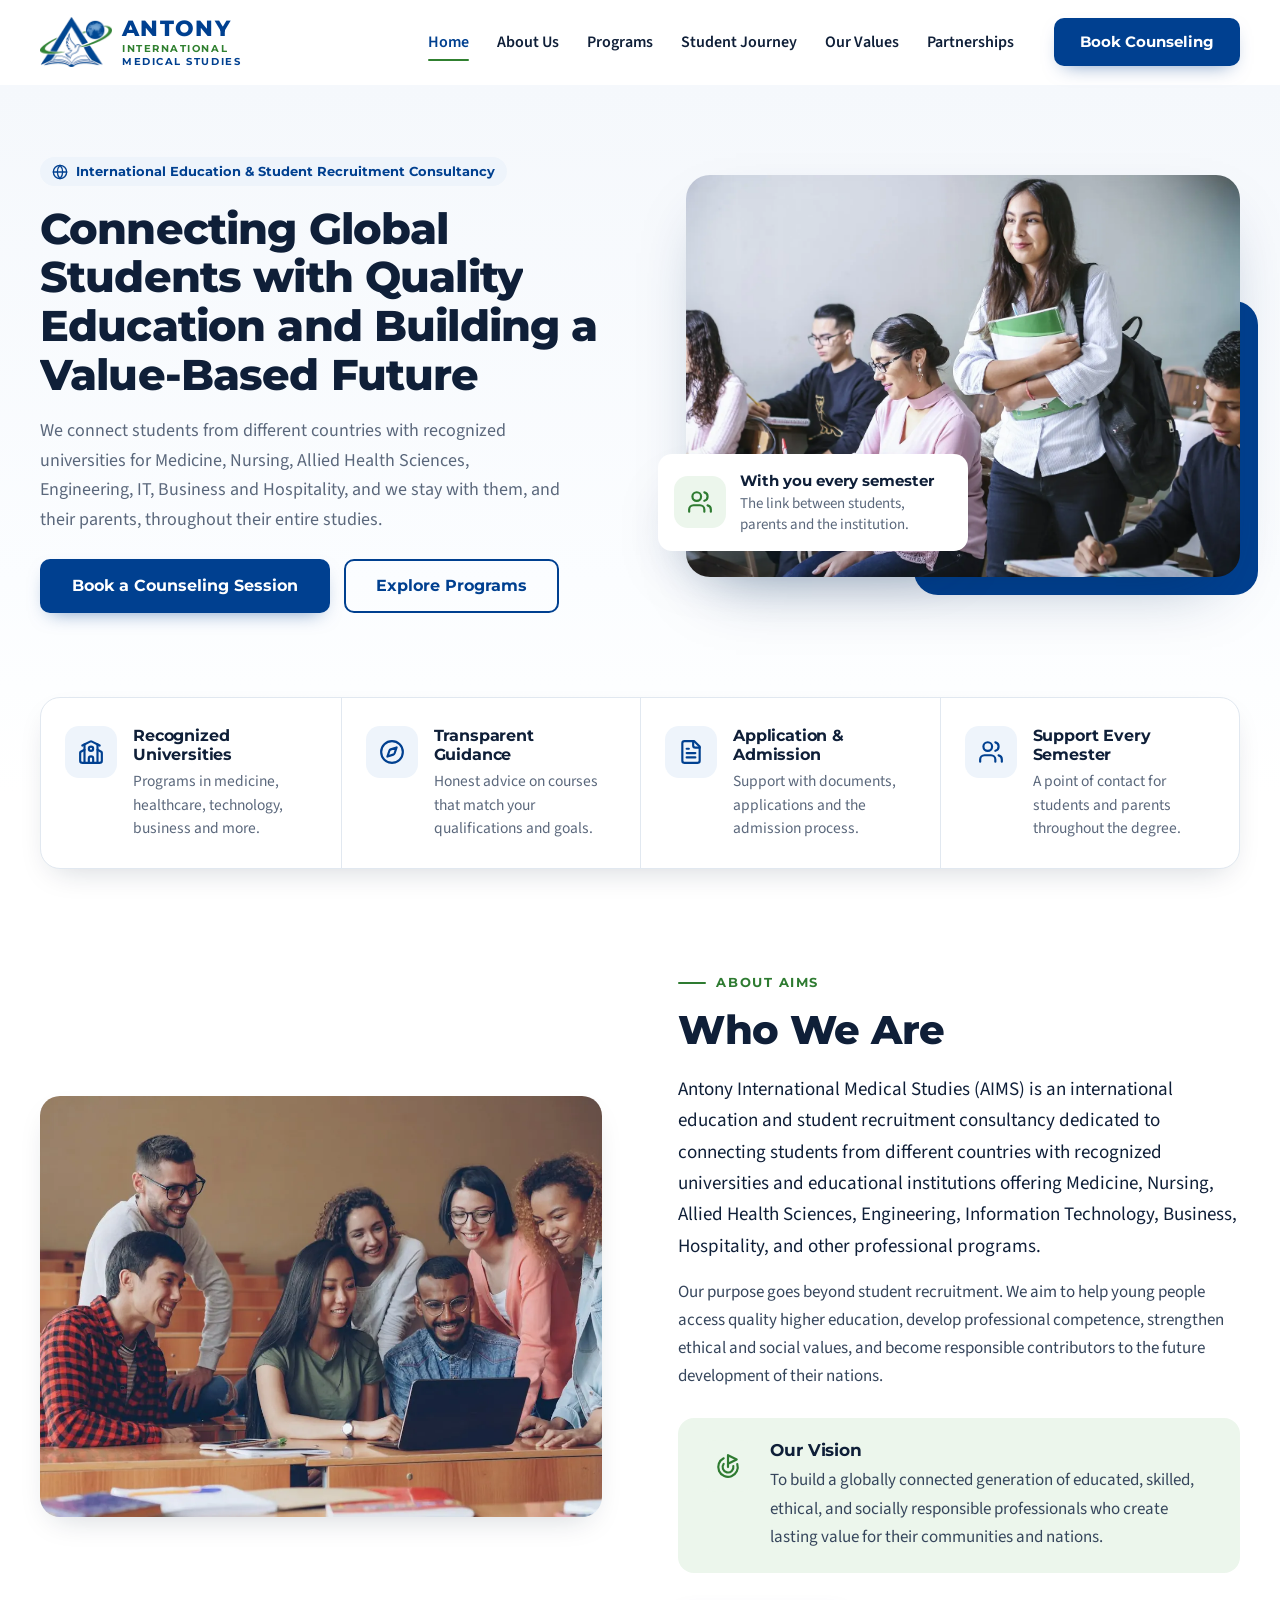
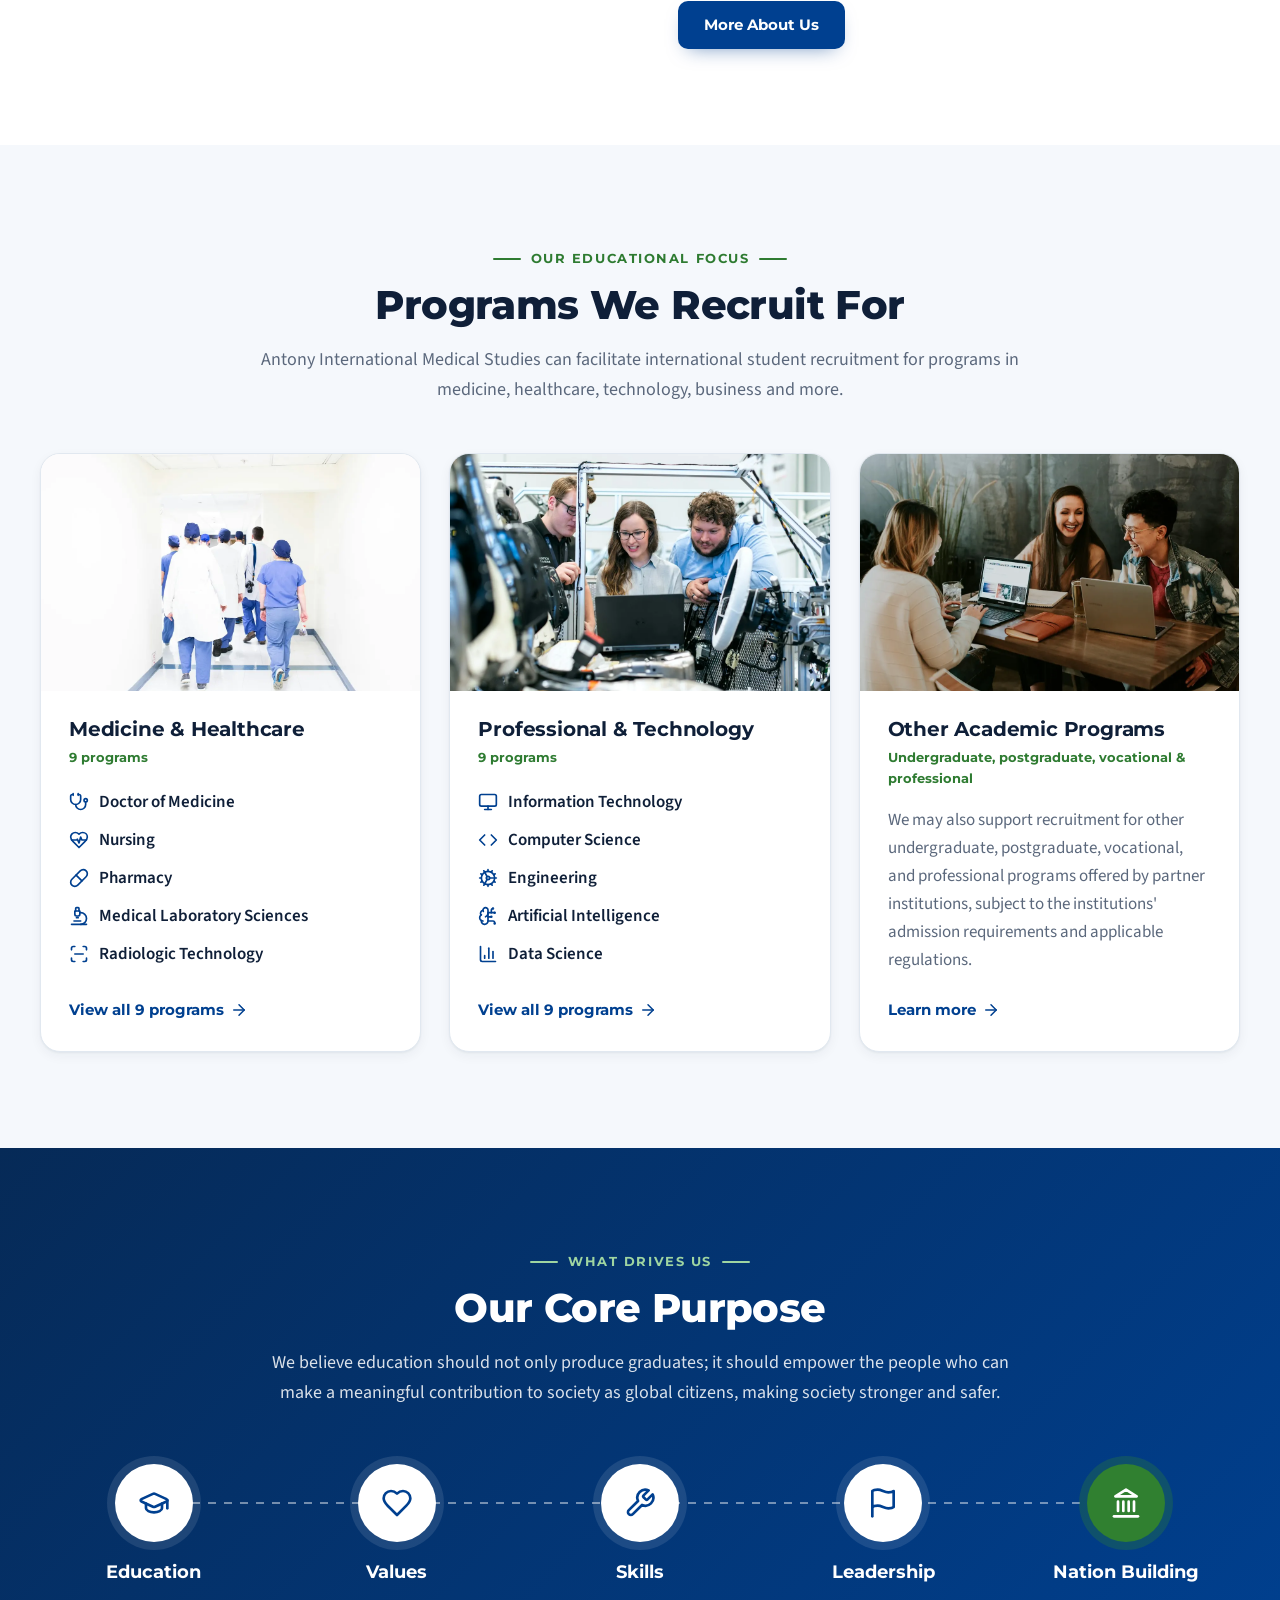
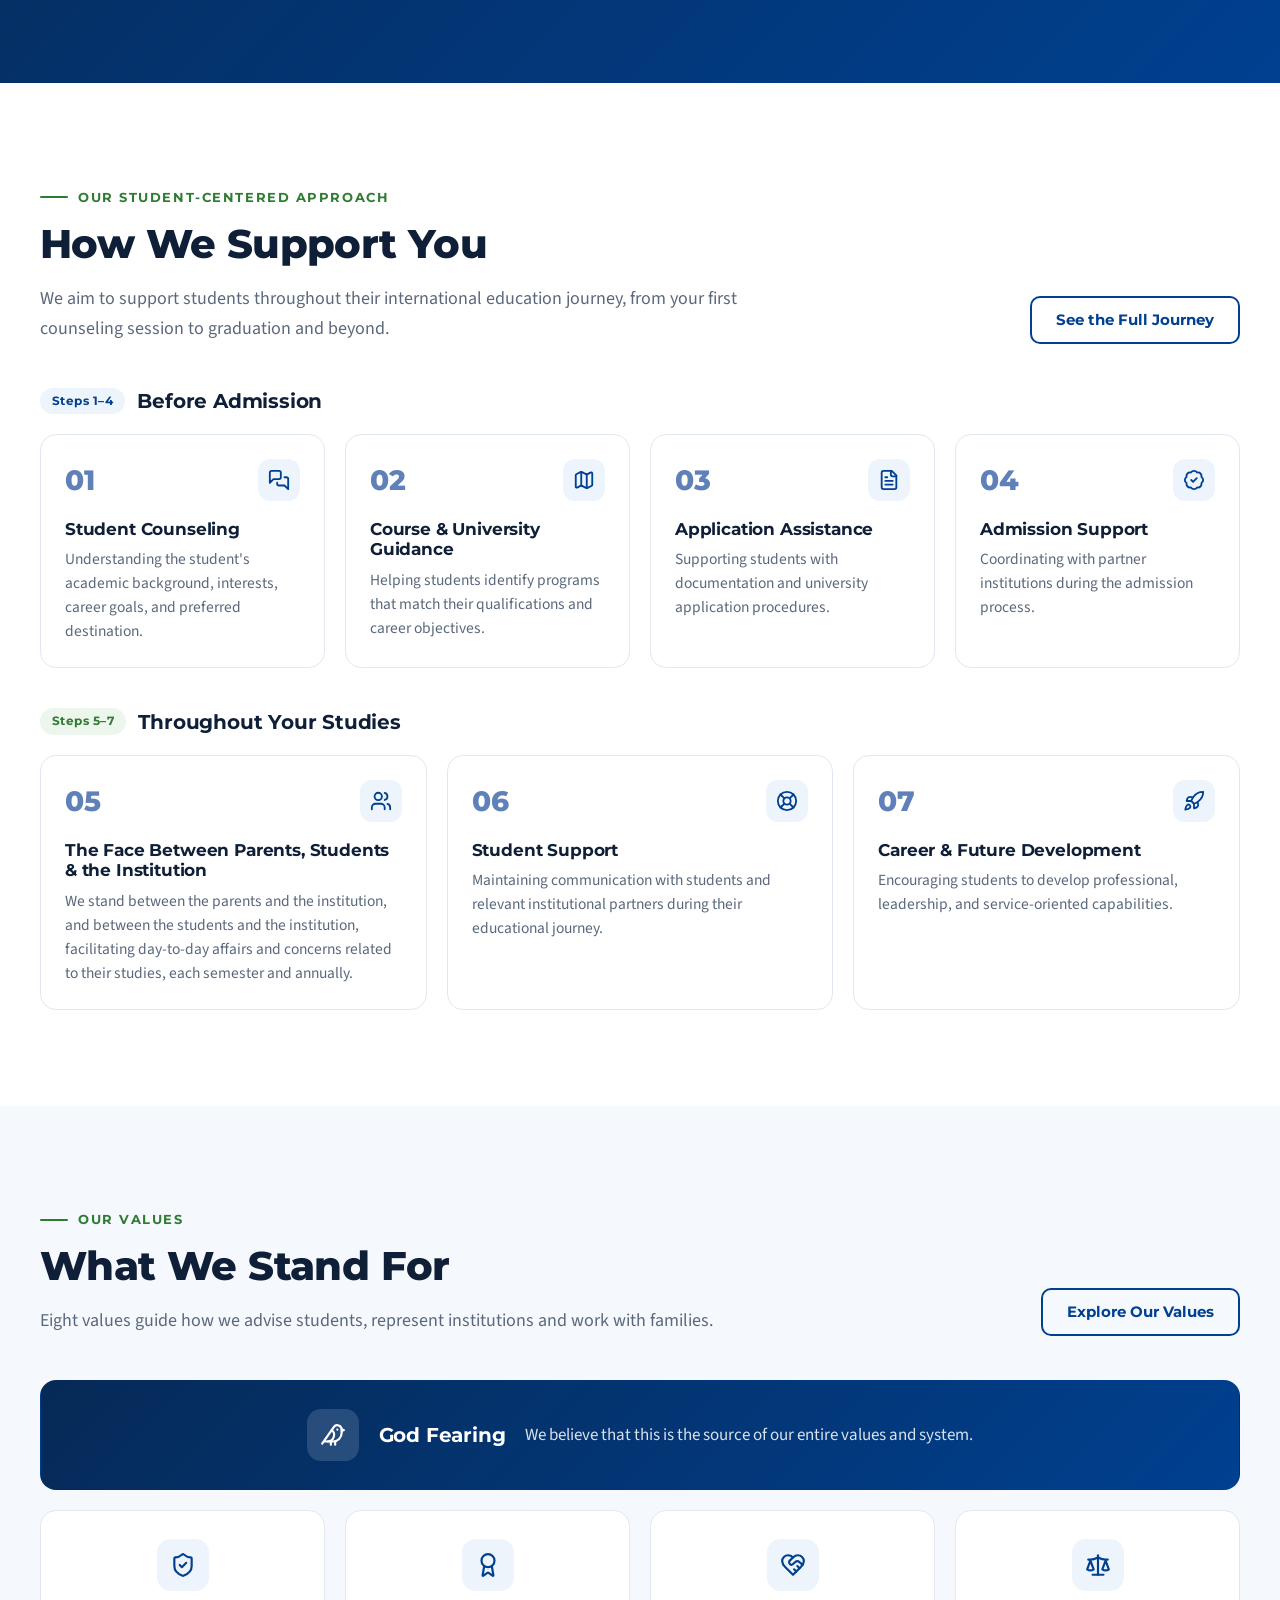
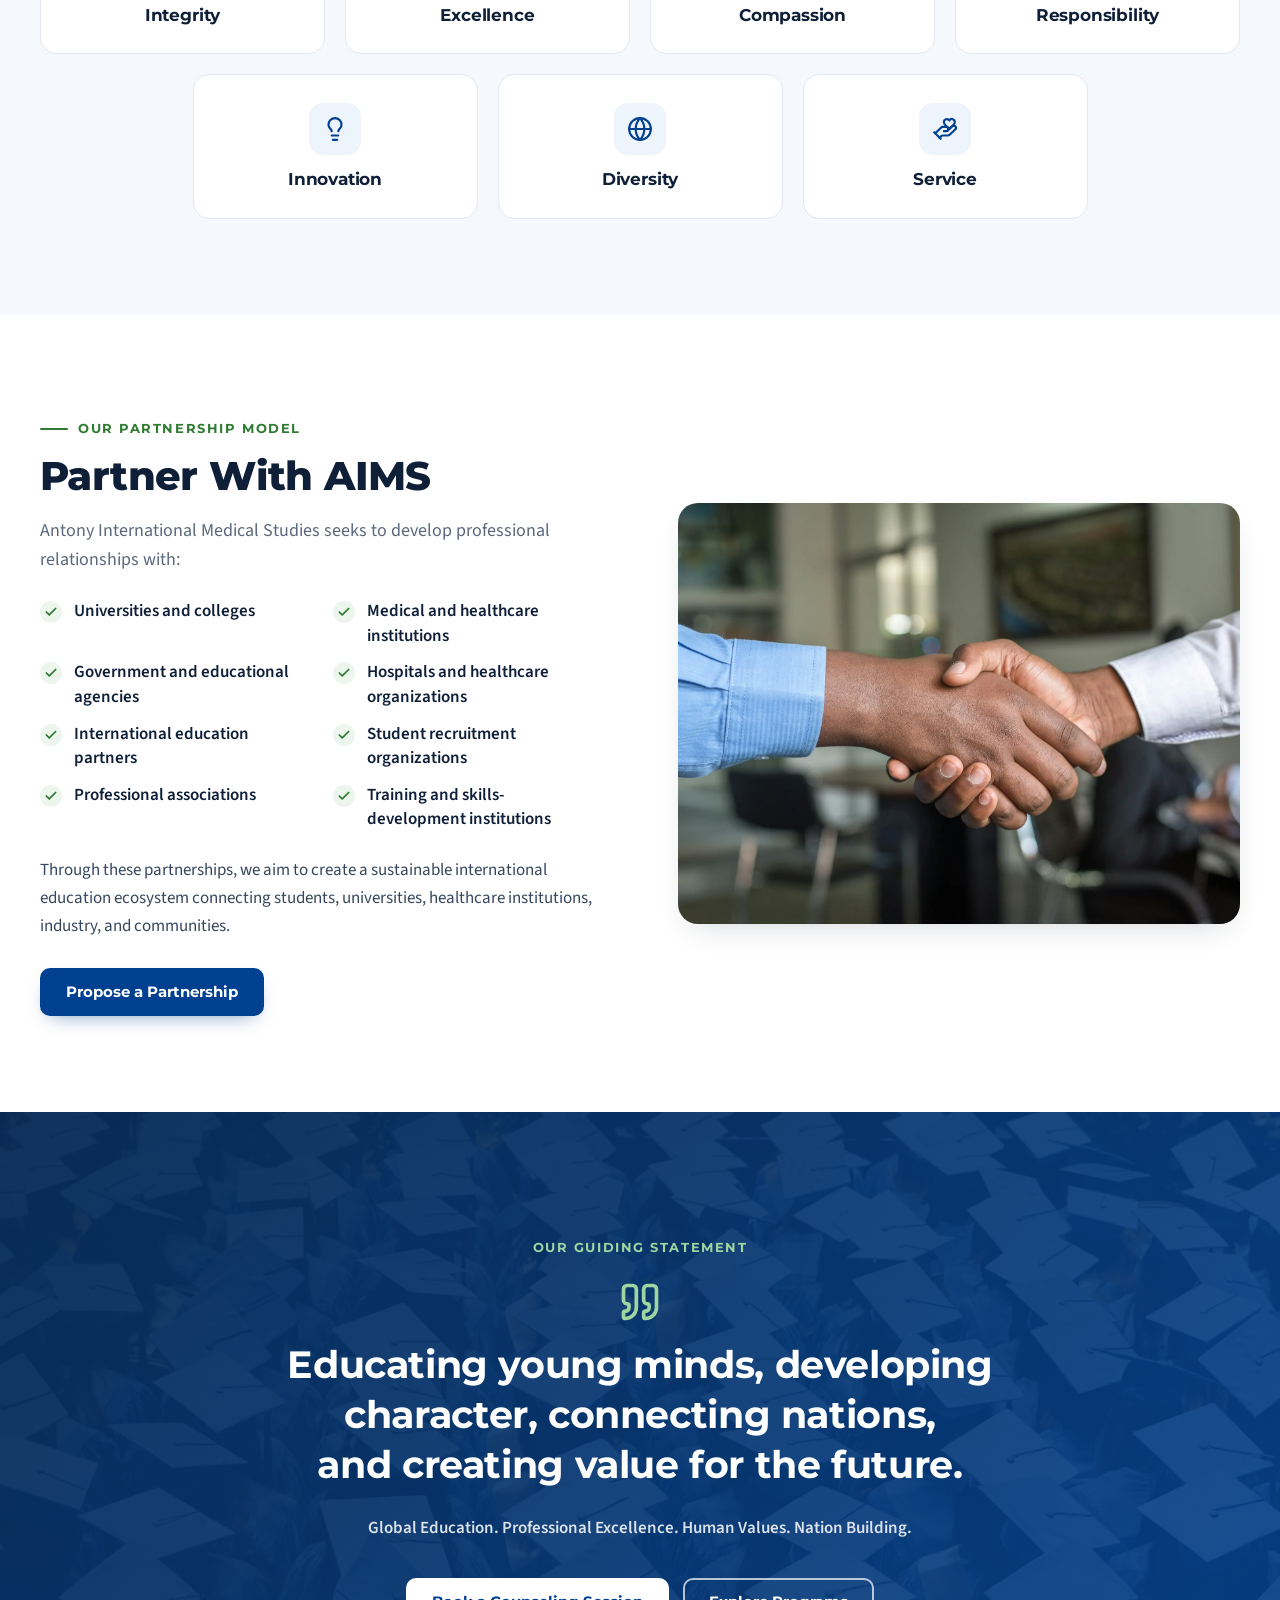
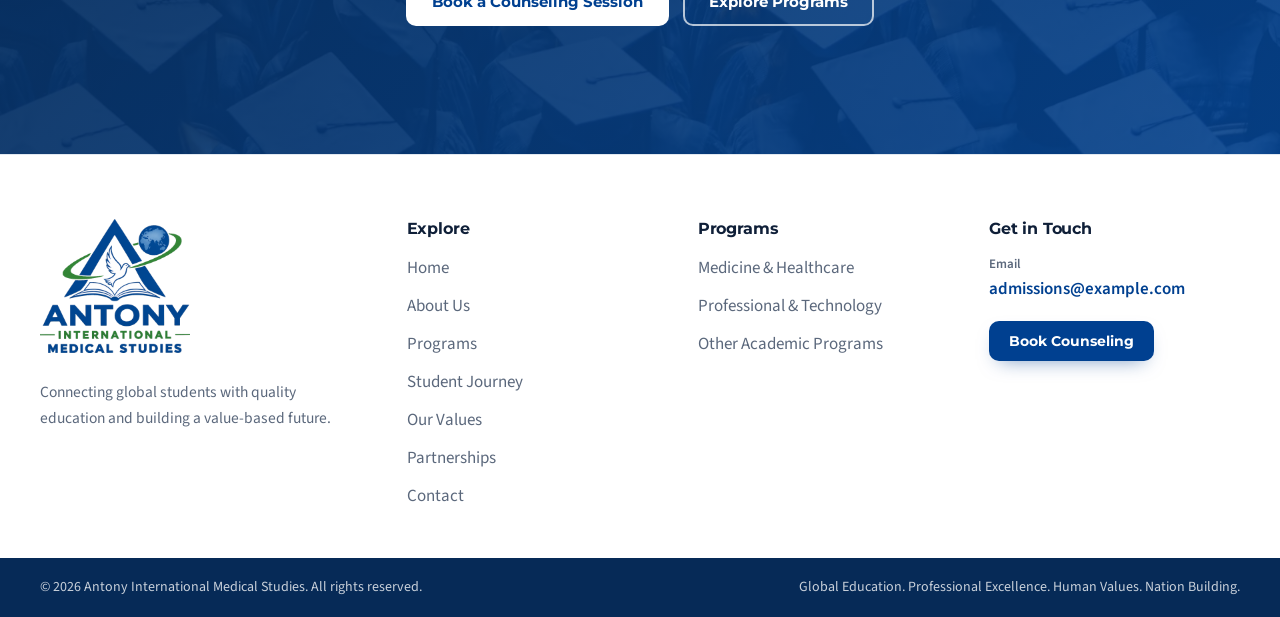
<file: index.html>
<!DOCTYPE html>
<html lang="en">
<head>
  <meta charset="utf-8">
  <meta name="viewport" content="width=device-width, initial-scale=1">
  <title>Antony International Medical Studies (AIMS) | Global Education, Professional Excellence</title>
  <meta name="description" content="Antony International Medical Studies (AIMS) connects students from different countries with recognized universities for Medicine, Nursing, Allied Health Sciences, Engineering, IT, Business and Hospitality.">
  <meta name="theme-color" content="#004090">
  <meta property="og:type" content="website">
  <meta property="og:site_name" content="Antony International Medical Studies">
  <meta property="og:title" content="Antony International Medical Studies (AIMS) | Global Education, Professional Excellence">
  <meta property="og:description" content="Antony International Medical Studies (AIMS) connects students from different countries with recognized universities for Medicine, Nursing, Allied Health Sciences, Engineering, IT, Business and Hospitality.">
  <meta property="og:image" content="assets/img/og-image.jpg">
  <meta name="twitter:card" content="summary_large_image">
  <link rel="icon" href="favicon.ico" sizes="48x48">
  <link rel="icon" href="assets/img/favicon-32.png" type="image/png" sizes="32x32">
  <link rel="apple-touch-icon" href="assets/img/apple-touch-icon.png">
  <link rel="manifest" href="site.webmanifest">
  <link rel="preconnect" href="https://fonts.googleapis.com">
  <link rel="preconnect" href="https://fonts.gstatic.com" crossorigin>
  <link href="https://fonts.googleapis.com/css2?family=Montserrat:wght@600;700;800&family=Source+Sans+3:wght@400;600;700&display=swap" rel="stylesheet">
  <link rel="stylesheet" href="assets/css/styles.css">
  <script>
    (function () {
      var d = document.documentElement;
      if (window.matchMedia && window.matchMedia("(prefers-reduced-motion: reduce)").matches) return;
      if (!("IntersectionObserver" in window)) return;
      d.classList.add("js-motion");
      setTimeout(function () { if (!window.AIMS_MOTION_READY) d.classList.remove("js-motion"); }, 3000);
    })();
  </script>
  <script type="application/ld+json">
  {
    "@context": "https://schema.org",
    "@type": "EducationalOrganization",
    "name": "Antony International Medical Studies",
    "alternateName": "AIMS",
    "slogan": "Educating young minds, developing character, connecting nations, and creating value for the future.",
    "description": "International education and student recruitment consultancy connecting students from different countries with recognized universities and educational institutions."
  }
  </script>
</head>
<body>
  <a class="skip-link" href="#main">Skip to main content</a>

  <header class="site-header" data-header>
    <div class="container header-inner">
      <a class="brand" href="index.html" aria-label="Antony International Medical Studies, home">
        <img class="brand-emblem" src="assets/img/logo-emblem.png" alt="" width="300" height="208">
        <span class="brand-text" aria-hidden="true">
          <span class="brand-name">ANTONY</span>
          <span class="brand-line brand-line-green">INTERNATIONAL</span>
          <span class="brand-line">MEDICAL STUDIES</span>
        </span>
      </a>

      <nav class="main-nav" id="main-nav" aria-label="Main" data-nav>
        <ul class="nav-list">
          <li><a href="index.html" aria-current="page">Home</a></li>
          <li><a href="about.html">About Us</a></li>
          <li><a href="programs.html">Programs</a></li>
          <li><a href="student-journey.html">Student Journey</a></li>
          <li><a href="values.html">Our Values</a></li>
          <li><a href="partners.html">Partnerships</a></li>
        </ul>
        <a class="btn btn-primary nav-cta" href="contact.html">Book Counseling</a>
      </nav>

      <button class="nav-toggle" type="button" aria-expanded="false" aria-controls="main-nav" data-nav-toggle>
        <span class="visually-hidden" data-nav-label>Open menu</span>
        <svg class="icon icon-open" xmlns="http://www.w3.org/2000/svg" viewBox="0 0 24 24" fill="none" stroke="currentColor" stroke-width="2" stroke-linecap="round" stroke-linejoin="round" aria-hidden="true" focusable="false"><line x1="4" x2="20" y1="12" y2="12" /> <line x1="4" x2="20" y1="6" y2="6" /> <line x1="4" x2="20" y1="18" y2="18" /></svg>
        <svg class="icon icon-close" xmlns="http://www.w3.org/2000/svg" viewBox="0 0 24 24" fill="none" stroke="currentColor" stroke-width="2" stroke-linecap="round" stroke-linejoin="round" aria-hidden="true" focusable="false"><path d="M18 6 6 18" /> <path d="m6 6 12 12" /></svg>
      </button>
    </div>
  </header>

  <main id="main">

    <section class="hero">
      <div class="container hero-grid">
        <div class="hero-content">
          <p class="hero-badge"><svg class="icon" xmlns="http://www.w3.org/2000/svg" viewBox="0 0 24 24" fill="none" stroke="currentColor" stroke-width="2" stroke-linecap="round" stroke-linejoin="round" aria-hidden="true" focusable="false"><circle cx="12" cy="12" r="10" /> <path d="M12 2a14.5 14.5 0 0 0 0 20 14.5 14.5 0 0 0 0-20" /> <path d="M2 12h20" /></svg> International Education &amp; Student Recruitment Consultancy</p>
          <h1 data-split>Connecting Global Students with Quality Education and Building a Value-Based Future</h1>
          <p class="hero-lede">We connect students from different countries with recognized universities for Medicine, Nursing,
            Allied Health Sciences, Engineering, IT, Business and Hospitality, and we stay with them, and their parents,
            throughout their entire studies.</p>
          <div class="hero-actions">
            <a class="btn btn-primary btn-lg" href="contact.html">Book a Counseling Session</a>
            <a class="btn btn-outline btn-lg" href="programs.html">Explore Programs</a>
          </div>
        </div>
        <div class="hero-media">
          <div class="hero-photo"><img src="assets/img/photos/hero-students.webp" alt="University students in a classroom, one standing with her books and backpack" width="1600" height="1067" fetchpriority="high" decoding="async"></div>
          <div class="hero-float">
            <span class="icon-badge icon-badge-green"><svg class="icon" xmlns="http://www.w3.org/2000/svg" viewBox="0 0 24 24" fill="none" stroke="currentColor" stroke-width="2" stroke-linecap="round" stroke-linejoin="round" aria-hidden="true" focusable="false"><path d="M16 21v-2a4 4 0 0 0-4-4H6a4 4 0 0 0-4 4v2" /> <circle cx="9" cy="7" r="4" /> <path d="M22 21v-2a4 4 0 0 0-3-3.87" /> <path d="M16 3.13a4 4 0 0 1 0 7.75" /></svg></span>
            <div>
              <p class="hero-float-title">With you every semester</p>
              <p>The link between students, parents and the institution.</p>
            </div>
          </div>
        </div>
      </div>
    </section>

    <section class="highlights-wrap" aria-label="How AIMS helps">
      <div class="container">
        <div class="highlights">
          <div class="highlight">
            <span class="icon-badge"><svg class="icon" xmlns="http://www.w3.org/2000/svg" viewBox="0 0 24 24" fill="none" stroke="currentColor" stroke-width="2" stroke-linecap="round" stroke-linejoin="round" aria-hidden="true" focusable="false"><path d="M14 22v-4a2 2 0 1 0-4 0v4" /> <path d="m18 10 3.447 1.724a1 1 0 0 1 .553.894V20a2 2 0 0 1-2 2H4a2 2 0 0 1-2-2v-7.382a1 1 0 0 1 .553-.894L6 10" /> <path d="M18 5v17" /> <path d="m4 6 7.106-3.553a2 2 0 0 1 1.788 0L20 6" /> <path d="M6 5v17" /> <circle cx="12" cy="9" r="2" /></svg></span>
            <div>
              <h3>Recognized Universities</h3>
              <p>Programs in medicine, healthcare, technology, business and more.</p>
            </div>
          </div>
          <div class="highlight">
            <span class="icon-badge"><svg class="icon" xmlns="http://www.w3.org/2000/svg" viewBox="0 0 24 24" fill="none" stroke="currentColor" stroke-width="2" stroke-linecap="round" stroke-linejoin="round" aria-hidden="true" focusable="false"><path d="m16.24 7.76-1.804 5.411a2 2 0 0 1-1.265 1.265L7.76 16.24l1.804-5.411a2 2 0 0 1 1.265-1.265z" /> <circle cx="12" cy="12" r="10" /></svg></span>
            <div>
              <h3>Transparent Guidance</h3>
              <p>Honest advice on courses that match your qualifications and goals.</p>
            </div>
          </div>
          <div class="highlight">
            <span class="icon-badge"><svg class="icon" xmlns="http://www.w3.org/2000/svg" viewBox="0 0 24 24" fill="none" stroke="currentColor" stroke-width="2" stroke-linecap="round" stroke-linejoin="round" aria-hidden="true" focusable="false"><path d="M15 2H6a2 2 0 0 0-2 2v16a2 2 0 0 0 2 2h12a2 2 0 0 0 2-2V7Z" /> <path d="M14 2v4a2 2 0 0 0 2 2h4" /> <path d="M10 9H8" /> <path d="M16 13H8" /> <path d="M16 17H8" /></svg></span>
            <div>
              <h3>Application &amp; Admission</h3>
              <p>Support with documents, applications and the admission process.</p>
            </div>
          </div>
          <div class="highlight">
            <span class="icon-badge"><svg class="icon" xmlns="http://www.w3.org/2000/svg" viewBox="0 0 24 24" fill="none" stroke="currentColor" stroke-width="2" stroke-linecap="round" stroke-linejoin="round" aria-hidden="true" focusable="false"><path d="M16 21v-2a4 4 0 0 0-4-4H6a4 4 0 0 0-4 4v2" /> <circle cx="9" cy="7" r="4" /> <path d="M22 21v-2a4 4 0 0 0-3-3.87" /> <path d="M16 3.13a4 4 0 0 1 0 7.75" /></svg></span>
            <div>
              <h3>Support Every Semester</h3>
              <p>A point of contact for students and parents throughout the degree.</p>
            </div>
          </div>
        </div>
      </div>
    </section>

    <section class="section" aria-labelledby="who-title">
      <div class="container split">
        <div class="split-media">
          <div class="photo-frame"><img src="assets/img/photos/students-collaborating.webp" alt="A diverse group of students working together around a laptop in a lecture hall" width="1400" height="788" loading="lazy" decoding="async"></div>
        </div>
        <div class="split-content">
          <div class="section-head">
          <p class="section-label">About AIMS</p>
          <h2 class="section-title" id="who-title">Who We Are</h2>
        </div>
          <p class="lead">Antony International Medical Studies (AIMS) is an international education and student recruitment consultancy dedicated to connecting students from different countries with recognized universities and educational institutions offering Medicine, Nursing, Allied Health Sciences, Engineering, Information Technology, Business, Hospitality, and other professional programs.</p>
          <p>Our purpose goes beyond student recruitment. We aim to help young people access quality higher education, develop professional competence, strengthen ethical and social values, and become responsible contributors to the future development of their nations.</p>
          <div class="vision-callout">
            <span class="icon-badge icon-badge-green"><svg class="icon" xmlns="http://www.w3.org/2000/svg" viewBox="0 0 24 24" fill="none" stroke="currentColor" stroke-width="2" stroke-linecap="round" stroke-linejoin="round" aria-hidden="true" focusable="false"><path d="M12 13V2l8 4-8 4" /> <path d="M20.561 10.222a9 9 0 1 1-12.55-5.29" /> <path d="M8.002 9.997a5 5 0 1 0 8.9 2.02" /></svg></span>
            <div>
              <h3>Our Vision</h3>
              <p>To build a globally connected generation of educated, skilled, ethical, and socially responsible professionals who create lasting value for their communities and nations.</p>
            </div>
          </div>
          <a class="btn btn-primary" href="about.html">More About Us</a>
        </div>
      </div>
    </section>

    <section class="section section-soft" aria-labelledby="programs-title">
      <div class="container">
        <div class="section-head section-head-center">
          <p class="section-label">Our Educational Focus</p>
          <h2 class="section-title" id="programs-title">Programs We Recruit For</h2>
          <p class="section-intro">Antony International Medical Studies can facilitate international student recruitment for programs in medicine, healthcare, technology, business and more.</p>
        </div>
        <div class="program-cards">
          <article class="program-card">
            <div class="program-card-media"><img src="assets/img/photos/medicine-healthcare.webp" alt="Healthcare professionals in scrubs walking along a hospital corridor" width="1200" height="800" loading="lazy" decoding="async"></div>
            <div class="program-card-body">
              <h3>Medicine &amp; Healthcare</h3>
              <p class="program-card-count">9 programs</p>
              <ul class="program-card-list">
                <li><svg class="icon" xmlns="http://www.w3.org/2000/svg" viewBox="0 0 24 24" fill="none" stroke="currentColor" stroke-width="2" stroke-linecap="round" stroke-linejoin="round" aria-hidden="true" focusable="false"><path d="M11 2v2" /> <path d="M5 2v2" /> <path d="M5 3H4a2 2 0 0 0-2 2v4a6 6 0 0 0 12 0V5a2 2 0 0 0-2-2h-1" /> <path d="M8 15a6 6 0 0 0 12 0v-3" /> <circle cx="20" cy="10" r="2" /></svg><span>Doctor of Medicine</span></li>
                <li><svg class="icon" xmlns="http://www.w3.org/2000/svg" viewBox="0 0 24 24" fill="none" stroke="currentColor" stroke-width="2" stroke-linecap="round" stroke-linejoin="round" aria-hidden="true" focusable="false"><path d="M19 14c1.49-1.46 3-3.21 3-5.5A5.5 5.5 0 0 0 16.5 3c-1.76 0-3 .5-4.5 2-1.5-1.5-2.74-2-4.5-2A5.5 5.5 0 0 0 2 8.5c0 2.3 1.5 4.05 3 5.5l7 7Z" /> <path d="M3.22 12H9.5l.5-1 2 4.5 2-7 1.5 3.5h5.27" /></svg><span>Nursing</span></li>
                <li><svg class="icon" xmlns="http://www.w3.org/2000/svg" viewBox="0 0 24 24" fill="none" stroke="currentColor" stroke-width="2" stroke-linecap="round" stroke-linejoin="round" aria-hidden="true" focusable="false"><path d="m10.5 20.5 10-10a4.95 4.95 0 1 0-7-7l-10 10a4.95 4.95 0 1 0 7 7Z" /> <path d="m8.5 8.5 7 7" /></svg><span>Pharmacy</span></li>
                <li><svg class="icon" xmlns="http://www.w3.org/2000/svg" viewBox="0 0 24 24" fill="none" stroke="currentColor" stroke-width="2" stroke-linecap="round" stroke-linejoin="round" aria-hidden="true" focusable="false"><path d="M6 18h8" /> <path d="M3 22h18" /> <path d="M14 22a7 7 0 1 0 0-14h-1" /> <path d="M9 14h2" /> <path d="M9 12a2 2 0 0 1-2-2V6h6v4a2 2 0 0 1-2 2Z" /> <path d="M12 6V3a1 1 0 0 0-1-1H9a1 1 0 0 0-1 1v3" /></svg><span>Medical Laboratory Sciences</span></li>
                <li><svg class="icon" xmlns="http://www.w3.org/2000/svg" viewBox="0 0 24 24" fill="none" stroke="currentColor" stroke-width="2" stroke-linecap="round" stroke-linejoin="round" aria-hidden="true" focusable="false"><path d="M3 7V5a2 2 0 0 1 2-2h2" /> <path d="M17 3h2a2 2 0 0 1 2 2v2" /> <path d="M21 17v2a2 2 0 0 1-2 2h-2" /> <path d="M7 21H5a2 2 0 0 1-2-2v-2" /> <path d="M7 12h10" /></svg><span>Radiologic Technology</span></li>
              </ul>
              <a class="link-arrow" href="programs.html#medicine">View all 9 programs <svg class="icon" xmlns="http://www.w3.org/2000/svg" viewBox="0 0 24 24" fill="none" stroke="currentColor" stroke-width="2" stroke-linecap="round" stroke-linejoin="round" aria-hidden="true" focusable="false"><path d="M5 12h14" /> <path d="m12 5 7 7-7 7" /></svg></a>
            </div>
          </article>
          <article class="program-card">
            <div class="program-card-media"><img src="assets/img/photos/technology-engineering.webp" alt="Engineers working together on a laptop in a technology lab" width="1200" height="800" loading="lazy" decoding="async"></div>
            <div class="program-card-body">
              <h3>Professional &amp; Technology</h3>
              <p class="program-card-count">9 programs</p>
              <ul class="program-card-list">
                <li><svg class="icon" xmlns="http://www.w3.org/2000/svg" viewBox="0 0 24 24" fill="none" stroke="currentColor" stroke-width="2" stroke-linecap="round" stroke-linejoin="round" aria-hidden="true" focusable="false"><rect width="20" height="14" x="2" y="3" rx="2" /> <line x1="8" x2="16" y1="21" y2="21" /> <line x1="12" x2="12" y1="17" y2="21" /></svg><span>Information Technology</span></li>
                <li><svg class="icon" xmlns="http://www.w3.org/2000/svg" viewBox="0 0 24 24" fill="none" stroke="currentColor" stroke-width="2" stroke-linecap="round" stroke-linejoin="round" aria-hidden="true" focusable="false"><polyline points="16 18 22 12 16 6" /> <polyline points="8 6 2 12 8 18" /></svg><span>Computer Science</span></li>
                <li><svg class="icon" xmlns="http://www.w3.org/2000/svg" viewBox="0 0 24 24" fill="none" stroke="currentColor" stroke-width="2" stroke-linecap="round" stroke-linejoin="round" aria-hidden="true" focusable="false"><path d="M12 20a8 8 0 1 0 0-16 8 8 0 0 0 0 16Z" /> <path d="M12 14a2 2 0 1 0 0-4 2 2 0 0 0 0 4Z" /> <path d="M12 2v2" /> <path d="M12 22v-2" /> <path d="m17 20.66-1-1.73" /> <path d="M11 10.27 7 3.34" /> <path d="m20.66 17-1.73-1" /> <path d="m3.34 7 1.73 1" /> <path d="M14 12h8" /> <path d="M2 12h2" /> <path d="m20.66 7-1.73 1" /> <path d="m3.34 17 1.73-1" /> <path d="m17 3.34-1 1.73" /> <path d="m11 13.73-4 6.93" /></svg><span>Engineering</span></li>
                <li><svg class="icon" xmlns="http://www.w3.org/2000/svg" viewBox="0 0 24 24" fill="none" stroke="currentColor" stroke-width="2" stroke-linecap="round" stroke-linejoin="round" aria-hidden="true" focusable="false"><path d="M12 5a3 3 0 1 0-5.997.125 4 4 0 0 0-2.526 5.77 4 4 0 0 0 .556 6.588A4 4 0 1 0 12 18Z" /> <path d="M9 13a4.5 4.5 0 0 0 3-4" /> <path d="M6.003 5.125A3 3 0 0 0 6.401 6.5" /> <path d="M3.477 10.896a4 4 0 0 1 .585-.396" /> <path d="M6 18a4 4 0 0 1-1.967-.516" /> <path d="M12 13h4" /> <path d="M12 18h6a2 2 0 0 1 2 2v1" /> <path d="M12 8h8" /> <path d="M16 8V5a2 2 0 0 1 2-2" /> <circle cx="16" cy="13" r=".5" /> <circle cx="18" cy="3" r=".5" /> <circle cx="20" cy="21" r=".5" /> <circle cx="20" cy="8" r=".5" /></svg><span>Artificial Intelligence</span></li>
                <li><svg class="icon" xmlns="http://www.w3.org/2000/svg" viewBox="0 0 24 24" fill="none" stroke="currentColor" stroke-width="2" stroke-linecap="round" stroke-linejoin="round" aria-hidden="true" focusable="false"><path d="M3 3v16a2 2 0 0 0 2 2h16" /> <path d="M18 17V9" /> <path d="M13 17V5" /> <path d="M8 17v-3" /></svg><span>Data Science</span></li>
              </ul>
              <a class="link-arrow" href="programs.html#professional">View all 9 programs <svg class="icon" xmlns="http://www.w3.org/2000/svg" viewBox="0 0 24 24" fill="none" stroke="currentColor" stroke-width="2" stroke-linecap="round" stroke-linejoin="round" aria-hidden="true" focusable="false"><path d="M5 12h14" /> <path d="m12 5 7 7-7 7" /></svg></a>
            </div>
          </article>
          <article class="program-card">
            <div class="program-card-media"><img src="assets/img/photos/students-studying.webp" alt="Three students studying together with laptops at a table" width="1200" height="800" loading="lazy" decoding="async"></div>
            <div class="program-card-body">
              <h3>Other Academic Programs</h3>
              <p class="program-card-count">Undergraduate, postgraduate, vocational &amp; professional</p>
              <p class="program-card-text">We may also support recruitment for other undergraduate, postgraduate, vocational, and professional programs offered by partner institutions, subject to the institutions' admission requirements and applicable regulations.</p>
              <a class="link-arrow" href="programs.html#other">Learn more <svg class="icon" xmlns="http://www.w3.org/2000/svg" viewBox="0 0 24 24" fill="none" stroke="currentColor" stroke-width="2" stroke-linecap="round" stroke-linejoin="round" aria-hidden="true" focusable="false"><path d="M5 12h14" /> <path d="m12 5 7 7-7 7" /></svg></a>
            </div>
          </article>
        </div>
      </div>
    </section>

    <section class="section section-navy purpose" aria-labelledby="purpose-title">
      <div class="container">
        <div class="section-head section-head-center">
          <p class="section-label">What Drives Us</p>
          <h2 class="section-title" id="purpose-title">Our Core Purpose</h2>
          <p class="section-intro">We believe education should not only produce graduates; it should empower the people who can make a meaningful contribution to society as global citizens, making society stronger and safer.</p>
        </div>
        <ol class="track">
            <li class="track-step">
              <span class="track-icon"><svg class="icon" xmlns="http://www.w3.org/2000/svg" viewBox="0 0 24 24" fill="none" stroke="currentColor" stroke-width="2" stroke-linecap="round" stroke-linejoin="round" aria-hidden="true" focusable="false"><path d="M21.42 10.922a1 1 0 0 0-.019-1.838L12.83 5.18a2 2 0 0 0-1.66 0L2.6 9.08a1 1 0 0 0 0 1.832l8.57 3.908a2 2 0 0 0 1.66 0z" /> <path d="M22 10v6" /> <path d="M6 12.5V16a6 3 0 0 0 12 0v-3.5" /></svg></span>
              <span class="track-label">Education</span>
            </li>
            <li class="track-step">
              <span class="track-icon"><svg class="icon" xmlns="http://www.w3.org/2000/svg" viewBox="0 0 24 24" fill="none" stroke="currentColor" stroke-width="2" stroke-linecap="round" stroke-linejoin="round" aria-hidden="true" focusable="false"><path d="M19 14c1.49-1.46 3-3.21 3-5.5A5.5 5.5 0 0 0 16.5 3c-1.76 0-3 .5-4.5 2-1.5-1.5-2.74-2-4.5-2A5.5 5.5 0 0 0 2 8.5c0 2.3 1.5 4.05 3 5.5l7 7Z" /></svg></span>
              <span class="track-label">Values</span>
            </li>
            <li class="track-step">
              <span class="track-icon"><svg class="icon" xmlns="http://www.w3.org/2000/svg" viewBox="0 0 24 24" fill="none" stroke="currentColor" stroke-width="2" stroke-linecap="round" stroke-linejoin="round" aria-hidden="true" focusable="false"><path d="M14.7 6.3a1 1 0 0 0 0 1.4l1.6 1.6a1 1 0 0 0 1.4 0l3.77-3.77a6 6 0 0 1-7.94 7.94l-6.91 6.91a2.12 2.12 0 0 1-3-3l6.91-6.91a6 6 0 0 1 7.94-7.94l-3.76 3.76z" /></svg></span>
              <span class="track-label">Skills</span>
            </li>
            <li class="track-step">
              <span class="track-icon"><svg class="icon" xmlns="http://www.w3.org/2000/svg" viewBox="0 0 24 24" fill="none" stroke="currentColor" stroke-width="2" stroke-linecap="round" stroke-linejoin="round" aria-hidden="true" focusable="false"><path d="M4 15s1-1 4-1 5 2 8 2 4-1 4-1V3s-1 1-4 1-5-2-8-2-4 1-4 1z" /> <line x1="4" x2="4" y1="22" y2="15" /></svg></span>
              <span class="track-label">Leadership</span>
            </li>
            <li class="track-step track-step-final">
              <span class="track-icon"><svg class="icon" xmlns="http://www.w3.org/2000/svg" viewBox="0 0 24 24" fill="none" stroke="currentColor" stroke-width="2" stroke-linecap="round" stroke-linejoin="round" aria-hidden="true" focusable="false"><line x1="3" x2="21" y1="22" y2="22" /> <line x1="6" x2="6" y1="18" y2="11" /> <line x1="10" x2="10" y1="18" y2="11" /> <line x1="14" x2="14" y1="18" y2="11" /> <line x1="18" x2="18" y1="18" y2="11" /> <polygon points="12 2 20 7 4 7" /></svg></span>
              <span class="track-label">Nation Building</span>
            </li>
          </ol>
      </div>
    </section>

    <section class="section" aria-labelledby="journey-title">
      <div class="container">
        <div class="section-head-row">
          <div class="section-head">
          <p class="section-label">Our Student-Centered Approach</p>
          <h2 class="section-title" id="journey-title">How We Support You</h2>
          <p class="section-intro">We aim to support students throughout their international education journey, from your first counseling session to graduation and beyond.</p>
        </div>
          <a class="btn btn-outline" href="student-journey.html">See the Full Journey</a>
        </div>
        <h3 class="phase"><span class="phase-pill">Steps 1&ndash;4</span> Before Admission</h3>
        <ol class="step-cards">
            <li class="step-card">
              <div class="step-card-top">
                <span class="step-num">01</span>
                <span class="icon-badge icon-badge-sm"><svg class="icon" xmlns="http://www.w3.org/2000/svg" viewBox="0 0 24 24" fill="none" stroke="currentColor" stroke-width="2" stroke-linecap="round" stroke-linejoin="round" aria-hidden="true" focusable="false"><path d="M14 9a2 2 0 0 1-2 2H6l-4 4V4a2 2 0 0 1 2-2h8a2 2 0 0 1 2 2z" /> <path d="M18 9h2a2 2 0 0 1 2 2v11l-4-4h-6a2 2 0 0 1-2-2v-1" /></svg></span>
              </div>
              <h3>Student Counseling</h3>
              <p>Understanding the student's academic background, interests, career goals, and preferred destination.</p>
            </li>
            <li class="step-card">
              <div class="step-card-top">
                <span class="step-num">02</span>
                <span class="icon-badge icon-badge-sm"><svg class="icon" xmlns="http://www.w3.org/2000/svg" viewBox="0 0 24 24" fill="none" stroke="currentColor" stroke-width="2" stroke-linecap="round" stroke-linejoin="round" aria-hidden="true" focusable="false"><path d="M14.106 5.553a2 2 0 0 0 1.788 0l3.659-1.83A1 1 0 0 1 21 4.619v12.764a1 1 0 0 1-.553.894l-4.553 2.277a2 2 0 0 1-1.788 0l-4.212-2.106a2 2 0 0 0-1.788 0l-3.659 1.83A1 1 0 0 1 3 19.381V6.618a1 1 0 0 1 .553-.894l4.553-2.277a2 2 0 0 1 1.788 0z" /> <path d="M15 5.764v15" /> <path d="M9 3.236v15" /></svg></span>
              </div>
              <h3>Course &amp; University Guidance</h3>
              <p>Helping students identify programs that match their qualifications and career objectives.</p>
            </li>
            <li class="step-card">
              <div class="step-card-top">
                <span class="step-num">03</span>
                <span class="icon-badge icon-badge-sm"><svg class="icon" xmlns="http://www.w3.org/2000/svg" viewBox="0 0 24 24" fill="none" stroke="currentColor" stroke-width="2" stroke-linecap="round" stroke-linejoin="round" aria-hidden="true" focusable="false"><path d="M15 2H6a2 2 0 0 0-2 2v16a2 2 0 0 0 2 2h12a2 2 0 0 0 2-2V7Z" /> <path d="M14 2v4a2 2 0 0 0 2 2h4" /> <path d="M10 9H8" /> <path d="M16 13H8" /> <path d="M16 17H8" /></svg></span>
              </div>
              <h3>Application Assistance</h3>
              <p>Supporting students with documentation and university application procedures.</p>
            </li>
            <li class="step-card">
              <div class="step-card-top">
                <span class="step-num">04</span>
                <span class="icon-badge icon-badge-sm"><svg class="icon" xmlns="http://www.w3.org/2000/svg" viewBox="0 0 24 24" fill="none" stroke="currentColor" stroke-width="2" stroke-linecap="round" stroke-linejoin="round" aria-hidden="true" focusable="false"><path d="M3.85 8.62a4 4 0 0 1 4.78-4.77 4 4 0 0 1 6.74 0 4 4 0 0 1 4.78 4.78 4 4 0 0 1 0 6.74 4 4 0 0 1-4.77 4.78 4 4 0 0 1-6.75 0 4 4 0 0 1-4.78-4.77 4 4 0 0 1 0-6.76Z" /> <path d="m9 12 2 2 4-4" /></svg></span>
              </div>
              <h3>Admission Support</h3>
              <p>Coordinating with partner institutions during the admission process.</p>
            </li>
        </ol>
        <h3 class="phase phase-gap"><span class="phase-pill phase-pill-green">Steps 5&ndash;7</span> Throughout Your Studies</h3>
        <ol class="step-cards step-cards-3" start="5">
            <li class="step-card">
              <div class="step-card-top">
                <span class="step-num">05</span>
                <span class="icon-badge icon-badge-sm"><svg class="icon" xmlns="http://www.w3.org/2000/svg" viewBox="0 0 24 24" fill="none" stroke="currentColor" stroke-width="2" stroke-linecap="round" stroke-linejoin="round" aria-hidden="true" focusable="false"><path d="M16 21v-2a4 4 0 0 0-4-4H6a4 4 0 0 0-4 4v2" /> <circle cx="9" cy="7" r="4" /> <path d="M22 21v-2a4 4 0 0 0-3-3.87" /> <path d="M16 3.13a4 4 0 0 1 0 7.75" /></svg></span>
              </div>
              <h3>The Face Between Parents, Students &amp; the Institution</h3>
              <p>We stand between the parents and the institution, and between the students and the institution, facilitating day-to-day affairs and concerns related to their studies, each semester and annually.</p>
            </li>
            <li class="step-card">
              <div class="step-card-top">
                <span class="step-num">06</span>
                <span class="icon-badge icon-badge-sm"><svg class="icon" xmlns="http://www.w3.org/2000/svg" viewBox="0 0 24 24" fill="none" stroke="currentColor" stroke-width="2" stroke-linecap="round" stroke-linejoin="round" aria-hidden="true" focusable="false"><circle cx="12" cy="12" r="10" /> <path d="m4.93 4.93 4.24 4.24" /> <path d="m14.83 9.17 4.24-4.24" /> <path d="m14.83 14.83 4.24 4.24" /> <path d="m9.17 14.83-4.24 4.24" /> <circle cx="12" cy="12" r="4" /></svg></span>
              </div>
              <h3>Student Support</h3>
              <p>Maintaining communication with students and relevant institutional partners during their educational journey.</p>
            </li>
            <li class="step-card">
              <div class="step-card-top">
                <span class="step-num">07</span>
                <span class="icon-badge icon-badge-sm"><svg class="icon" xmlns="http://www.w3.org/2000/svg" viewBox="0 0 24 24" fill="none" stroke="currentColor" stroke-width="2" stroke-linecap="round" stroke-linejoin="round" aria-hidden="true" focusable="false"><path d="M4.5 16.5c-1.5 1.26-2 5-2 5s3.74-.5 5-2c.71-.84.7-2.13-.09-2.91a2.18 2.18 0 0 0-2.91-.09z" /> <path d="m12 15-3-3a22 22 0 0 1 2-3.95A12.88 12.88 0 0 1 22 2c0 2.72-.78 7.5-6 11a22.35 22.35 0 0 1-4 2z" /> <path d="M9 12H4s.55-3.03 2-4c1.62-1.08 5 0 5 0" /> <path d="M12 15v5s3.03-.55 4-2c1.08-1.62 0-5 0-5" /></svg></span>
              </div>
              <h3>Career &amp; Future Development</h3>
              <p>Encouraging students to develop professional, leadership, and service-oriented capabilities.</p>
            </li>
        </ol>
      </div>
    </section>

    <section class="section section-soft" aria-labelledby="values-title">
      <div class="container">
        <div class="section-head-row">
          <div class="section-head">
          <p class="section-label">Our Values</p>
          <h2 class="section-title" id="values-title">What We Stand For</h2>
          <p class="section-intro">Eight values guide how we advise students, represent institutions and work with families.</p>
        </div>
          <a class="btn btn-outline" href="values.html">Explore Our Values</a>
        </div>
        <ul class="value-tiles">
          <li class="value-tile value-tile-feature">
            <span class="icon-badge"><svg class="icon" xmlns="http://www.w3.org/2000/svg" viewBox="0 0 24 24" fill="none" stroke="currentColor" stroke-width="2" stroke-linecap="round" stroke-linejoin="round" aria-hidden="true" focusable="false"><path d="M16 7h.01" /> <path d="M3.4 18H12a8 8 0 0 0 8-8V7a4 4 0 0 0-7.28-2.3L2 20" /> <path d="m20 7 2 .5-2 .5" /> <path d="M10 18v3" /> <path d="M14 17.75V21" /> <path d="M7 18a6 6 0 0 0 3.84-10.61" /></svg></span>
            <h3>God Fearing</h3>
            <p>We believe that this is the source of our entire values and system.</p>
          </li>
          <li class="value-tile">
            <span class="icon-badge"><svg class="icon" xmlns="http://www.w3.org/2000/svg" viewBox="0 0 24 24" fill="none" stroke="currentColor" stroke-width="2" stroke-linecap="round" stroke-linejoin="round" aria-hidden="true" focusable="false"><path d="M20 13c0 5-3.5 7.5-7.66 8.95a1 1 0 0 1-.67-.01C7.5 20.5 4 18 4 13V6a1 1 0 0 1 1-1c2 0 4.5-1.2 6.24-2.72a1.17 1.17 0 0 1 1.52 0C14.51 3.81 17 5 19 5a1 1 0 0 1 1 1z" /> <path d="m9 12 2 2 4-4" /></svg></span>
            <h3>Integrity</h3>
          </li>
          <li class="value-tile">
            <span class="icon-badge"><svg class="icon" xmlns="http://www.w3.org/2000/svg" viewBox="0 0 24 24" fill="none" stroke="currentColor" stroke-width="2" stroke-linecap="round" stroke-linejoin="round" aria-hidden="true" focusable="false"><path d="m15.477 12.89 1.515 8.526a.5.5 0 0 1-.81.47l-3.58-2.687a1 1 0 0 0-1.197 0l-3.586 2.686a.5.5 0 0 1-.81-.469l1.514-8.526" /> <circle cx="12" cy="8" r="6" /></svg></span>
            <h3>Excellence</h3>
          </li>
          <li class="value-tile">
            <span class="icon-badge"><svg class="icon" xmlns="http://www.w3.org/2000/svg" viewBox="0 0 24 24" fill="none" stroke="currentColor" stroke-width="2" stroke-linecap="round" stroke-linejoin="round" aria-hidden="true" focusable="false"><path d="M19 14c1.49-1.46 3-3.21 3-5.5A5.5 5.5 0 0 0 16.5 3c-1.76 0-3 .5-4.5 2-1.5-1.5-2.74-2-4.5-2A5.5 5.5 0 0 0 2 8.5c0 2.3 1.5 4.05 3 5.5l7 7Z" /> <path d="M12 5 9.04 7.96a2.17 2.17 0 0 0 0 3.08c.82.82 2.13.85 3 .07l2.07-1.9a2.82 2.82 0 0 1 3.79 0l2.96 2.66" /> <path d="m18 15-2-2" /> <path d="m15 18-2-2" /></svg></span>
            <h3>Compassion</h3>
          </li>
          <li class="value-tile">
            <span class="icon-badge"><svg class="icon" xmlns="http://www.w3.org/2000/svg" viewBox="0 0 24 24" fill="none" stroke="currentColor" stroke-width="2" stroke-linecap="round" stroke-linejoin="round" aria-hidden="true" focusable="false"><path d="m16 16 3-8 3 8c-.87.65-1.92 1-3 1s-2.13-.35-3-1Z" /> <path d="m2 16 3-8 3 8c-.87.65-1.92 1-3 1s-2.13-.35-3-1Z" /> <path d="M7 21h10" /> <path d="M12 3v18" /> <path d="M3 7h2c2 0 5-1 7-2 2 1 5 2 7 2h2" /></svg></span>
            <h3>Responsibility</h3>
          </li>
          <li class="value-tile">
            <span class="icon-badge"><svg class="icon" xmlns="http://www.w3.org/2000/svg" viewBox="0 0 24 24" fill="none" stroke="currentColor" stroke-width="2" stroke-linecap="round" stroke-linejoin="round" aria-hidden="true" focusable="false"><path d="M15 14c.2-1 .7-1.7 1.5-2.5 1-.9 1.5-2.2 1.5-3.5A6 6 0 0 0 6 8c0 1 .2 2.2 1.5 3.5.7.7 1.3 1.5 1.5 2.5" /> <path d="M9 18h6" /> <path d="M10 22h4" /></svg></span>
            <h3>Innovation</h3>
          </li>
          <li class="value-tile">
            <span class="icon-badge"><svg class="icon" xmlns="http://www.w3.org/2000/svg" viewBox="0 0 24 24" fill="none" stroke="currentColor" stroke-width="2" stroke-linecap="round" stroke-linejoin="round" aria-hidden="true" focusable="false"><circle cx="12" cy="12" r="10" /> <path d="M12 2a14.5 14.5 0 0 0 0 20 14.5 14.5 0 0 0 0-20" /> <path d="M2 12h20" /></svg></span>
            <h3>Diversity</h3>
          </li>
          <li class="value-tile">
            <span class="icon-badge"><svg class="icon" xmlns="http://www.w3.org/2000/svg" viewBox="0 0 24 24" fill="none" stroke="currentColor" stroke-width="2" stroke-linecap="round" stroke-linejoin="round" aria-hidden="true" focusable="false"><path d="M11 14h2a2 2 0 1 0 0-4h-3c-.6 0-1.1.2-1.4.6L3 16" /> <path d="m7 20 1.6-1.4c.3-.4.8-.6 1.4-.6h4c1.1 0 2.1-.4 2.8-1.2l4.6-4.4a2 2 0 0 0-2.75-2.91l-4.2 3.9" /> <path d="m2 15 6 6" /> <path d="M19.5 8.5c.7-.7 1.5-1.6 1.5-2.7A2.73 2.73 0 0 0 16 4a2.78 2.78 0 0 0-5 1.8c0 1.2.8 2 1.5 2.8L16 12Z" /></svg></span>
            <h3>Service</h3>
          </li>
        </ul>
      </div>
    </section>

    <section class="section" aria-labelledby="partner-title">
      <div class="container split split-reverse">
        <div class="split-media">
          <div class="photo-frame"><img src="assets/img/photos/partnership-handshake.webp" alt="Two professionals shaking hands across a table" width="1920" height="1282" loading="lazy" decoding="async"></div>
        </div>
        <div class="split-content">
          <div class="section-head">
          <p class="section-label">Our Partnership Model</p>
          <h2 class="section-title" id="partner-title">Partner With AIMS</h2>
          <p class="section-intro">Antony International Medical Studies seeks to develop professional relationships with:</p>
        </div>
          <ul class="check-list check-list-2">
            <li><svg class="icon check-icon" xmlns="http://www.w3.org/2000/svg" viewBox="0 0 24 24" fill="none" stroke="currentColor" stroke-width="2" stroke-linecap="round" stroke-linejoin="round" aria-hidden="true" focusable="false"><path d="M20 6 9 17l-5-5" /></svg><span>Universities and colleges</span></li>
            <li><svg class="icon check-icon" xmlns="http://www.w3.org/2000/svg" viewBox="0 0 24 24" fill="none" stroke="currentColor" stroke-width="2" stroke-linecap="round" stroke-linejoin="round" aria-hidden="true" focusable="false"><path d="M20 6 9 17l-5-5" /></svg><span>Medical and healthcare institutions</span></li>
            <li><svg class="icon check-icon" xmlns="http://www.w3.org/2000/svg" viewBox="0 0 24 24" fill="none" stroke="currentColor" stroke-width="2" stroke-linecap="round" stroke-linejoin="round" aria-hidden="true" focusable="false"><path d="M20 6 9 17l-5-5" /></svg><span>Government and educational agencies</span></li>
            <li><svg class="icon check-icon" xmlns="http://www.w3.org/2000/svg" viewBox="0 0 24 24" fill="none" stroke="currentColor" stroke-width="2" stroke-linecap="round" stroke-linejoin="round" aria-hidden="true" focusable="false"><path d="M20 6 9 17l-5-5" /></svg><span>Hospitals and healthcare organizations</span></li>
            <li><svg class="icon check-icon" xmlns="http://www.w3.org/2000/svg" viewBox="0 0 24 24" fill="none" stroke="currentColor" stroke-width="2" stroke-linecap="round" stroke-linejoin="round" aria-hidden="true" focusable="false"><path d="M20 6 9 17l-5-5" /></svg><span>International education partners</span></li>
            <li><svg class="icon check-icon" xmlns="http://www.w3.org/2000/svg" viewBox="0 0 24 24" fill="none" stroke="currentColor" stroke-width="2" stroke-linecap="round" stroke-linejoin="round" aria-hidden="true" focusable="false"><path d="M20 6 9 17l-5-5" /></svg><span>Student recruitment organizations</span></li>
            <li><svg class="icon check-icon" xmlns="http://www.w3.org/2000/svg" viewBox="0 0 24 24" fill="none" stroke="currentColor" stroke-width="2" stroke-linecap="round" stroke-linejoin="round" aria-hidden="true" focusable="false"><path d="M20 6 9 17l-5-5" /></svg><span>Professional associations</span></li>
            <li><svg class="icon check-icon" xmlns="http://www.w3.org/2000/svg" viewBox="0 0 24 24" fill="none" stroke="currentColor" stroke-width="2" stroke-linecap="round" stroke-linejoin="round" aria-hidden="true" focusable="false"><path d="M20 6 9 17l-5-5" /></svg><span>Training and skills-development institutions</span></li>
          </ul>
          <p>Through these partnerships, we aim to create a sustainable international education ecosystem connecting students, universities, healthcare institutions, industry, and communities.</p>
          <a class="btn btn-primary" href="partners.html#partner-form">Propose a Partnership</a>
        </div>
      </div>
    </section>

    <section class="statement" aria-labelledby="statement-title">
      <img src="assets/img/photos/graduation-caps.webp" alt="" width="1920" height="1280" loading="lazy" decoding="async" class="statement-img">
      <div class="container statement-inner">
        <h2 class="statement-label" id="statement-title">Our Guiding Statement</h2>
        <svg class="icon statement-quote-icon" xmlns="http://www.w3.org/2000/svg" viewBox="0 0 24 24" fill="none" stroke="currentColor" stroke-width="2" stroke-linecap="round" stroke-linejoin="round" aria-hidden="true" focusable="false"><path d="M16 3a2 2 0 0 0-2 2v6a2 2 0 0 0 2 2 1 1 0 0 1 1 1v1a2 2 0 0 1-2 2 1 1 0 0 0-1 1v2a1 1 0 0 0 1 1 6 6 0 0 0 6-6V5a2 2 0 0 0-2-2z" /> <path d="M5 3a2 2 0 0 0-2 2v6a2 2 0 0 0 2 2 1 1 0 0 1 1 1v1a2 2 0 0 1-2 2 1 1 0 0 0-1 1v2a1 1 0 0 0 1 1 6 6 0 0 0 6-6V5a2 2 0 0 0-2-2z" /></svg>
        <blockquote class="statement-quote"><p data-split>Educating young minds, developing character, connecting nations, and creating value for the future.</p></blockquote>
        <p class="statement-signoff">Global Education. Professional Excellence. Human Values. Nation Building.</p>
        <div class="statement-actions">
          <a class="btn btn-white" href="contact.html">Book a Counseling Session</a>
          <a class="btn btn-outline-light" href="programs.html">Explore Programs</a>
        </div>
      </div>
    </section>
  </main>

  <footer class="site-footer">
    <div class="container footer-grid">
      <div class="footer-brand">
        <a href="index.html" class="footer-logo" aria-label="Antony International Medical Studies, home">
          <img src="assets/img/logo-full.png" alt="Antony International Medical Studies logo" width="450" height="404" loading="lazy">
        </a>
        <p>Connecting global students with quality education and building a value-based future.</p>
      </div>
      <nav class="footer-col" aria-label="Footer">
        <h2 class="footer-title">Explore</h2>
        <ul>
            <li><a href="index.html">Home</a></li>
            <li><a href="about.html">About Us</a></li>
            <li><a href="programs.html">Programs</a></li>
            <li><a href="student-journey.html">Student Journey</a></li>
            <li><a href="values.html">Our Values</a></li>
            <li><a href="partners.html">Partnerships</a></li>
            <li><a href="contact.html">Contact</a></li>
        </ul>
      </nav>
      <div class="footer-col">
        <h2 class="footer-title">Programs</h2>
        <ul>
            <li><a href="programs.html#medicine">Medicine &amp; Healthcare</a></li>
            <li><a href="programs.html#professional">Professional &amp; Technology</a></li>
            <li><a href="programs.html#other">Other Academic Programs</a></li>
        </ul>
      </div>
      <div class="footer-col">
        <h2 class="footer-title">Get in Touch</h2>
        <ul class="footer-contact" data-contact-list></ul>
        <a class="btn btn-primary btn-sm" href="contact.html">Book Counseling</a>
      </div>
    </div>
    <div class="footer-bar">
      <div class="container footer-bar-inner">
        <p>&copy; <span data-year>2026</span> Antony International Medical Studies. All rights reserved.</p>
        <p>Global Education. Professional Excellence. Human Values. Nation Building.</p>
      </div>
    </div>
  </footer>

  <script src="assets/js/main.js" defer></script>
</body>
</html>
</file>
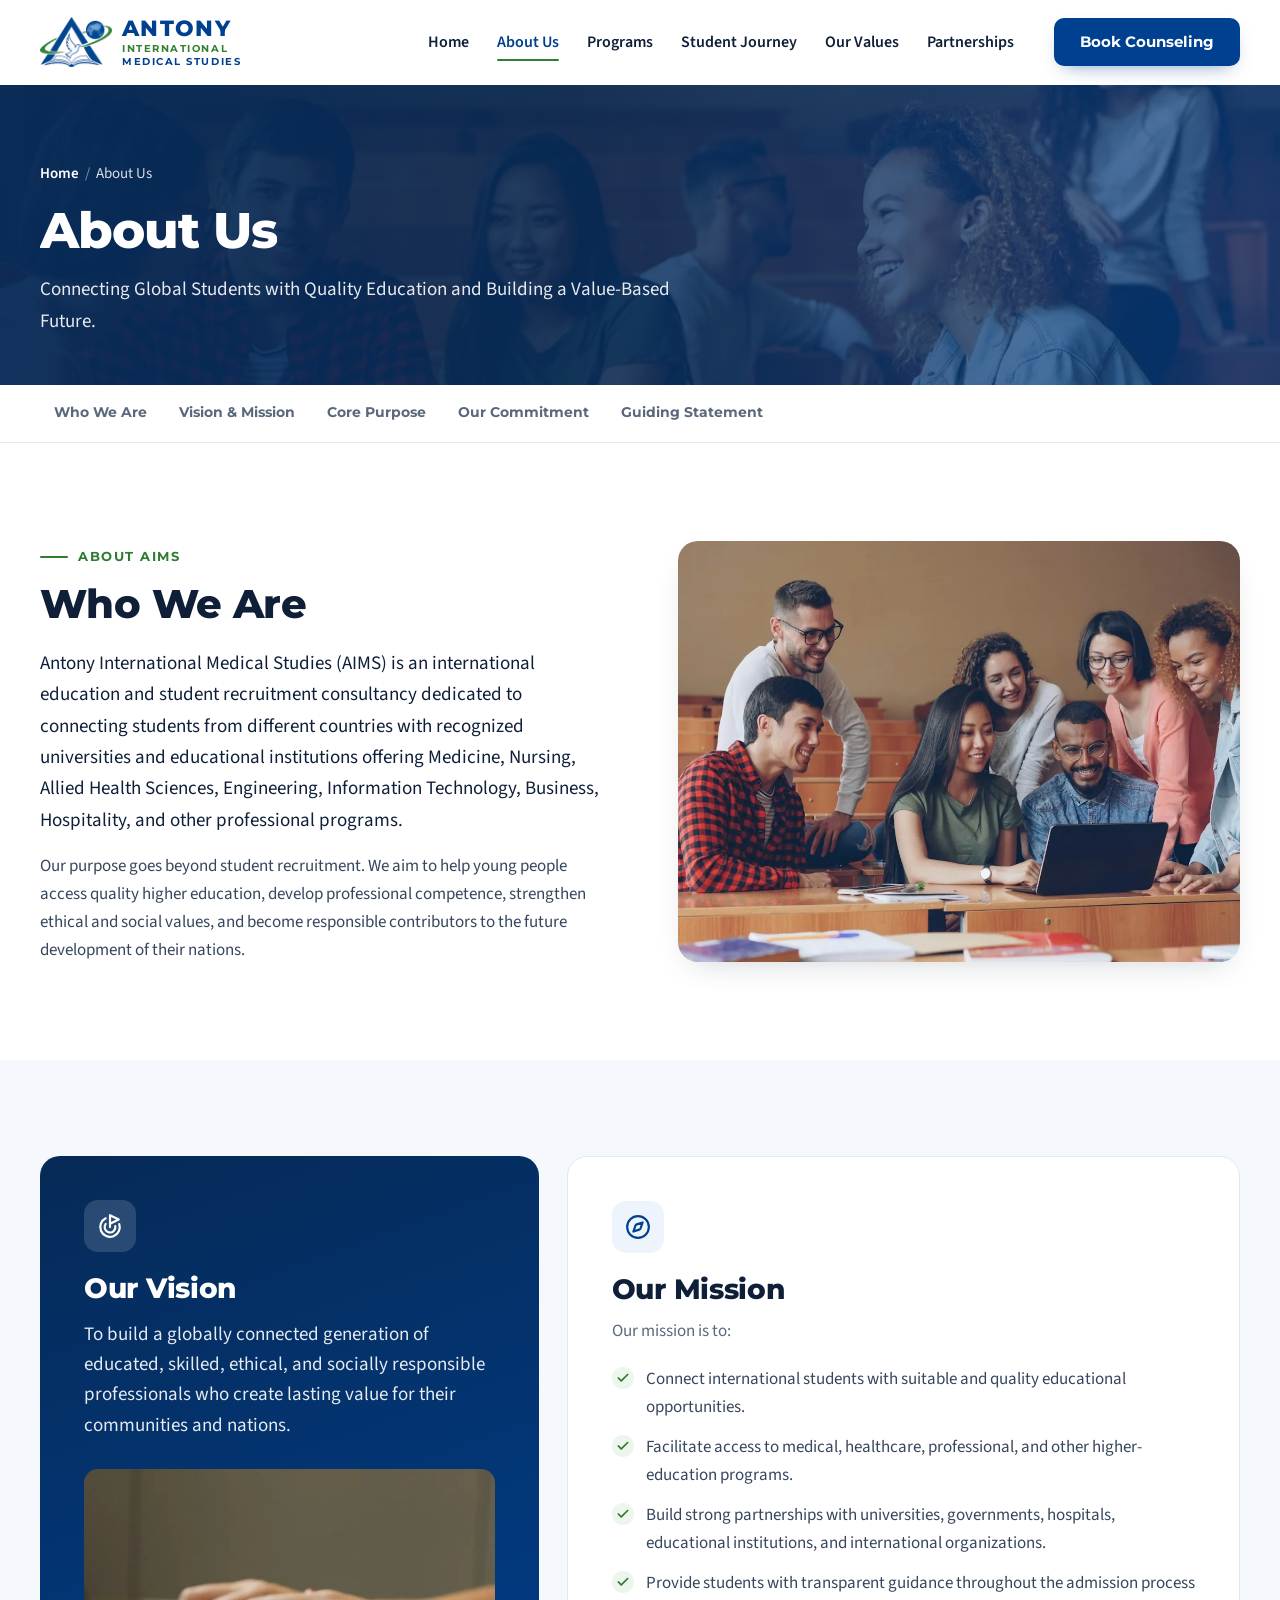
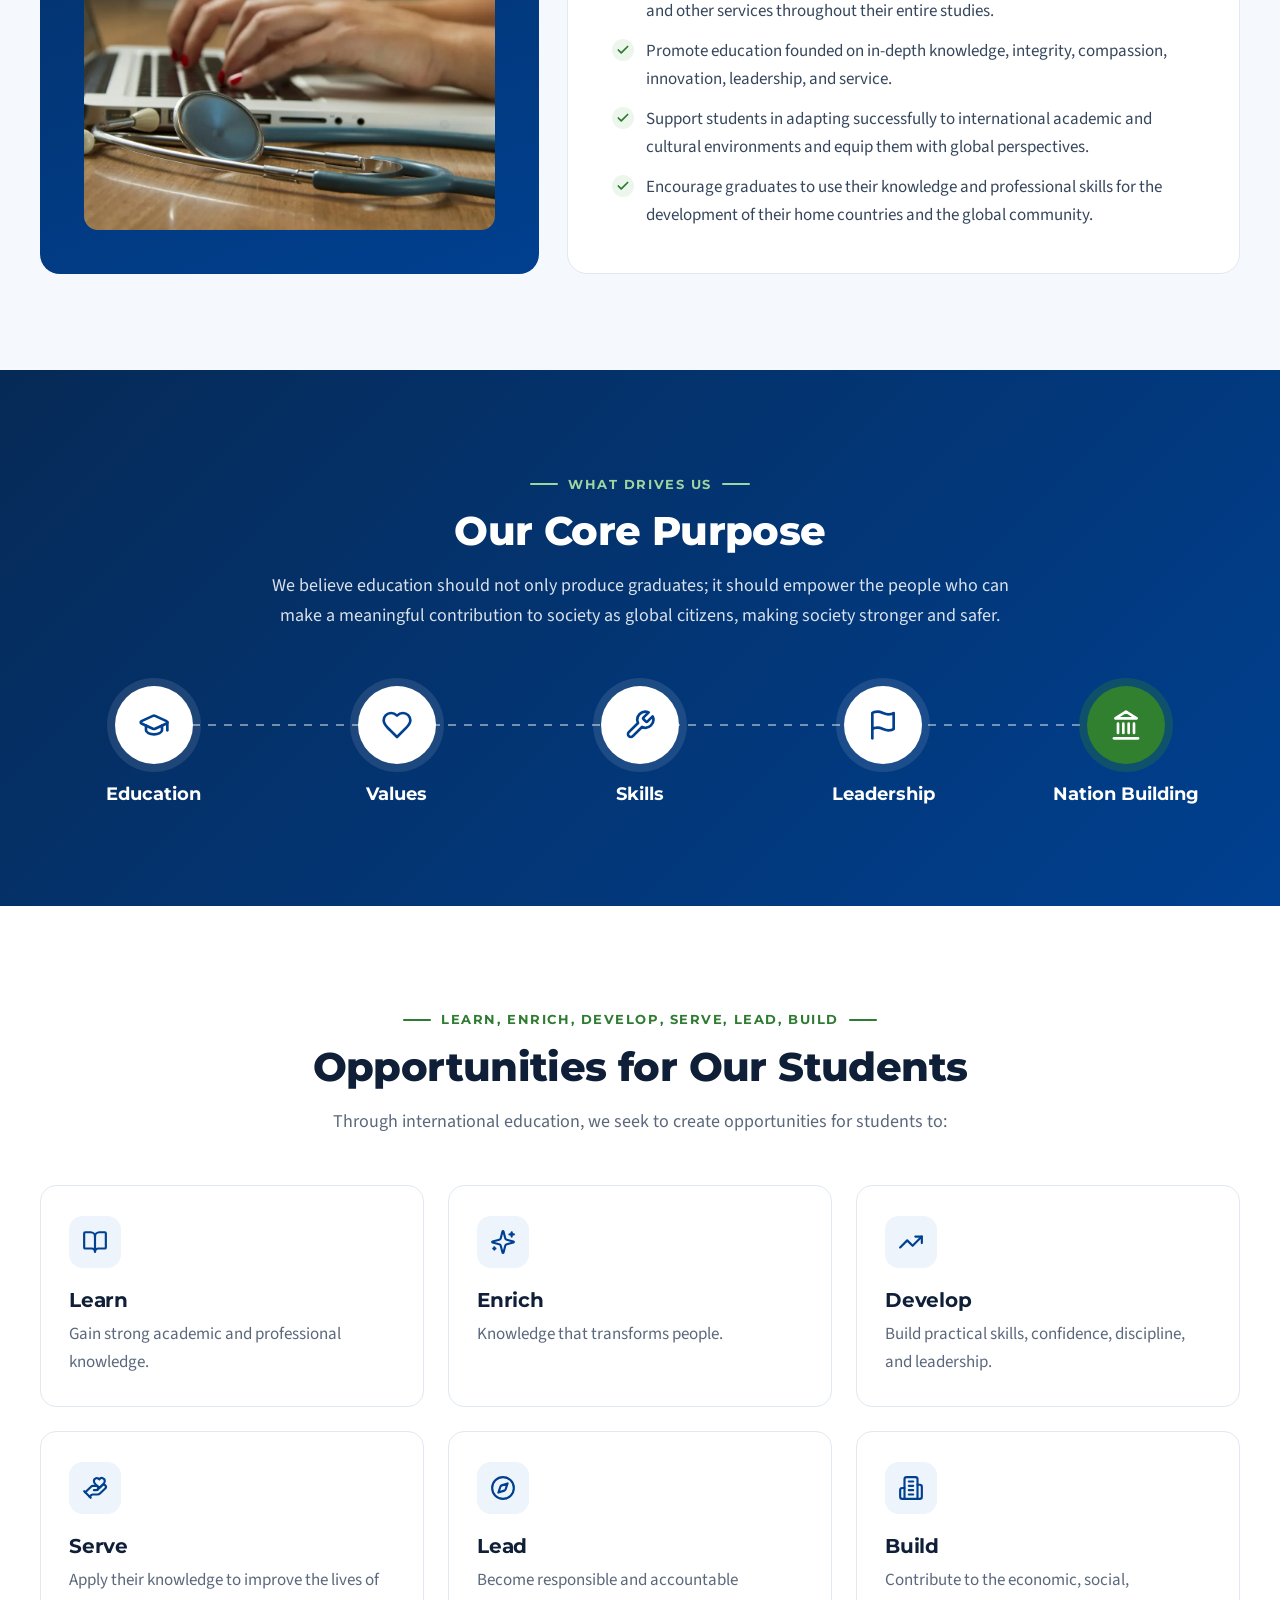
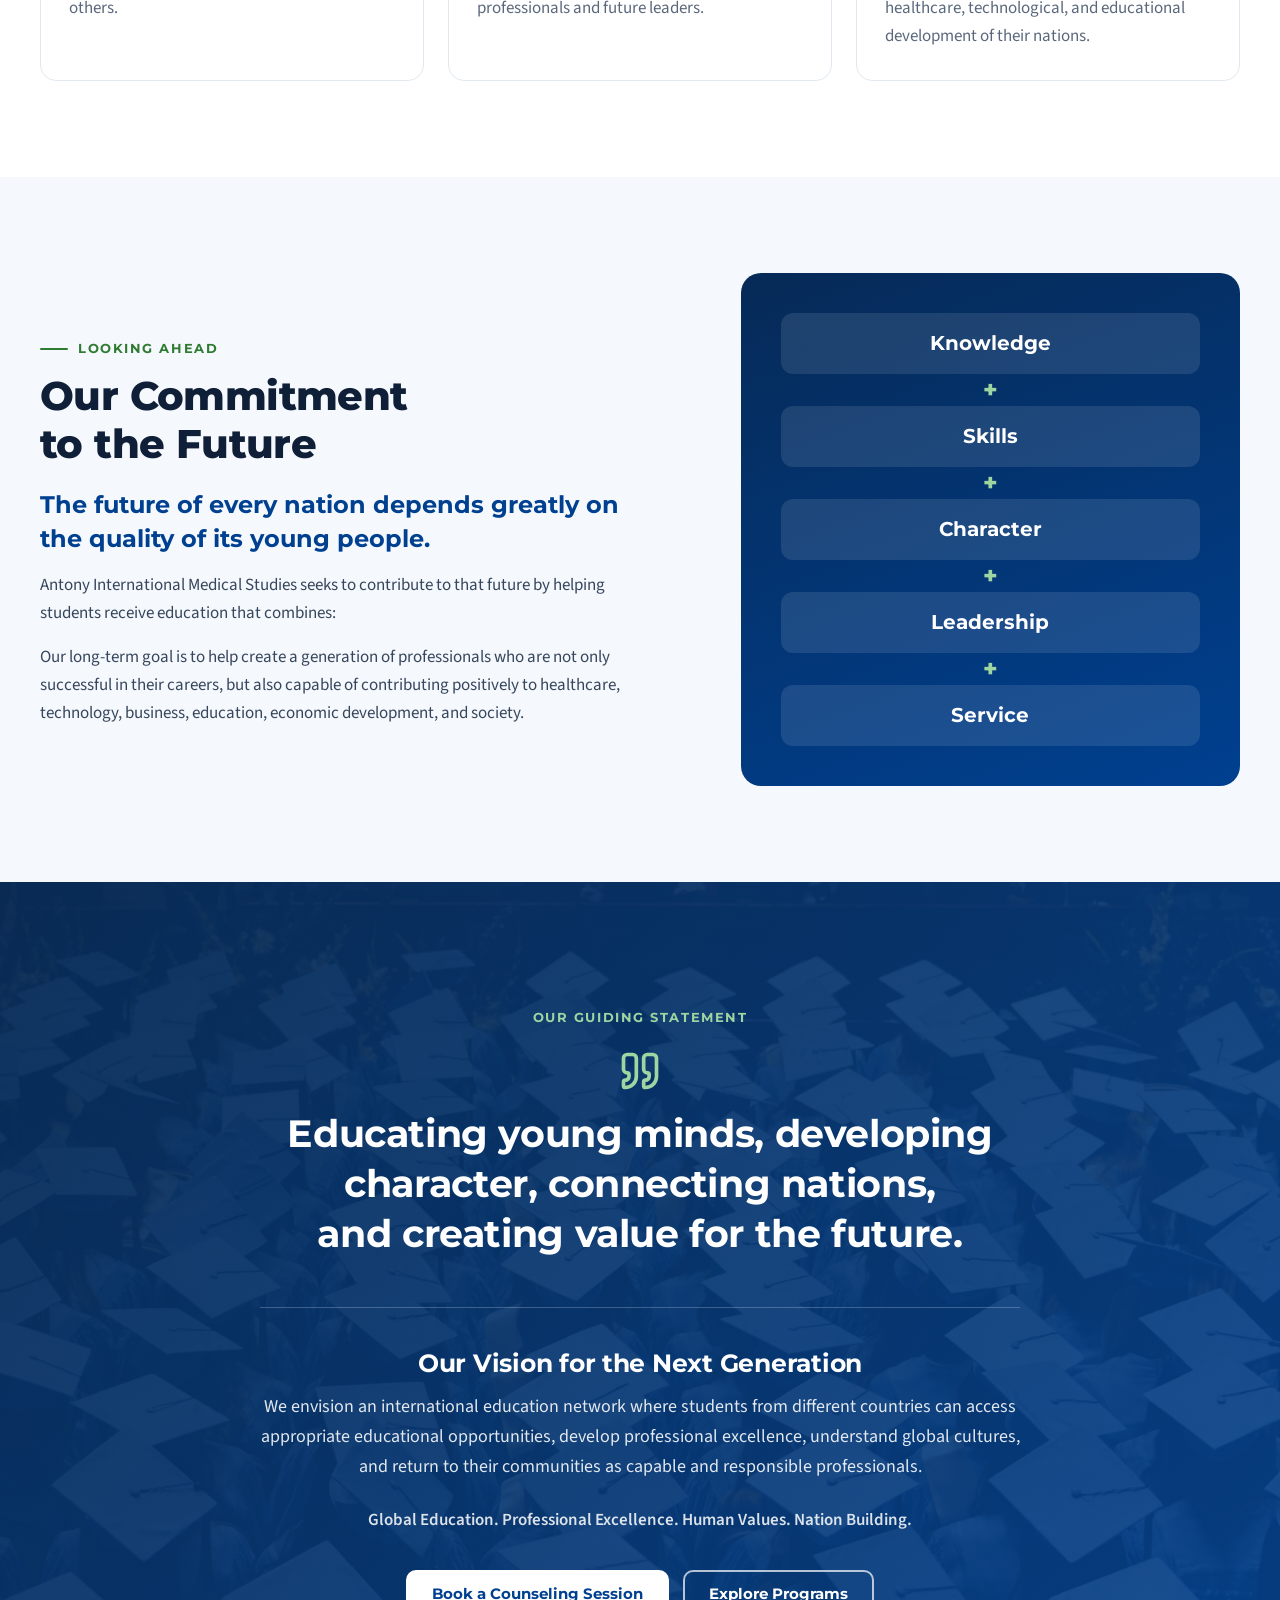
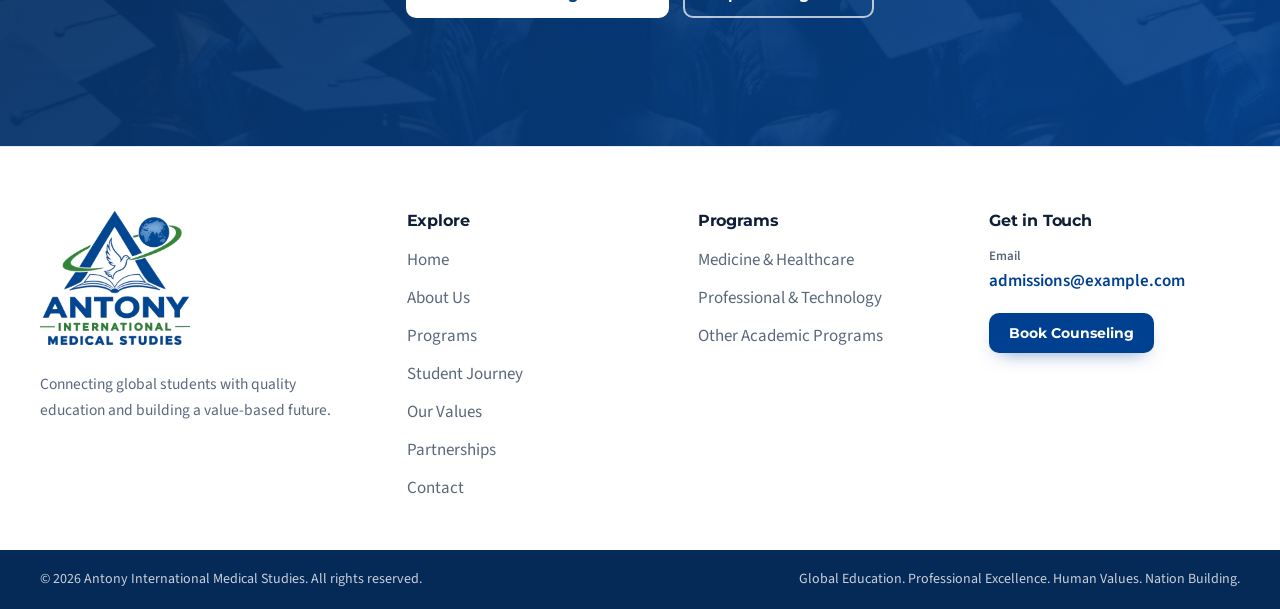
<file: about.html>
<!DOCTYPE html>
<html lang="en">
<head>
  <meta charset="utf-8">
  <meta name="viewport" content="width=device-width, initial-scale=1">
  <title>About Us | Antony International Medical Studies (AIMS)</title>
  <meta name="description" content="Who we are, our vision, mission, core purpose and commitment to the future.">
  <meta name="theme-color" content="#004090">
  <meta property="og:type" content="website">
  <meta property="og:site_name" content="Antony International Medical Studies">
  <meta property="og:title" content="About Us | Antony International Medical Studies (AIMS)">
  <meta property="og:description" content="Who we are, our vision, mission, core purpose and commitment to the future.">
  <meta property="og:image" content="assets/img/og-image.jpg">
  <meta name="twitter:card" content="summary_large_image">
  <link rel="icon" href="favicon.ico" sizes="48x48">
  <link rel="icon" href="assets/img/favicon-32.png" type="image/png" sizes="32x32">
  <link rel="apple-touch-icon" href="assets/img/apple-touch-icon.png">
  <link rel="manifest" href="site.webmanifest">
  <link rel="preconnect" href="https://fonts.googleapis.com">
  <link rel="preconnect" href="https://fonts.gstatic.com" crossorigin>
  <link href="https://fonts.googleapis.com/css2?family=Montserrat:wght@600;700;800&family=Source+Sans+3:wght@400;600;700&display=swap" rel="stylesheet">
  <link rel="stylesheet" href="assets/css/styles.css">
  <script>
    (function () {
      var d = document.documentElement;
      if (window.matchMedia && window.matchMedia("(prefers-reduced-motion: reduce)").matches) return;
      if (!("IntersectionObserver" in window)) return;
      d.classList.add("js-motion");
      setTimeout(function () { if (!window.AIMS_MOTION_READY) d.classList.remove("js-motion"); }, 3000);
    })();
  </script>
</head>
<body>
  <a class="skip-link" href="#main">Skip to main content</a>

  <header class="site-header" data-header>
    <div class="container header-inner">
      <a class="brand" href="index.html" aria-label="Antony International Medical Studies, home">
        <img class="brand-emblem" src="assets/img/logo-emblem.png" alt="" width="300" height="208">
        <span class="brand-text" aria-hidden="true">
          <span class="brand-name">ANTONY</span>
          <span class="brand-line brand-line-green">INTERNATIONAL</span>
          <span class="brand-line">MEDICAL STUDIES</span>
        </span>
      </a>

      <nav class="main-nav" id="main-nav" aria-label="Main" data-nav>
        <ul class="nav-list">
          <li><a href="index.html">Home</a></li>
          <li><a href="about.html" aria-current="page">About Us</a></li>
          <li><a href="programs.html">Programs</a></li>
          <li><a href="student-journey.html">Student Journey</a></li>
          <li><a href="values.html">Our Values</a></li>
          <li><a href="partners.html">Partnerships</a></li>
        </ul>
        <a class="btn btn-primary nav-cta" href="contact.html">Book Counseling</a>
      </nav>

      <button class="nav-toggle" type="button" aria-expanded="false" aria-controls="main-nav" data-nav-toggle>
        <span class="visually-hidden" data-nav-label>Open menu</span>
        <svg class="icon icon-open" xmlns="http://www.w3.org/2000/svg" viewBox="0 0 24 24" fill="none" stroke="currentColor" stroke-width="2" stroke-linecap="round" stroke-linejoin="round" aria-hidden="true" focusable="false"><line x1="4" x2="20" y1="12" y2="12" /> <line x1="4" x2="20" y1="6" y2="6" /> <line x1="4" x2="20" y1="18" y2="18" /></svg>
        <svg class="icon icon-close" xmlns="http://www.w3.org/2000/svg" viewBox="0 0 24 24" fill="none" stroke="currentColor" stroke-width="2" stroke-linecap="round" stroke-linejoin="round" aria-hidden="true" focusable="false"><path d="M18 6 6 18" /> <path d="m6 6 12 12" /></svg>
      </button>
    </div>
  </header>

  <main id="main">

    <section class="page-banner">
      <img src="assets/img/photos/lecture-hall.webp" alt="" width="1920" height="1280" fetchpriority="high" decoding="async" class="page-banner-img">
      <div class="container page-banner-inner">
        <nav class="breadcrumb" aria-label="Breadcrumb">
          <ol>
            <li><a href="index.html">Home</a></li>
            <li aria-current="page">About Us</li>
          </ol>
        </nav>
        <h1 data-split>About Us</h1>
        <p>Connecting Global Students with Quality Education and Building a Value-Based Future.</p>
      </div>
    </section>

    <nav class="subnav" aria-label="On this page">
      <div class="container">
        <ul>
          <li><a href="#who-we-are">Who We Are</a></li>
          <li><a href="#vision-mission">Vision &amp; Mission</a></li>
          <li><a href="#core-purpose">Core Purpose</a></li>
          <li><a href="#commitment">Our Commitment</a></li>
          <li><a href="#guiding-statement">Guiding Statement</a></li>
        </ul>
      </div>
    </nav>

    <section class="section" id="who-we-are" aria-labelledby="who-title">
      <div class="container split">
        <div class="split-content">
          <div class="section-head">
          <p class="section-label">About AIMS</p>
          <h2 class="section-title" id="who-title">Who We Are</h2>
        </div>
          <p class="lead">Antony International Medical Studies (AIMS) is an international education and student recruitment consultancy dedicated to connecting students from different countries with recognized universities and educational institutions offering Medicine, Nursing, Allied Health Sciences, Engineering, Information Technology, Business, Hospitality, and other professional programs.</p>
          <p>Our purpose goes beyond student recruitment. We aim to help young people access quality higher education, develop professional competence, strengthen ethical and social values, and become responsible contributors to the future development of their nations.</p>
        </div>
        <div class="split-media">
          <div class="photo-frame"><img src="assets/img/photos/students-collaborating.webp" alt="A diverse group of students working together around a laptop in a lecture hall" width="1400" height="788" loading="lazy" decoding="async"></div>
        </div>
      </div>
    </section>

    <section class="section section-soft" id="vision-mission" aria-label="Our vision and mission">
      <div class="container vm-grid">
        <div class="vision-card">
          <span class="icon-badge icon-badge-light"><svg class="icon" xmlns="http://www.w3.org/2000/svg" viewBox="0 0 24 24" fill="none" stroke="currentColor" stroke-width="2" stroke-linecap="round" stroke-linejoin="round" aria-hidden="true" focusable="false"><path d="M12 13V2l8 4-8 4" /> <path d="M20.561 10.222a9 9 0 1 1-12.55-5.29" /> <path d="M8.002 9.997a5 5 0 1 0 8.9 2.02" /></svg></span>
          <h2>Our Vision</h2>
          <p>To build a globally connected generation of educated, skilled, ethical, and socially responsible professionals who create lasting value for their communities and nations.</p>
          <img src="assets/img/photos/study-stethoscope.webp" alt="" width="1400" height="933" loading="lazy" decoding="async" class="vision-card-img">
        </div>
        <div class="mission-card">
          <span class="icon-badge"><svg class="icon" xmlns="http://www.w3.org/2000/svg" viewBox="0 0 24 24" fill="none" stroke="currentColor" stroke-width="2" stroke-linecap="round" stroke-linejoin="round" aria-hidden="true" focusable="false"><path d="m16.24 7.76-1.804 5.411a2 2 0 0 1-1.265 1.265L7.76 16.24l1.804-5.411a2 2 0 0 1 1.265-1.265z" /> <circle cx="12" cy="12" r="10" /></svg></span>
          <h2>Our Mission</h2>
          <p class="mission-intro">Our mission is to:</p>
          <ul class="check-list">
            <li><svg class="icon check-icon" xmlns="http://www.w3.org/2000/svg" viewBox="0 0 24 24" fill="none" stroke="currentColor" stroke-width="2" stroke-linecap="round" stroke-linejoin="round" aria-hidden="true" focusable="false"><path d="M20 6 9 17l-5-5" /></svg><span>Connect international students with suitable and quality educational opportunities.</span></li>
            <li><svg class="icon check-icon" xmlns="http://www.w3.org/2000/svg" viewBox="0 0 24 24" fill="none" stroke="currentColor" stroke-width="2" stroke-linecap="round" stroke-linejoin="round" aria-hidden="true" focusable="false"><path d="M20 6 9 17l-5-5" /></svg><span>Facilitate access to medical, healthcare, professional, and other higher-education programs.</span></li>
            <li><svg class="icon check-icon" xmlns="http://www.w3.org/2000/svg" viewBox="0 0 24 24" fill="none" stroke="currentColor" stroke-width="2" stroke-linecap="round" stroke-linejoin="round" aria-hidden="true" focusable="false"><path d="M20 6 9 17l-5-5" /></svg><span>Build strong partnerships with universities, governments, hospitals, educational institutions, and international organizations.</span></li>
            <li><svg class="icon check-icon" xmlns="http://www.w3.org/2000/svg" viewBox="0 0 24 24" fill="none" stroke="currentColor" stroke-width="2" stroke-linecap="round" stroke-linejoin="round" aria-hidden="true" focusable="false"><path d="M20 6 9 17l-5-5" /></svg><span>Provide students with transparent guidance throughout the admission process and other services throughout their entire studies.</span></li>
            <li><svg class="icon check-icon" xmlns="http://www.w3.org/2000/svg" viewBox="0 0 24 24" fill="none" stroke="currentColor" stroke-width="2" stroke-linecap="round" stroke-linejoin="round" aria-hidden="true" focusable="false"><path d="M20 6 9 17l-5-5" /></svg><span>Promote education founded on in-depth knowledge, integrity, compassion, innovation, leadership, and service.</span></li>
            <li><svg class="icon check-icon" xmlns="http://www.w3.org/2000/svg" viewBox="0 0 24 24" fill="none" stroke="currentColor" stroke-width="2" stroke-linecap="round" stroke-linejoin="round" aria-hidden="true" focusable="false"><path d="M20 6 9 17l-5-5" /></svg><span>Support students in adapting successfully to international academic and cultural environments and equip them with global perspectives.</span></li>
            <li><svg class="icon check-icon" xmlns="http://www.w3.org/2000/svg" viewBox="0 0 24 24" fill="none" stroke="currentColor" stroke-width="2" stroke-linecap="round" stroke-linejoin="round" aria-hidden="true" focusable="false"><path d="M20 6 9 17l-5-5" /></svg><span>Encourage graduates to use their knowledge and professional skills for the development of their home countries and the global community.</span></li>
          </ul>
        </div>
      </div>
    </section>

    <section class="section section-navy purpose" id="core-purpose" aria-labelledby="purpose-title">
      <div class="container">
        <div class="section-head section-head-center">
          <p class="section-label">What Drives Us</p>
          <h2 class="section-title" id="purpose-title">Our Core Purpose</h2>
          <p class="section-intro">We believe education should not only produce graduates; it should empower the people who can make a meaningful contribution to society as global citizens, making society stronger and safer.</p>
        </div>
        <ol class="track">
            <li class="track-step">
              <span class="track-icon"><svg class="icon" xmlns="http://www.w3.org/2000/svg" viewBox="0 0 24 24" fill="none" stroke="currentColor" stroke-width="2" stroke-linecap="round" stroke-linejoin="round" aria-hidden="true" focusable="false"><path d="M21.42 10.922a1 1 0 0 0-.019-1.838L12.83 5.18a2 2 0 0 0-1.66 0L2.6 9.08a1 1 0 0 0 0 1.832l8.57 3.908a2 2 0 0 0 1.66 0z" /> <path d="M22 10v6" /> <path d="M6 12.5V16a6 3 0 0 0 12 0v-3.5" /></svg></span>
              <span class="track-label">Education</span>
            </li>
            <li class="track-step">
              <span class="track-icon"><svg class="icon" xmlns="http://www.w3.org/2000/svg" viewBox="0 0 24 24" fill="none" stroke="currentColor" stroke-width="2" stroke-linecap="round" stroke-linejoin="round" aria-hidden="true" focusable="false"><path d="M19 14c1.49-1.46 3-3.21 3-5.5A5.5 5.5 0 0 0 16.5 3c-1.76 0-3 .5-4.5 2-1.5-1.5-2.74-2-4.5-2A5.5 5.5 0 0 0 2 8.5c0 2.3 1.5 4.05 3 5.5l7 7Z" /></svg></span>
              <span class="track-label">Values</span>
            </li>
            <li class="track-step">
              <span class="track-icon"><svg class="icon" xmlns="http://www.w3.org/2000/svg" viewBox="0 0 24 24" fill="none" stroke="currentColor" stroke-width="2" stroke-linecap="round" stroke-linejoin="round" aria-hidden="true" focusable="false"><path d="M14.7 6.3a1 1 0 0 0 0 1.4l1.6 1.6a1 1 0 0 0 1.4 0l3.77-3.77a6 6 0 0 1-7.94 7.94l-6.91 6.91a2.12 2.12 0 0 1-3-3l6.91-6.91a6 6 0 0 1 7.94-7.94l-3.76 3.76z" /></svg></span>
              <span class="track-label">Skills</span>
            </li>
            <li class="track-step">
              <span class="track-icon"><svg class="icon" xmlns="http://www.w3.org/2000/svg" viewBox="0 0 24 24" fill="none" stroke="currentColor" stroke-width="2" stroke-linecap="round" stroke-linejoin="round" aria-hidden="true" focusable="false"><path d="M4 15s1-1 4-1 5 2 8 2 4-1 4-1V3s-1 1-4 1-5-2-8-2-4 1-4 1z" /> <line x1="4" x2="4" y1="22" y2="15" /></svg></span>
              <span class="track-label">Leadership</span>
            </li>
            <li class="track-step track-step-final">
              <span class="track-icon"><svg class="icon" xmlns="http://www.w3.org/2000/svg" viewBox="0 0 24 24" fill="none" stroke="currentColor" stroke-width="2" stroke-linecap="round" stroke-linejoin="round" aria-hidden="true" focusable="false"><line x1="3" x2="21" y1="22" y2="22" /> <line x1="6" x2="6" y1="18" y2="11" /> <line x1="10" x2="10" y1="18" y2="11" /> <line x1="14" x2="14" y1="18" y2="11" /> <line x1="18" x2="18" y1="18" y2="11" /> <polygon points="12 2 20 7 4 7" /></svg></span>
              <span class="track-label">Nation Building</span>
            </li>
          </ol>
      </div>
    </section>

    <section class="section" aria-labelledby="opp-title">
      <div class="container">
        <div class="section-head section-head-center">
          <p class="section-label">Learn, Enrich, Develop, Serve, Lead, Build</p>
          <h2 class="section-title" id="opp-title">Opportunities for Our Students</h2>
          <p class="section-intro">Through international education, we seek to create opportunities for students to:</p>
        </div>
        <ul class="feature-grid">
          <li class="feature-card">
            <span class="icon-badge"><svg class="icon" xmlns="http://www.w3.org/2000/svg" viewBox="0 0 24 24" fill="none" stroke="currentColor" stroke-width="2" stroke-linecap="round" stroke-linejoin="round" aria-hidden="true" focusable="false"><path d="M12 7v14" /> <path d="M3 18a1 1 0 0 1-1-1V4a1 1 0 0 1 1-1h5a4 4 0 0 1 4 4 4 4 0 0 1 4-4h5a1 1 0 0 1 1 1v13a1 1 0 0 1-1 1h-6a3 3 0 0 0-3 3 3 3 0 0 0-3-3z" /></svg></span>
            <h3>Learn</h3>
            <p>Gain strong academic and professional knowledge.</p>
          </li>
          <li class="feature-card">
            <span class="icon-badge"><svg class="icon" xmlns="http://www.w3.org/2000/svg" viewBox="0 0 24 24" fill="none" stroke="currentColor" stroke-width="2" stroke-linecap="round" stroke-linejoin="round" aria-hidden="true" focusable="false"><path d="M9.937 15.5A2 2 0 0 0 8.5 14.063l-6.135-1.582a.5.5 0 0 1 0-.962L8.5 9.936A2 2 0 0 0 9.937 8.5l1.582-6.135a.5.5 0 0 1 .963 0L14.063 8.5A2 2 0 0 0 15.5 9.937l6.135 1.581a.5.5 0 0 1 0 .964L15.5 14.063a2 2 0 0 0-1.437 1.437l-1.582 6.135a.5.5 0 0 1-.963 0z" /> <path d="M20 3v4" /> <path d="M22 5h-4" /> <path d="M4 17v2" /> <path d="M5 18H3" /></svg></span>
            <h3>Enrich</h3>
            <p>Knowledge that transforms people.</p>
          </li>
          <li class="feature-card">
            <span class="icon-badge"><svg class="icon" xmlns="http://www.w3.org/2000/svg" viewBox="0 0 24 24" fill="none" stroke="currentColor" stroke-width="2" stroke-linecap="round" stroke-linejoin="round" aria-hidden="true" focusable="false"><polyline points="22 7 13.5 15.5 8.5 10.5 2 17" /> <polyline points="16 7 22 7 22 13" /></svg></span>
            <h3>Develop</h3>
            <p>Build practical skills, confidence, discipline, and leadership.</p>
          </li>
          <li class="feature-card">
            <span class="icon-badge"><svg class="icon" xmlns="http://www.w3.org/2000/svg" viewBox="0 0 24 24" fill="none" stroke="currentColor" stroke-width="2" stroke-linecap="round" stroke-linejoin="round" aria-hidden="true" focusable="false"><path d="M11 14h2a2 2 0 1 0 0-4h-3c-.6 0-1.1.2-1.4.6L3 16" /> <path d="m7 20 1.6-1.4c.3-.4.8-.6 1.4-.6h4c1.1 0 2.1-.4 2.8-1.2l4.6-4.4a2 2 0 0 0-2.75-2.91l-4.2 3.9" /> <path d="m2 15 6 6" /> <path d="M19.5 8.5c.7-.7 1.5-1.6 1.5-2.7A2.73 2.73 0 0 0 16 4a2.78 2.78 0 0 0-5 1.8c0 1.2.8 2 1.5 2.8L16 12Z" /></svg></span>
            <h3>Serve</h3>
            <p>Apply their knowledge to improve the lives of others.</p>
          </li>
          <li class="feature-card">
            <span class="icon-badge"><svg class="icon" xmlns="http://www.w3.org/2000/svg" viewBox="0 0 24 24" fill="none" stroke="currentColor" stroke-width="2" stroke-linecap="round" stroke-linejoin="round" aria-hidden="true" focusable="false"><path d="m16.24 7.76-1.804 5.411a2 2 0 0 1-1.265 1.265L7.76 16.24l1.804-5.411a2 2 0 0 1 1.265-1.265z" /> <circle cx="12" cy="12" r="10" /></svg></span>
            <h3>Lead</h3>
            <p>Become responsible and accountable professionals and future leaders.</p>
          </li>
          <li class="feature-card">
            <span class="icon-badge"><svg class="icon" xmlns="http://www.w3.org/2000/svg" viewBox="0 0 24 24" fill="none" stroke="currentColor" stroke-width="2" stroke-linecap="round" stroke-linejoin="round" aria-hidden="true" focusable="false"><path d="M6 22V4a2 2 0 0 1 2-2h8a2 2 0 0 1 2 2v18Z" /> <path d="M6 12H4a2 2 0 0 0-2 2v6a2 2 0 0 0 2 2h2" /> <path d="M18 9h2a2 2 0 0 1 2 2v9a2 2 0 0 1-2 2h-2" /> <path d="M10 6h4" /> <path d="M10 10h4" /> <path d="M10 14h4" /> <path d="M10 18h4" /></svg></span>
            <h3>Build</h3>
            <p>Contribute to the economic, social, healthcare, technological, and educational development of their nations.</p>
          </li>
        </ul>
      </div>
    </section>

    <section class="section section-soft" id="commitment" aria-labelledby="commitment-title">
      <div class="container commitment-grid">
        <div>
          <div class="section-head">
          <p class="section-label">Looking Ahead</p>
          <h2 class="section-title" id="commitment-title">Our Commitment to the Future</h2>
        </div>
          <p class="lead lead-strong">The future of every nation depends greatly on the quality of its young people.</p>
          <p>Antony International Medical Studies seeks to contribute to that future by helping students receive education that combines:</p>
          <p>Our long-term goal is to help create a generation of professionals who are not only successful in their careers, but also capable of contributing positively to healthcare, technology, business, education, economic development, and society.</p>
        </div>
        <div class="formula-card">
          <ol class="formula">
            <li><span class="formula-word">Knowledge</span></li>
            <li><span class="formula-word">Skills</span></li>
            <li><span class="formula-word">Character</span></li>
            <li><span class="formula-word">Leadership</span></li>
            <li><span class="formula-word">Service</span></li>
          </ol>
        </div>
      </div>
    </section>

    <section class="statement" id="guiding-statement" aria-labelledby="statement-title">
      <img src="assets/img/photos/graduation-caps.webp" alt="" width="1920" height="1280" loading="lazy" decoding="async" class="statement-img">
      <div class="container statement-inner">
        <h2 class="statement-label" id="statement-title">Our Guiding Statement</h2>
        <svg class="icon statement-quote-icon" xmlns="http://www.w3.org/2000/svg" viewBox="0 0 24 24" fill="none" stroke="currentColor" stroke-width="2" stroke-linecap="round" stroke-linejoin="round" aria-hidden="true" focusable="false"><path d="M16 3a2 2 0 0 0-2 2v6a2 2 0 0 0 2 2 1 1 0 0 1 1 1v1a2 2 0 0 1-2 2 1 1 0 0 0-1 1v2a1 1 0 0 0 1 1 6 6 0 0 0 6-6V5a2 2 0 0 0-2-2z" /> <path d="M5 3a2 2 0 0 0-2 2v6a2 2 0 0 0 2 2 1 1 0 0 1 1 1v1a2 2 0 0 1-2 2 1 1 0 0 0-1 1v2a1 1 0 0 0 1 1 6 6 0 0 0 6-6V5a2 2 0 0 0-2-2z" /></svg>
        <blockquote class="statement-quote"><p data-split>Educating young minds, developing character, connecting nations, and creating value for the future.</p></blockquote>
        <div class="next-gen">
          <h2>Our Vision for the Next Generation</h2>
          <p>We envision an international education network where students from different countries can access appropriate educational opportunities, develop professional excellence, understand global cultures, and return to their communities as capable and responsible professionals.</p>
        </div>
        <p class="statement-signoff">Global Education. Professional Excellence. Human Values. Nation Building.</p>
        <div class="statement-actions">
          <a class="btn btn-white" href="contact.html">Book a Counseling Session</a>
          <a class="btn btn-outline-light" href="programs.html">Explore Programs</a>
        </div>
      </div>
    </section>
  </main>

  <footer class="site-footer">
    <div class="container footer-grid">
      <div class="footer-brand">
        <a href="index.html" class="footer-logo" aria-label="Antony International Medical Studies, home">
          <img src="assets/img/logo-full.png" alt="Antony International Medical Studies logo" width="450" height="404" loading="lazy">
        </a>
        <p>Connecting global students with quality education and building a value-based future.</p>
      </div>
      <nav class="footer-col" aria-label="Footer">
        <h2 class="footer-title">Explore</h2>
        <ul>
            <li><a href="index.html">Home</a></li>
            <li><a href="about.html">About Us</a></li>
            <li><a href="programs.html">Programs</a></li>
            <li><a href="student-journey.html">Student Journey</a></li>
            <li><a href="values.html">Our Values</a></li>
            <li><a href="partners.html">Partnerships</a></li>
            <li><a href="contact.html">Contact</a></li>
        </ul>
      </nav>
      <div class="footer-col">
        <h2 class="footer-title">Programs</h2>
        <ul>
            <li><a href="programs.html#medicine">Medicine &amp; Healthcare</a></li>
            <li><a href="programs.html#professional">Professional &amp; Technology</a></li>
            <li><a href="programs.html#other">Other Academic Programs</a></li>
        </ul>
      </div>
      <div class="footer-col">
        <h2 class="footer-title">Get in Touch</h2>
        <ul class="footer-contact" data-contact-list></ul>
        <a class="btn btn-primary btn-sm" href="contact.html">Book Counseling</a>
      </div>
    </div>
    <div class="footer-bar">
      <div class="container footer-bar-inner">
        <p>&copy; <span data-year>2026</span> Antony International Medical Studies. All rights reserved.</p>
        <p>Global Education. Professional Excellence. Human Values. Nation Building.</p>
      </div>
    </div>
  </footer>

  <script src="assets/js/main.js" defer></script>
</body>
</html>
</file>
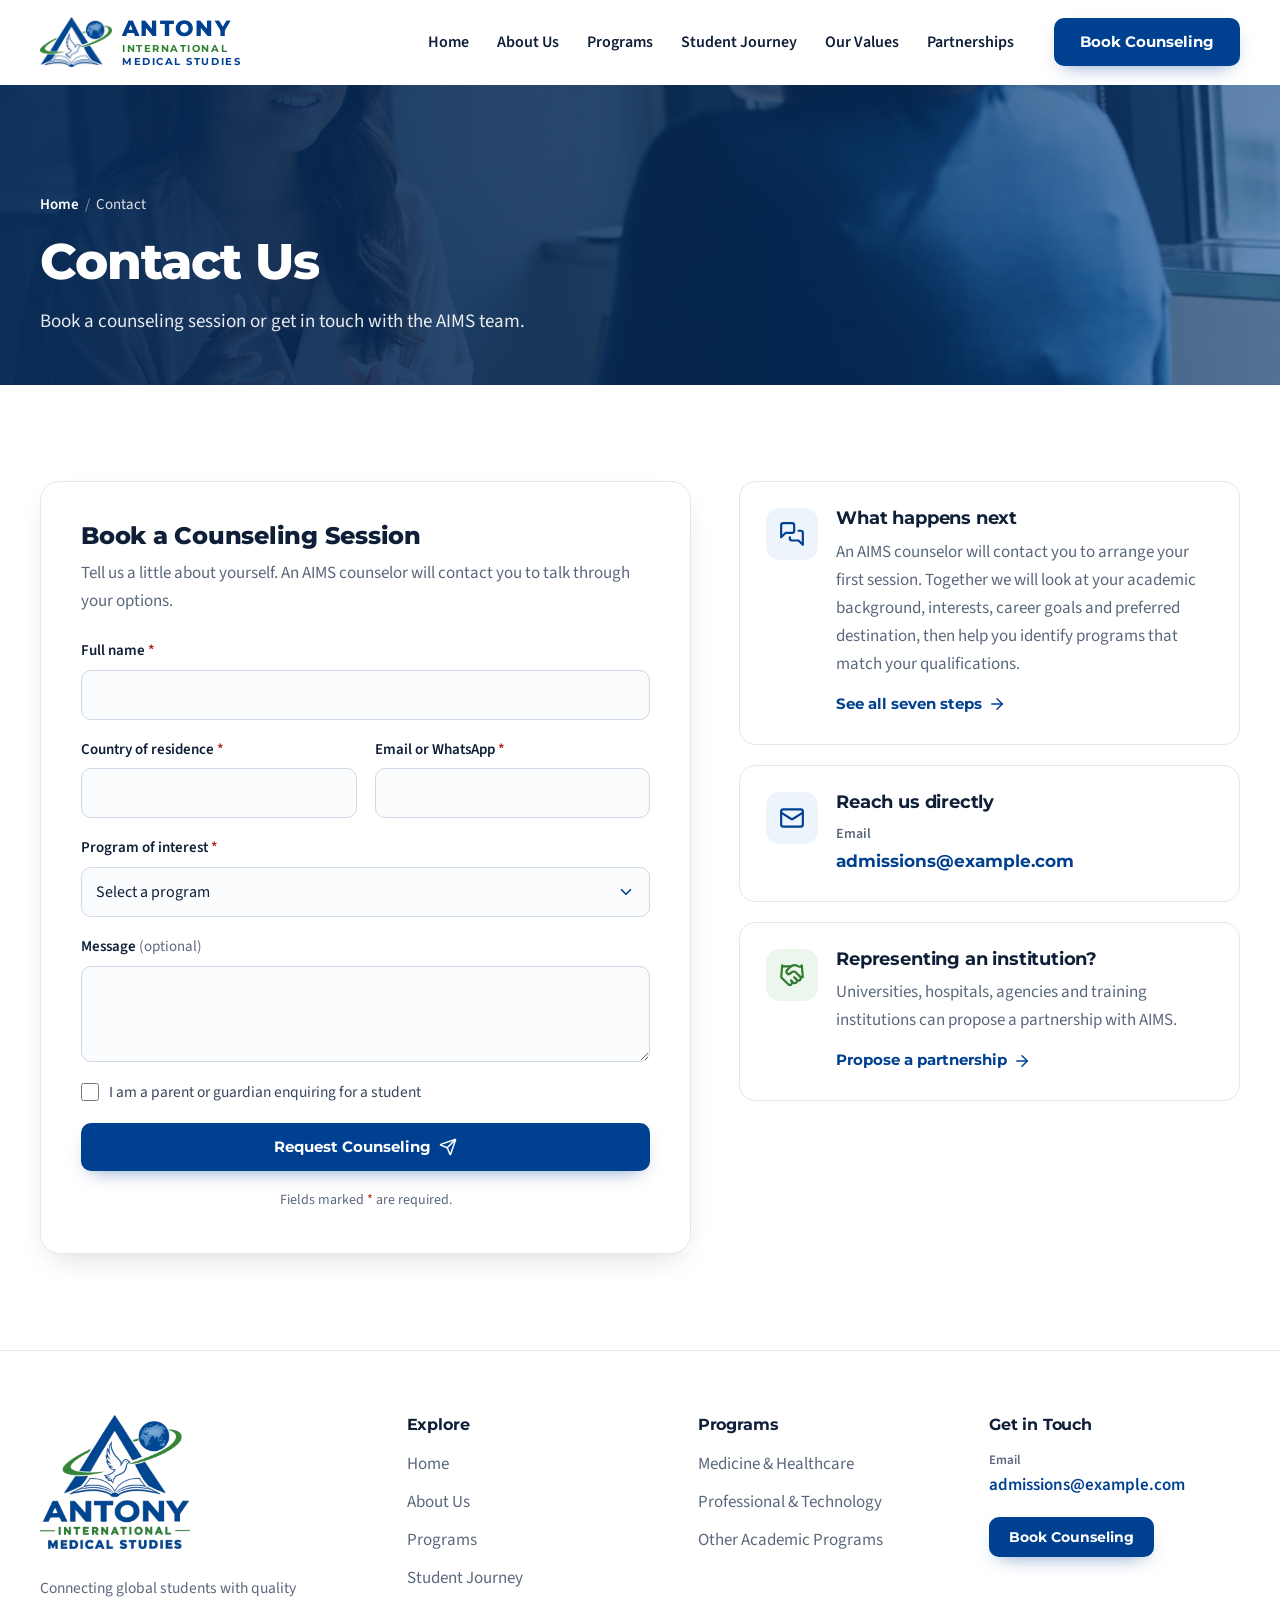
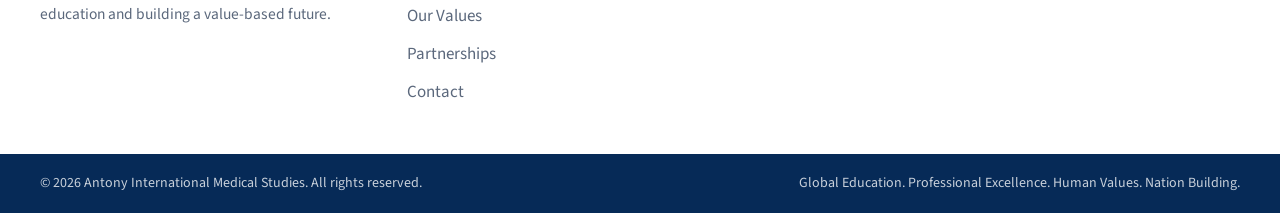
<file: contact.html>
<!DOCTYPE html>
<html lang="en">
<head>
  <meta charset="utf-8">
  <meta name="viewport" content="width=device-width, initial-scale=1">
  <title>Contact Us | Antony International Medical Studies (AIMS)</title>
  <meta name="description" content="Book a counseling session with Antony International Medical Studies (AIMS).">
  <meta name="theme-color" content="#004090">
  <meta property="og:type" content="website">
  <meta property="og:site_name" content="Antony International Medical Studies">
  <meta property="og:title" content="Contact Us | Antony International Medical Studies (AIMS)">
  <meta property="og:description" content="Book a counseling session with Antony International Medical Studies (AIMS).">
  <meta property="og:image" content="assets/img/og-image.jpg">
  <meta name="twitter:card" content="summary_large_image">
  <link rel="icon" href="favicon.ico" sizes="48x48">
  <link rel="icon" href="assets/img/favicon-32.png" type="image/png" sizes="32x32">
  <link rel="apple-touch-icon" href="assets/img/apple-touch-icon.png">
  <link rel="manifest" href="site.webmanifest">
  <link rel="preconnect" href="https://fonts.googleapis.com">
  <link rel="preconnect" href="https://fonts.gstatic.com" crossorigin>
  <link href="https://fonts.googleapis.com/css2?family=Montserrat:wght@600;700;800&family=Source+Sans+3:wght@400;600;700&display=swap" rel="stylesheet">
  <link rel="stylesheet" href="assets/css/styles.css">
  <script>
    (function () {
      var d = document.documentElement;
      if (window.matchMedia && window.matchMedia("(prefers-reduced-motion: reduce)").matches) return;
      if (!("IntersectionObserver" in window)) return;
      d.classList.add("js-motion");
      setTimeout(function () { if (!window.AIMS_MOTION_READY) d.classList.remove("js-motion"); }, 3000);
    })();
  </script>
</head>
<body>
  <a class="skip-link" href="#main">Skip to main content</a>

  <header class="site-header" data-header>
    <div class="container header-inner">
      <a class="brand" href="index.html" aria-label="Antony International Medical Studies, home">
        <img class="brand-emblem" src="assets/img/logo-emblem.png" alt="" width="300" height="208">
        <span class="brand-text" aria-hidden="true">
          <span class="brand-name">ANTONY</span>
          <span class="brand-line brand-line-green">INTERNATIONAL</span>
          <span class="brand-line">MEDICAL STUDIES</span>
        </span>
      </a>

      <nav class="main-nav" id="main-nav" aria-label="Main" data-nav>
        <ul class="nav-list">
          <li><a href="index.html">Home</a></li>
          <li><a href="about.html">About Us</a></li>
          <li><a href="programs.html">Programs</a></li>
          <li><a href="student-journey.html">Student Journey</a></li>
          <li><a href="values.html">Our Values</a></li>
          <li><a href="partners.html">Partnerships</a></li>
        </ul>
        <a class="btn btn-primary nav-cta" href="contact.html" aria-current="page">Book Counseling</a>
      </nav>

      <button class="nav-toggle" type="button" aria-expanded="false" aria-controls="main-nav" data-nav-toggle>
        <span class="visually-hidden" data-nav-label>Open menu</span>
        <svg class="icon icon-open" xmlns="http://www.w3.org/2000/svg" viewBox="0 0 24 24" fill="none" stroke="currentColor" stroke-width="2" stroke-linecap="round" stroke-linejoin="round" aria-hidden="true" focusable="false"><line x1="4" x2="20" y1="12" y2="12" /> <line x1="4" x2="20" y1="6" y2="6" /> <line x1="4" x2="20" y1="18" y2="18" /></svg>
        <svg class="icon icon-close" xmlns="http://www.w3.org/2000/svg" viewBox="0 0 24 24" fill="none" stroke="currentColor" stroke-width="2" stroke-linecap="round" stroke-linejoin="round" aria-hidden="true" focusable="false"><path d="M18 6 6 18" /> <path d="m6 6 12 12" /></svg>
      </button>
    </div>
  </header>

  <main id="main">

    <section class="page-banner">
      <img src="assets/img/photos/conversation.webp" alt="" width="1920" height="1280" fetchpriority="high" decoding="async" class="page-banner-img">
      <div class="container page-banner-inner">
        <nav class="breadcrumb" aria-label="Breadcrumb">
          <ol>
            <li><a href="index.html">Home</a></li>
            <li aria-current="page">Contact</li>
          </ol>
        </nav>
        <h1 data-split>Contact Us</h1>
        <p>Book a counseling session or get in touch with the AIMS team.</p>
      </div>
    </section>

    <section class="section" aria-label="Counseling request and contact details">
      <div class="container contact-grid">
        <div class="form-card" id="counseling" data-form-card>
          <div data-form-view>
            <h2 class="form-title">Book a Counseling Session</h2>
            <p class="form-intro">Tell us a little about yourself. An AIMS counselor will contact you to talk through your options.</p>
            <form class="form" novalidate data-form="counseling">
              <div class="field">
                <label for="f-name">Full name <span class="req" aria-hidden="true">*</span></label>
                <input id="f-name" name="name" type="text" autocomplete="name" required>
                <p class="field-error" id="f-name-err" hidden></p>
              </div>
              <div class="field-row">
                <div class="field">
                  <label for="f-country">Country of residence <span class="req" aria-hidden="true">*</span></label>
                  <input id="f-country" name="country" type="text" autocomplete="country-name" required>
                  <p class="field-error" id="f-country-err" hidden></p>
                </div>
                <div class="field">
                  <label for="f-contact">Email or WhatsApp <span class="req" aria-hidden="true">*</span></label>
                  <input id="f-contact" name="contact" type="text" autocomplete="email" required>
                  <p class="field-error" id="f-contact-err" hidden></p>
                </div>
              </div>
              <div class="field">
                <label for="f-program">Program of interest <span class="req" aria-hidden="true">*</span></label>
                <select id="f-program" name="program" required>
                  <option value="">Select a program</option>
                  <optgroup label="Medicine &amp; Healthcare">
                    <option>Doctor of Medicine</option>
                    <option>Nursing</option>
                    <option>Pharmacy</option>
                    <option>Medical Laboratory Sciences</option>
                    <option>Radiologic Technology</option>
                    <option>Physical Therapy</option>
                    <option>Dentistry</option>
                    <option>Public Health</option>
                    <option>Allied Health Sciences</option>
                  </optgroup>
                  <optgroup label="Professional &amp; Technology">
                    <option>Information Technology</option>
                    <option>Computer Science</option>
                    <option>Engineering</option>
                    <option>Artificial Intelligence</option>
                    <option>Data Science</option>
                    <option>Cybersecurity</option>
                    <option>Business Administration</option>
                    <option>Accounting and Finance</option>
                    <option>Hospitality and Tourism Management</option>
                  </optgroup>
                  <optgroup label="Other Academic Programs">
                    <option>Another undergraduate program</option>
                    <option>A postgraduate program</option>
                    <option>A vocational program</option>
                    <option>A professional program</option>
                    <option>I&#x27;m not sure yet</option>
                  </optgroup>
                </select>
                <p class="field-error" id="f-program-err" hidden></p>
              </div>
              <div class="field">
                <label for="f-message">Message <span class="optional">(optional)</span></label>
                <textarea id="f-message" name="message" rows="3"></textarea>
              </div>
              <label class="check">
                <input type="checkbox" name="parent">
                <span>I am a parent or guardian enquiring for a student</span>
              </label>
              <div class="hp-field" aria-hidden="true">
                <label for="f-website">Leave this field empty</label>
                <input id="f-website" name="website" type="text" tabindex="-1" autocomplete="off">
              </div>
              <p class="form-status" role="alert" tabindex="-1" data-form-status hidden></p>
              <button class="btn btn-primary btn-block" type="submit">Request Counseling <svg class="icon" xmlns="http://www.w3.org/2000/svg" viewBox="0 0 24 24" fill="none" stroke="currentColor" stroke-width="2" stroke-linecap="round" stroke-linejoin="round" aria-hidden="true" focusable="false"><path d="M14.536 21.686a.5.5 0 0 0 .937-.024l6.5-19a.496.496 0 0 0-.635-.635l-19 6.5a.5.5 0 0 0-.024.937l7.93 3.18a2 2 0 0 1 1.112 1.11z" /> <path d="m21.854 2.147-10.94 10.939" /></svg></button>
              <p class="form-note">Fields marked <span class="req">*</span> are required.</p>
            </form>
          </div>
          <div class="form-done" data-form-done hidden tabindex="-1">
            <span class="form-done-icon"><svg class="icon" xmlns="http://www.w3.org/2000/svg" viewBox="0 0 24 24" fill="none" stroke="currentColor" stroke-width="2" stroke-linecap="round" stroke-linejoin="round" aria-hidden="true" focusable="false"><circle cx="12" cy="12" r="10" /> <path d="m9 12 2 2 4-4" /></svg></span>
            <h3 class="form-title" data-done-title>Thank you, your request has been received</h3>
            <p data-done-text>An AIMS counselor will contact you soon using the details you provided.</p>
            <p class="form-done-alt" data-done-alt hidden></p>
            <button class="btn btn-outline" type="button" data-form-edit>Send another request</button>
          </div>
        </div>
        <div class="contact-side">
          <div class="info-card">
            <span class="icon-badge"><svg class="icon" xmlns="http://www.w3.org/2000/svg" viewBox="0 0 24 24" fill="none" stroke="currentColor" stroke-width="2" stroke-linecap="round" stroke-linejoin="round" aria-hidden="true" focusable="false"><path d="M14 9a2 2 0 0 1-2 2H6l-4 4V4a2 2 0 0 1 2-2h8a2 2 0 0 1 2 2z" /> <path d="M18 9h2a2 2 0 0 1 2 2v11l-4-4h-6a2 2 0 0 1-2-2v-1" /></svg></span>
            <div>
              <h2>What happens next</h2>
              <p>An AIMS counselor will contact you to arrange your first session. Together we will look at your
                academic background, interests, career goals and preferred destination, then help you identify programs
                that match your qualifications.</p>
              <a class="link-arrow" href="student-journey.html">See all seven steps <svg class="icon" xmlns="http://www.w3.org/2000/svg" viewBox="0 0 24 24" fill="none" stroke="currentColor" stroke-width="2" stroke-linecap="round" stroke-linejoin="round" aria-hidden="true" focusable="false"><path d="M5 12h14" /> <path d="m12 5 7 7-7 7" /></svg></a>
            </div>
          </div>
          <div class="info-card">
            <span class="icon-badge"><svg class="icon" xmlns="http://www.w3.org/2000/svg" viewBox="0 0 24 24" fill="none" stroke="currentColor" stroke-width="2" stroke-linecap="round" stroke-linejoin="round" aria-hidden="true" focusable="false"><rect width="20" height="16" x="2" y="4" rx="2" /> <path d="m22 7-8.97 5.7a1.94 1.94 0 0 1-2.06 0L2 7" /></svg></span>
            <div>
              <h2>Reach us directly</h2>
              <ul class="contact-direct" data-contact-list></ul>
            </div>
          </div>
          <div class="info-card">
            <span class="icon-badge icon-badge-green"><svg class="icon" xmlns="http://www.w3.org/2000/svg" viewBox="0 0 24 24" fill="none" stroke="currentColor" stroke-width="2" stroke-linecap="round" stroke-linejoin="round" aria-hidden="true" focusable="false"><path d="m11 17 2 2a1 1 0 1 0 3-3" /> <path d="m14 14 2.5 2.5a1 1 0 1 0 3-3l-3.88-3.88a3 3 0 0 0-4.24 0l-.88.88a1 1 0 1 1-3-3l2.81-2.81a5.79 5.79 0 0 1 7.06-.87l.47.28a2 2 0 0 0 1.42.25L21 4" /> <path d="m21 3 1 11h-2" /> <path d="M3 3 2 14l6.5 6.5a1 1 0 1 0 3-3" /> <path d="M3 4h8" /></svg></span>
            <div>
              <h2>Representing an institution?</h2>
              <p>Universities, hospitals, agencies and training institutions can propose a partnership with AIMS.</p>
              <a class="link-arrow" href="partners.html#partner-form">Propose a partnership <svg class="icon" xmlns="http://www.w3.org/2000/svg" viewBox="0 0 24 24" fill="none" stroke="currentColor" stroke-width="2" stroke-linecap="round" stroke-linejoin="round" aria-hidden="true" focusable="false"><path d="M5 12h14" /> <path d="m12 5 7 7-7 7" /></svg></a>
            </div>
          </div>
        </div>
      </div>
    </section>
  </main>

  <footer class="site-footer">
    <div class="container footer-grid">
      <div class="footer-brand">
        <a href="index.html" class="footer-logo" aria-label="Antony International Medical Studies, home">
          <img src="assets/img/logo-full.png" alt="Antony International Medical Studies logo" width="450" height="404" loading="lazy">
        </a>
        <p>Connecting global students with quality education and building a value-based future.</p>
      </div>
      <nav class="footer-col" aria-label="Footer">
        <h2 class="footer-title">Explore</h2>
        <ul>
            <li><a href="index.html">Home</a></li>
            <li><a href="about.html">About Us</a></li>
            <li><a href="programs.html">Programs</a></li>
            <li><a href="student-journey.html">Student Journey</a></li>
            <li><a href="values.html">Our Values</a></li>
            <li><a href="partners.html">Partnerships</a></li>
            <li><a href="contact.html">Contact</a></li>
        </ul>
      </nav>
      <div class="footer-col">
        <h2 class="footer-title">Programs</h2>
        <ul>
            <li><a href="programs.html#medicine">Medicine &amp; Healthcare</a></li>
            <li><a href="programs.html#professional">Professional &amp; Technology</a></li>
            <li><a href="programs.html#other">Other Academic Programs</a></li>
        </ul>
      </div>
      <div class="footer-col">
        <h2 class="footer-title">Get in Touch</h2>
        <ul class="footer-contact" data-contact-list></ul>
        <a class="btn btn-primary btn-sm" href="contact.html">Book Counseling</a>
      </div>
    </div>
    <div class="footer-bar">
      <div class="container footer-bar-inner">
        <p>&copy; <span data-year>2026</span> Antony International Medical Studies. All rights reserved.</p>
        <p>Global Education. Professional Excellence. Human Values. Nation Building.</p>
      </div>
    </div>
  </footer>

  <script src="assets/js/main.js" defer></script>
</body>
</html>
</file>
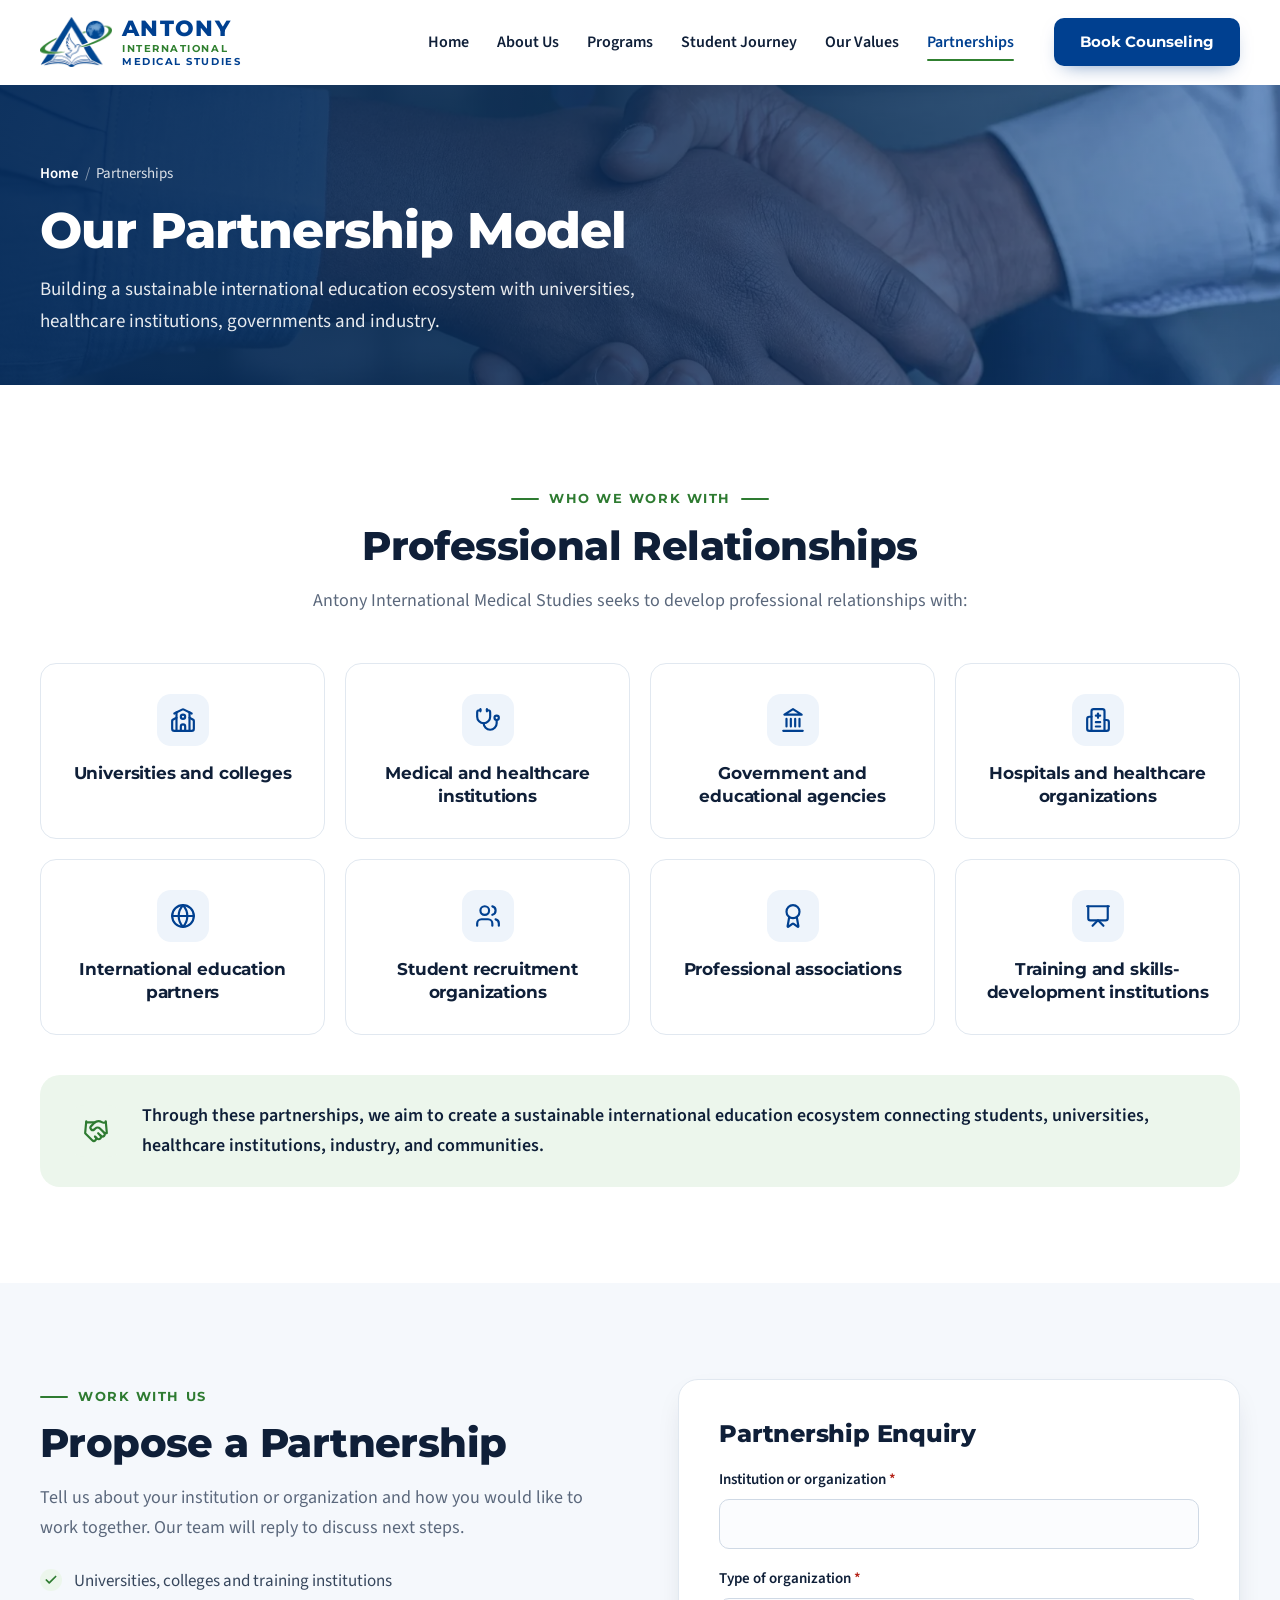
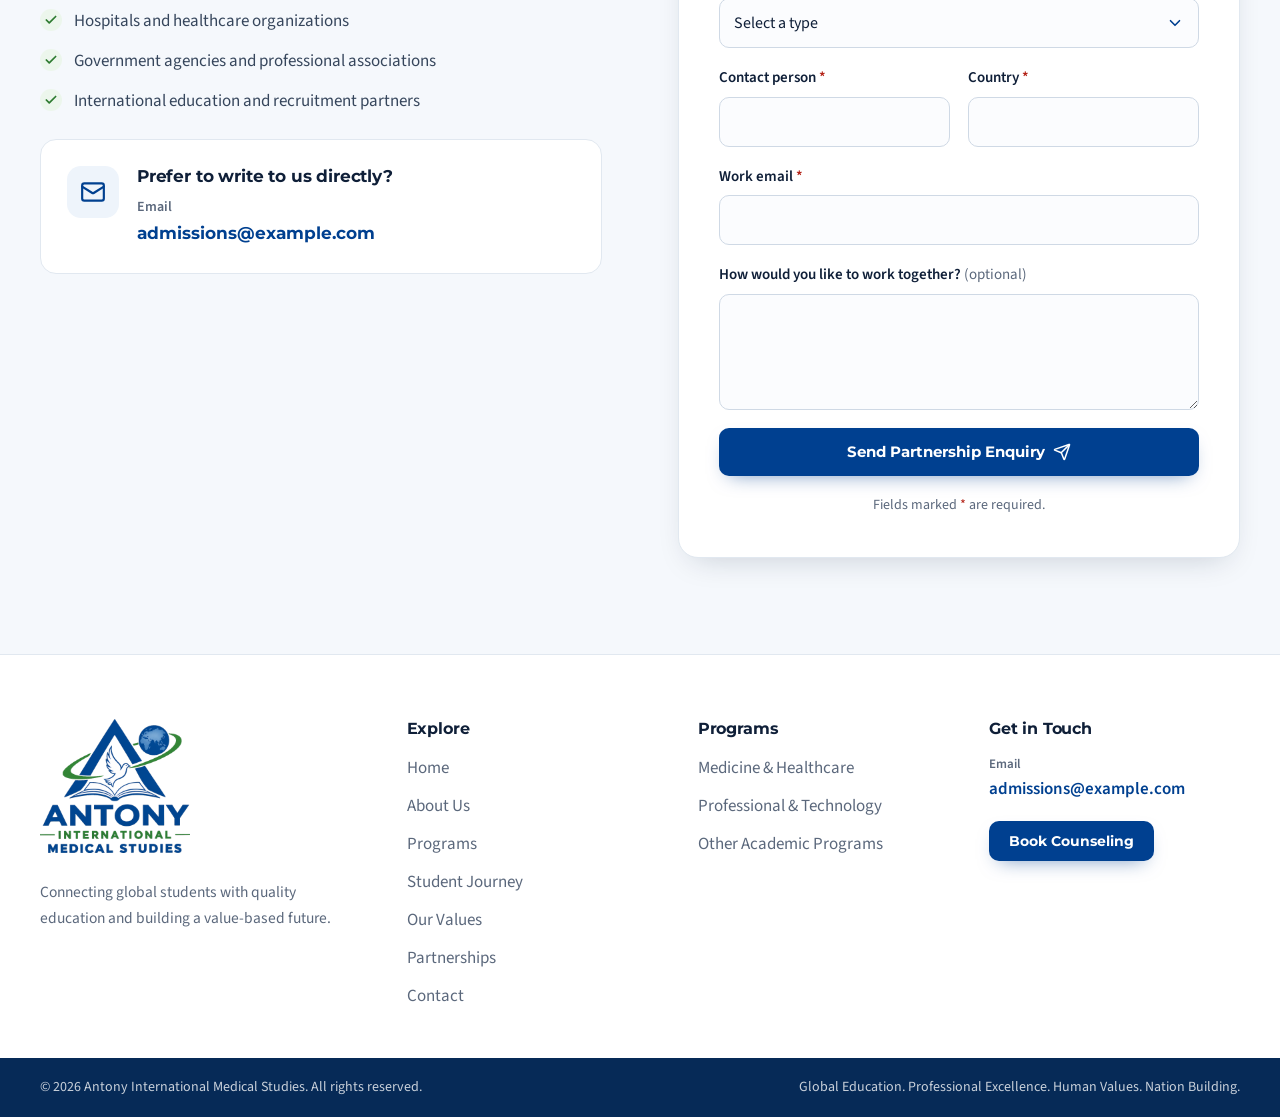
<file: partners.html>
<!DOCTYPE html>
<html lang="en">
<head>
  <meta charset="utf-8">
  <meta name="viewport" content="width=device-width, initial-scale=1">
  <title>Partnerships | Antony International Medical Studies (AIMS)</title>
  <meta name="description" content="Universities, hospitals, government agencies and education organizations: develop a professional partnership with AIMS.">
  <meta name="theme-color" content="#004090">
  <meta property="og:type" content="website">
  <meta property="og:site_name" content="Antony International Medical Studies">
  <meta property="og:title" content="Partnerships | Antony International Medical Studies (AIMS)">
  <meta property="og:description" content="Universities, hospitals, government agencies and education organizations: develop a professional partnership with AIMS.">
  <meta property="og:image" content="assets/img/og-image.jpg">
  <meta name="twitter:card" content="summary_large_image">
  <link rel="icon" href="favicon.ico" sizes="48x48">
  <link rel="icon" href="assets/img/favicon-32.png" type="image/png" sizes="32x32">
  <link rel="apple-touch-icon" href="assets/img/apple-touch-icon.png">
  <link rel="manifest" href="site.webmanifest">
  <link rel="preconnect" href="https://fonts.googleapis.com">
  <link rel="preconnect" href="https://fonts.gstatic.com" crossorigin>
  <link href="https://fonts.googleapis.com/css2?family=Montserrat:wght@600;700;800&family=Source+Sans+3:wght@400;600;700&display=swap" rel="stylesheet">
  <link rel="stylesheet" href="assets/css/styles.css">
  <script>
    (function () {
      var d = document.documentElement;
      if (window.matchMedia && window.matchMedia("(prefers-reduced-motion: reduce)").matches) return;
      if (!("IntersectionObserver" in window)) return;
      d.classList.add("js-motion");
      setTimeout(function () { if (!window.AIMS_MOTION_READY) d.classList.remove("js-motion"); }, 3000);
    })();
  </script>
</head>
<body>
  <a class="skip-link" href="#main">Skip to main content</a>

  <header class="site-header" data-header>
    <div class="container header-inner">
      <a class="brand" href="index.html" aria-label="Antony International Medical Studies, home">
        <img class="brand-emblem" src="assets/img/logo-emblem.png" alt="" width="300" height="208">
        <span class="brand-text" aria-hidden="true">
          <span class="brand-name">ANTONY</span>
          <span class="brand-line brand-line-green">INTERNATIONAL</span>
          <span class="brand-line">MEDICAL STUDIES</span>
        </span>
      </a>

      <nav class="main-nav" id="main-nav" aria-label="Main" data-nav>
        <ul class="nav-list">
          <li><a href="index.html">Home</a></li>
          <li><a href="about.html">About Us</a></li>
          <li><a href="programs.html">Programs</a></li>
          <li><a href="student-journey.html">Student Journey</a></li>
          <li><a href="values.html">Our Values</a></li>
          <li><a href="partners.html" aria-current="page">Partnerships</a></li>
        </ul>
        <a class="btn btn-primary nav-cta" href="contact.html">Book Counseling</a>
      </nav>

      <button class="nav-toggle" type="button" aria-expanded="false" aria-controls="main-nav" data-nav-toggle>
        <span class="visually-hidden" data-nav-label>Open menu</span>
        <svg class="icon icon-open" xmlns="http://www.w3.org/2000/svg" viewBox="0 0 24 24" fill="none" stroke="currentColor" stroke-width="2" stroke-linecap="round" stroke-linejoin="round" aria-hidden="true" focusable="false"><line x1="4" x2="20" y1="12" y2="12" /> <line x1="4" x2="20" y1="6" y2="6" /> <line x1="4" x2="20" y1="18" y2="18" /></svg>
        <svg class="icon icon-close" xmlns="http://www.w3.org/2000/svg" viewBox="0 0 24 24" fill="none" stroke="currentColor" stroke-width="2" stroke-linecap="round" stroke-linejoin="round" aria-hidden="true" focusable="false"><path d="M18 6 6 18" /> <path d="m6 6 12 12" /></svg>
      </button>
    </div>
  </header>

  <main id="main">

    <section class="page-banner">
      <img src="assets/img/photos/partnership-handshake.webp" alt="" width="1920" height="1280" fetchpriority="high" decoding="async" class="page-banner-img">
      <div class="container page-banner-inner">
        <nav class="breadcrumb" aria-label="Breadcrumb">
          <ol>
            <li><a href="index.html">Home</a></li>
            <li aria-current="page">Partnerships</li>
          </ol>
        </nav>
        <h1 data-split>Our Partnership Model</h1>
        <p>Building a sustainable international education ecosystem with universities, healthcare institutions, governments and industry.</p>
      </div>
    </section>

    <section class="section" aria-labelledby="pm-title">
      <div class="container">
        <div class="section-head section-head-center">
          <p class="section-label">Who We Work With</p>
          <h2 class="section-title" id="pm-title">Professional Relationships</h2>
          <p class="section-intro">Antony International Medical Studies seeks to develop professional relationships with:</p>
        </div>
        <ul class="partner-grid">
          <li class="partner-card">
            <span class="icon-badge"><svg class="icon" xmlns="http://www.w3.org/2000/svg" viewBox="0 0 24 24" fill="none" stroke="currentColor" stroke-width="2" stroke-linecap="round" stroke-linejoin="round" aria-hidden="true" focusable="false"><path d="M14 22v-4a2 2 0 1 0-4 0v4" /> <path d="m18 10 3.447 1.724a1 1 0 0 1 .553.894V20a2 2 0 0 1-2 2H4a2 2 0 0 1-2-2v-7.382a1 1 0 0 1 .553-.894L6 10" /> <path d="M18 5v17" /> <path d="m4 6 7.106-3.553a2 2 0 0 1 1.788 0L20 6" /> <path d="M6 5v17" /> <circle cx="12" cy="9" r="2" /></svg></span>
            <h3>Universities and colleges</h3>
          </li>
          <li class="partner-card">
            <span class="icon-badge"><svg class="icon" xmlns="http://www.w3.org/2000/svg" viewBox="0 0 24 24" fill="none" stroke="currentColor" stroke-width="2" stroke-linecap="round" stroke-linejoin="round" aria-hidden="true" focusable="false"><path d="M11 2v2" /> <path d="M5 2v2" /> <path d="M5 3H4a2 2 0 0 0-2 2v4a6 6 0 0 0 12 0V5a2 2 0 0 0-2-2h-1" /> <path d="M8 15a6 6 0 0 0 12 0v-3" /> <circle cx="20" cy="10" r="2" /></svg></span>
            <h3>Medical and healthcare institutions</h3>
          </li>
          <li class="partner-card">
            <span class="icon-badge"><svg class="icon" xmlns="http://www.w3.org/2000/svg" viewBox="0 0 24 24" fill="none" stroke="currentColor" stroke-width="2" stroke-linecap="round" stroke-linejoin="round" aria-hidden="true" focusable="false"><line x1="3" x2="21" y1="22" y2="22" /> <line x1="6" x2="6" y1="18" y2="11" /> <line x1="10" x2="10" y1="18" y2="11" /> <line x1="14" x2="14" y1="18" y2="11" /> <line x1="18" x2="18" y1="18" y2="11" /> <polygon points="12 2 20 7 4 7" /></svg></span>
            <h3>Government and educational agencies</h3>
          </li>
          <li class="partner-card">
            <span class="icon-badge"><svg class="icon" xmlns="http://www.w3.org/2000/svg" viewBox="0 0 24 24" fill="none" stroke="currentColor" stroke-width="2" stroke-linecap="round" stroke-linejoin="round" aria-hidden="true" focusable="false"><path d="M12 6v4" /> <path d="M14 14h-4" /> <path d="M14 18h-4" /> <path d="M14 8h-4" /> <path d="M18 12h2a2 2 0 0 1 2 2v6a2 2 0 0 1-2 2H4a2 2 0 0 1-2-2v-9a2 2 0 0 1 2-2h2" /> <path d="M18 22V4a2 2 0 0 0-2-2H8a2 2 0 0 0-2 2v18" /></svg></span>
            <h3>Hospitals and healthcare organizations</h3>
          </li>
          <li class="partner-card">
            <span class="icon-badge"><svg class="icon" xmlns="http://www.w3.org/2000/svg" viewBox="0 0 24 24" fill="none" stroke="currentColor" stroke-width="2" stroke-linecap="round" stroke-linejoin="round" aria-hidden="true" focusable="false"><circle cx="12" cy="12" r="10" /> <path d="M12 2a14.5 14.5 0 0 0 0 20 14.5 14.5 0 0 0 0-20" /> <path d="M2 12h20" /></svg></span>
            <h3>International education partners</h3>
          </li>
          <li class="partner-card">
            <span class="icon-badge"><svg class="icon" xmlns="http://www.w3.org/2000/svg" viewBox="0 0 24 24" fill="none" stroke="currentColor" stroke-width="2" stroke-linecap="round" stroke-linejoin="round" aria-hidden="true" focusable="false"><path d="M16 21v-2a4 4 0 0 0-4-4H6a4 4 0 0 0-4 4v2" /> <circle cx="9" cy="7" r="4" /> <path d="M22 21v-2a4 4 0 0 0-3-3.87" /> <path d="M16 3.13a4 4 0 0 1 0 7.75" /></svg></span>
            <h3>Student recruitment organizations</h3>
          </li>
          <li class="partner-card">
            <span class="icon-badge"><svg class="icon" xmlns="http://www.w3.org/2000/svg" viewBox="0 0 24 24" fill="none" stroke="currentColor" stroke-width="2" stroke-linecap="round" stroke-linejoin="round" aria-hidden="true" focusable="false"><path d="m15.477 12.89 1.515 8.526a.5.5 0 0 1-.81.47l-3.58-2.687a1 1 0 0 0-1.197 0l-3.586 2.686a.5.5 0 0 1-.81-.469l1.514-8.526" /> <circle cx="12" cy="8" r="6" /></svg></span>
            <h3>Professional associations</h3>
          </li>
          <li class="partner-card">
            <span class="icon-badge"><svg class="icon" xmlns="http://www.w3.org/2000/svg" viewBox="0 0 24 24" fill="none" stroke="currentColor" stroke-width="2" stroke-linecap="round" stroke-linejoin="round" aria-hidden="true" focusable="false"><path d="M2 3h20" /> <path d="M21 3v11a2 2 0 0 1-2 2H5a2 2 0 0 1-2-2V3" /> <path d="m7 21 5-5 5 5" /></svg></span>
            <h3>Training and skills-development institutions</h3>
          </li>
        </ul>
        <div class="ecosystem">
          <span class="icon-badge icon-badge-green"><svg class="icon" xmlns="http://www.w3.org/2000/svg" viewBox="0 0 24 24" fill="none" stroke="currentColor" stroke-width="2" stroke-linecap="round" stroke-linejoin="round" aria-hidden="true" focusable="false"><path d="m11 17 2 2a1 1 0 1 0 3-3" /> <path d="m14 14 2.5 2.5a1 1 0 1 0 3-3l-3.88-3.88a3 3 0 0 0-4.24 0l-.88.88a1 1 0 1 1-3-3l2.81-2.81a5.79 5.79 0 0 1 7.06-.87l.47.28a2 2 0 0 0 1.42.25L21 4" /> <path d="m21 3 1 11h-2" /> <path d="M3 3 2 14l6.5 6.5a1 1 0 1 0 3-3" /> <path d="M3 4h8" /></svg></span>
          <p>Through these partnerships, we aim to create a sustainable international education ecosystem connecting students, universities, healthcare institutions, industry, and communities.</p>
        </div>
      </div>
    </section>

    <section class="section section-soft" id="partner-form" aria-labelledby="pf-title">
      <div class="container split split-form">
        <div class="split-content">
          <div class="section-head">
          <p class="section-label">Work With Us</p>
          <h2 class="section-title" id="pf-title">Propose a Partnership</h2>
          <p class="section-intro">Tell us about your institution or organization and how you would like to work together. Our team will reply to discuss next steps.</p>
        </div>
          <ul class="check-list">
            <li><svg class="icon check-icon" xmlns="http://www.w3.org/2000/svg" viewBox="0 0 24 24" fill="none" stroke="currentColor" stroke-width="2" stroke-linecap="round" stroke-linejoin="round" aria-hidden="true" focusable="false"><path d="M20 6 9 17l-5-5" /></svg><span>Universities, colleges and training institutions</span></li>
            <li><svg class="icon check-icon" xmlns="http://www.w3.org/2000/svg" viewBox="0 0 24 24" fill="none" stroke="currentColor" stroke-width="2" stroke-linecap="round" stroke-linejoin="round" aria-hidden="true" focusable="false"><path d="M20 6 9 17l-5-5" /></svg><span>Hospitals and healthcare organizations</span></li>
            <li><svg class="icon check-icon" xmlns="http://www.w3.org/2000/svg" viewBox="0 0 24 24" fill="none" stroke="currentColor" stroke-width="2" stroke-linecap="round" stroke-linejoin="round" aria-hidden="true" focusable="false"><path d="M20 6 9 17l-5-5" /></svg><span>Government agencies and professional associations</span></li>
            <li><svg class="icon check-icon" xmlns="http://www.w3.org/2000/svg" viewBox="0 0 24 24" fill="none" stroke="currentColor" stroke-width="2" stroke-linecap="round" stroke-linejoin="round" aria-hidden="true" focusable="false"><path d="M20 6 9 17l-5-5" /></svg><span>International education and recruitment partners</span></li>
          </ul>
          <div class="info-card">
            <span class="icon-badge"><svg class="icon" xmlns="http://www.w3.org/2000/svg" viewBox="0 0 24 24" fill="none" stroke="currentColor" stroke-width="2" stroke-linecap="round" stroke-linejoin="round" aria-hidden="true" focusable="false"><rect width="20" height="16" x="2" y="4" rx="2" /> <path d="m22 7-8.97 5.7a1.94 1.94 0 0 1-2.06 0L2 7" /></svg></span>
            <div>
              <h3>Prefer to write to us directly?</h3>
              <ul class="contact-direct" data-contact-list></ul>
            </div>
          </div>
        </div>
        <div class="form-card" data-form-card>
          <div data-form-view>
            <h3 class="form-title">Partnership Enquiry</h3>
            <form class="form" novalidate data-form="partner">
              <div class="field">
                <label for="p-org">Institution or organization <span class="req" aria-hidden="true">*</span></label>
                <input id="p-org" name="org" type="text" autocomplete="organization" required>
                <p class="field-error" id="p-org-err" hidden></p>
              </div>
              <div class="field">
                <label for="p-type">Type of organization <span class="req" aria-hidden="true">*</span></label>
                <select id="p-type" name="type" required>
                  <option value="">Select a type</option>
                  <option>Universities and colleges</option>
                  <option>Medical and healthcare institutions</option>
                  <option>Government and educational agencies</option>
                  <option>Hospitals and healthcare organizations</option>
                  <option>International education partners</option>
                  <option>Student recruitment organizations</option>
                  <option>Professional associations</option>
                  <option>Training and skills-development institutions</option>
                  <option>Other</option>
                </select>
                <p class="field-error" id="p-type-err" hidden></p>
              </div>
              <div class="field-row">
                <div class="field">
                  <label for="p-name">Contact person <span class="req" aria-hidden="true">*</span></label>
                  <input id="p-name" name="name" type="text" autocomplete="name" required>
                  <p class="field-error" id="p-name-err" hidden></p>
                </div>
                <div class="field">
                  <label for="p-country">Country <span class="req" aria-hidden="true">*</span></label>
                  <input id="p-country" name="country" type="text" autocomplete="country-name" required>
                  <p class="field-error" id="p-country-err" hidden></p>
                </div>
              </div>
              <div class="field">
                <label for="p-email">Work email <span class="req" aria-hidden="true">*</span></label>
                <input id="p-email" name="email" type="email" autocomplete="email" required>
                <p class="field-error" id="p-email-err" hidden></p>
              </div>
              <div class="field">
                <label for="p-message">How would you like to work together? <span class="optional">(optional)</span></label>
                <textarea id="p-message" name="message" rows="4"></textarea>
              </div>
              <div class="hp-field" aria-hidden="true">
                <label for="p-website">Leave this field empty</label>
                <input id="p-website" name="website" type="text" tabindex="-1" autocomplete="off">
              </div>
              <p class="form-status" role="alert" tabindex="-1" data-form-status hidden></p>
              <button class="btn btn-primary btn-block" type="submit">Send Partnership Enquiry <svg class="icon" xmlns="http://www.w3.org/2000/svg" viewBox="0 0 24 24" fill="none" stroke="currentColor" stroke-width="2" stroke-linecap="round" stroke-linejoin="round" aria-hidden="true" focusable="false"><path d="M14.536 21.686a.5.5 0 0 0 .937-.024l6.5-19a.496.496 0 0 0-.635-.635l-19 6.5a.5.5 0 0 0-.024.937l7.93 3.18a2 2 0 0 1 1.112 1.11z" /> <path d="m21.854 2.147-10.94 10.939" /></svg></button>
              <p class="form-note">Fields marked <span class="req">*</span> are required.</p>
            </form>
          </div>
          <div class="form-done" data-form-done hidden tabindex="-1">
            <span class="form-done-icon"><svg class="icon" xmlns="http://www.w3.org/2000/svg" viewBox="0 0 24 24" fill="none" stroke="currentColor" stroke-width="2" stroke-linecap="round" stroke-linejoin="round" aria-hidden="true" focusable="false"><circle cx="12" cy="12" r="10" /> <path d="m9 12 2 2 4-4" /></svg></span>
            <h3 class="form-title" data-done-title>Thank you, your enquiry has been received</h3>
            <p data-done-text>The AIMS team will reply to discuss next steps.</p>
            <p class="form-done-alt" data-done-alt hidden></p>
            <button class="btn btn-outline" type="button" data-form-edit>Send another enquiry</button>
          </div>
        </div>
      </div>
    </section>
  </main>

  <footer class="site-footer">
    <div class="container footer-grid">
      <div class="footer-brand">
        <a href="index.html" class="footer-logo" aria-label="Antony International Medical Studies, home">
          <img src="assets/img/logo-full.png" alt="Antony International Medical Studies logo" width="450" height="404" loading="lazy">
        </a>
        <p>Connecting global students with quality education and building a value-based future.</p>
      </div>
      <nav class="footer-col" aria-label="Footer">
        <h2 class="footer-title">Explore</h2>
        <ul>
            <li><a href="index.html">Home</a></li>
            <li><a href="about.html">About Us</a></li>
            <li><a href="programs.html">Programs</a></li>
            <li><a href="student-journey.html">Student Journey</a></li>
            <li><a href="values.html">Our Values</a></li>
            <li><a href="partners.html">Partnerships</a></li>
            <li><a href="contact.html">Contact</a></li>
        </ul>
      </nav>
      <div class="footer-col">
        <h2 class="footer-title">Programs</h2>
        <ul>
            <li><a href="programs.html#medicine">Medicine &amp; Healthcare</a></li>
            <li><a href="programs.html#professional">Professional &amp; Technology</a></li>
            <li><a href="programs.html#other">Other Academic Programs</a></li>
        </ul>
      </div>
      <div class="footer-col">
        <h2 class="footer-title">Get in Touch</h2>
        <ul class="footer-contact" data-contact-list></ul>
        <a class="btn btn-primary btn-sm" href="contact.html">Book Counseling</a>
      </div>
    </div>
    <div class="footer-bar">
      <div class="container footer-bar-inner">
        <p>&copy; <span data-year>2026</span> Antony International Medical Studies. All rights reserved.</p>
        <p>Global Education. Professional Excellence. Human Values. Nation Building.</p>
      </div>
    </div>
  </footer>

  <script src="assets/js/main.js" defer></script>
</body>
</html>
</file>
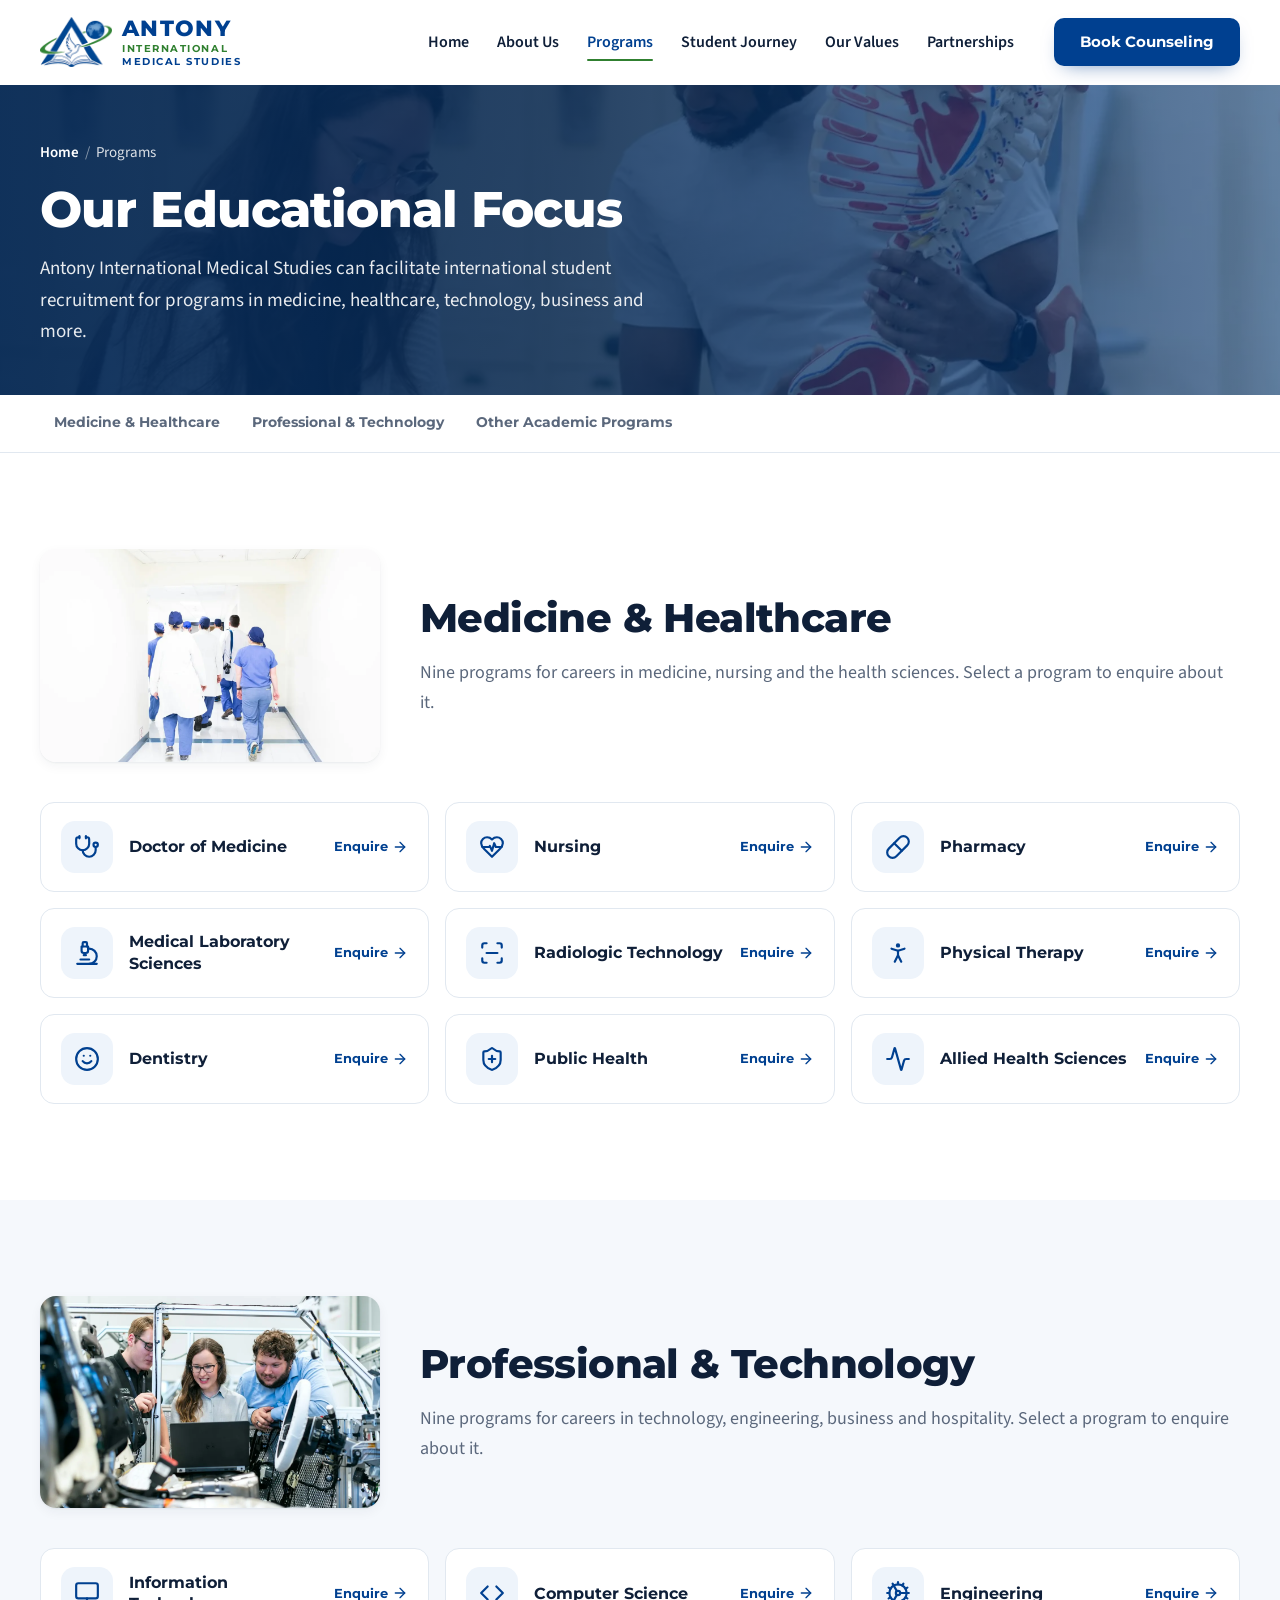
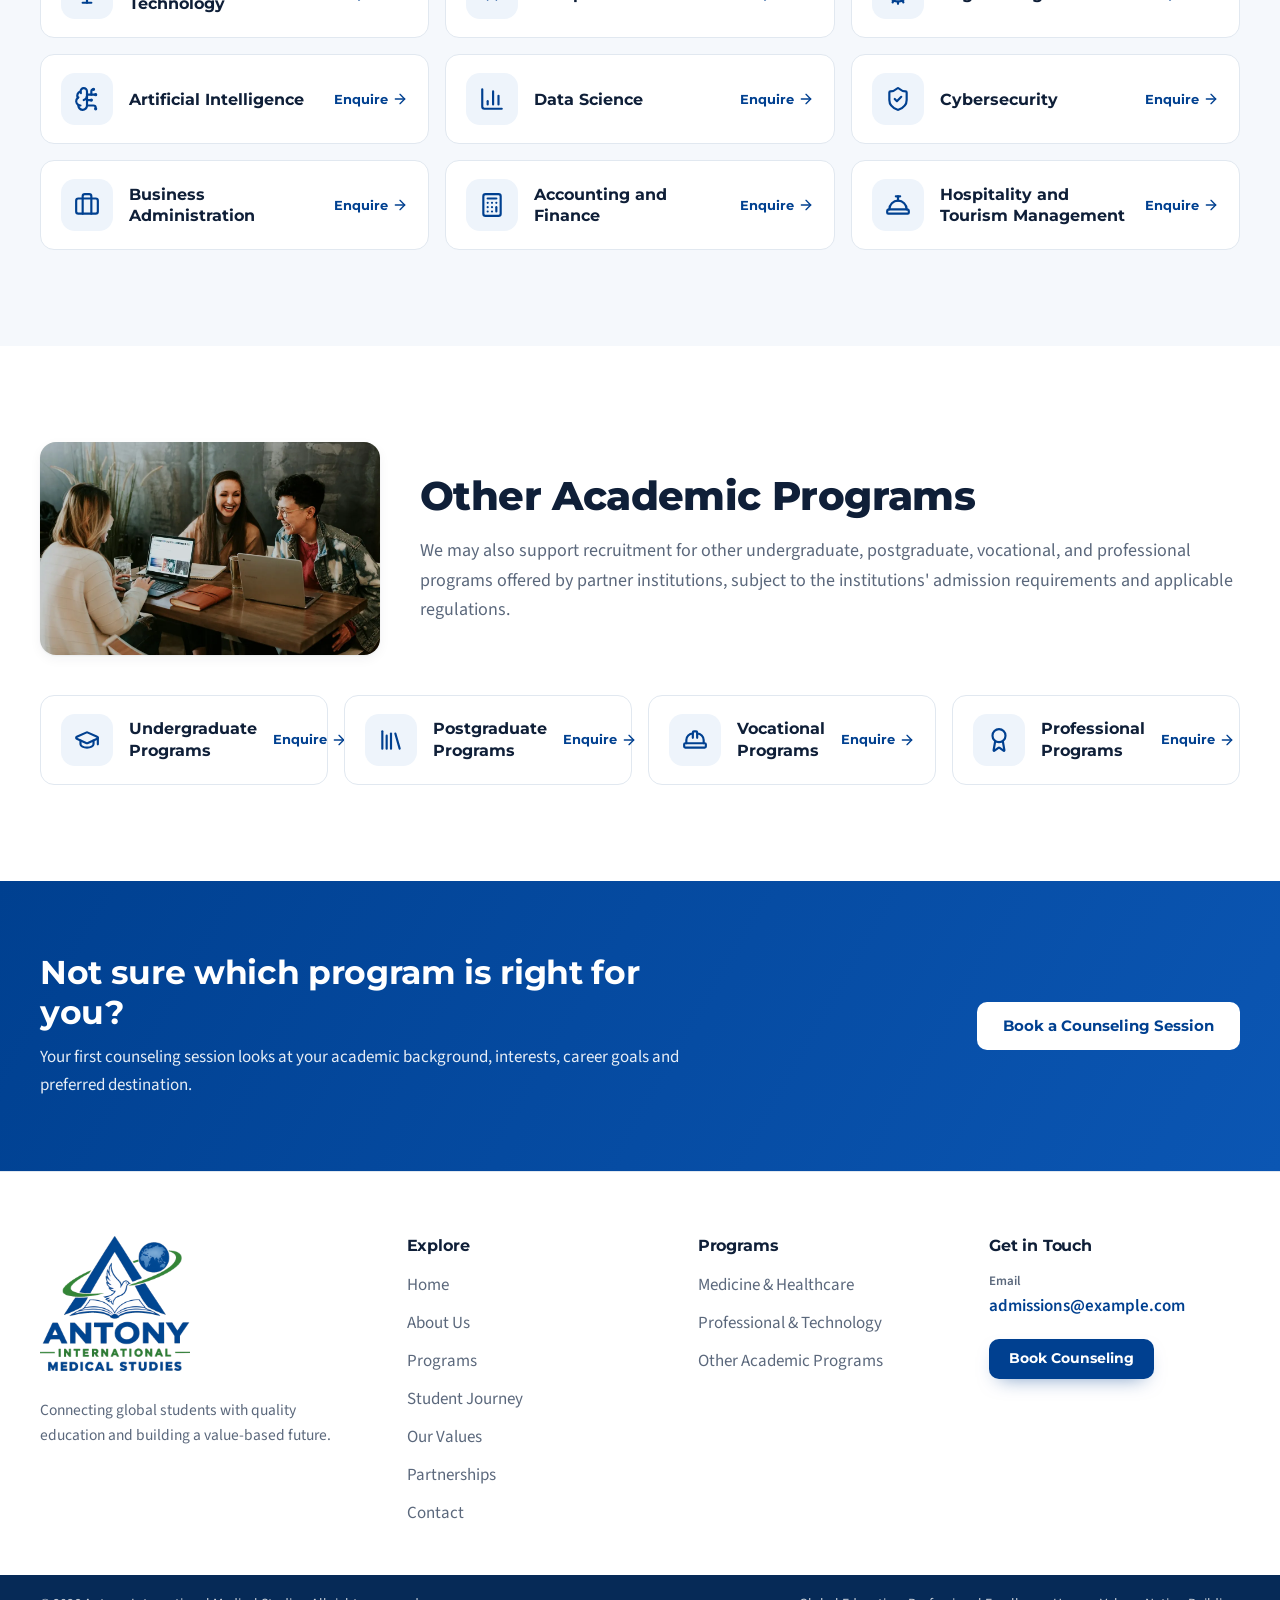
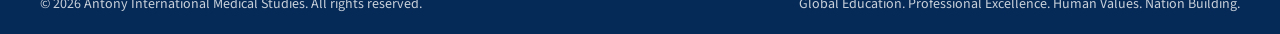
<file: programs.html>
<!DOCTYPE html>
<html lang="en">
<head>
  <meta charset="utf-8">
  <meta name="viewport" content="width=device-width, initial-scale=1">
  <title>Programs | Antony International Medical Studies (AIMS)</title>
  <meta name="description" content="Medicine, Nursing, Pharmacy, Dentistry, Engineering, IT, Artificial Intelligence, Business, Hospitality and other programs.">
  <meta name="theme-color" content="#004090">
  <meta property="og:type" content="website">
  <meta property="og:site_name" content="Antony International Medical Studies">
  <meta property="og:title" content="Programs | Antony International Medical Studies (AIMS)">
  <meta property="og:description" content="Medicine, Nursing, Pharmacy, Dentistry, Engineering, IT, Artificial Intelligence, Business, Hospitality and other programs.">
  <meta property="og:image" content="assets/img/og-image.jpg">
  <meta name="twitter:card" content="summary_large_image">
  <link rel="icon" href="favicon.ico" sizes="48x48">
  <link rel="icon" href="assets/img/favicon-32.png" type="image/png" sizes="32x32">
  <link rel="apple-touch-icon" href="assets/img/apple-touch-icon.png">
  <link rel="manifest" href="site.webmanifest">
  <link rel="preconnect" href="https://fonts.googleapis.com">
  <link rel="preconnect" href="https://fonts.gstatic.com" crossorigin>
  <link href="https://fonts.googleapis.com/css2?family=Montserrat:wght@600;700;800&family=Source+Sans+3:wght@400;600;700&display=swap" rel="stylesheet">
  <link rel="stylesheet" href="assets/css/styles.css">
  <script>
    (function () {
      var d = document.documentElement;
      if (window.matchMedia && window.matchMedia("(prefers-reduced-motion: reduce)").matches) return;
      if (!("IntersectionObserver" in window)) return;
      d.classList.add("js-motion");
      setTimeout(function () { if (!window.AIMS_MOTION_READY) d.classList.remove("js-motion"); }, 3000);
    })();
  </script>
</head>
<body>
  <a class="skip-link" href="#main">Skip to main content</a>

  <header class="site-header" data-header>
    <div class="container header-inner">
      <a class="brand" href="index.html" aria-label="Antony International Medical Studies, home">
        <img class="brand-emblem" src="assets/img/logo-emblem.png" alt="" width="300" height="208">
        <span class="brand-text" aria-hidden="true">
          <span class="brand-name">ANTONY</span>
          <span class="brand-line brand-line-green">INTERNATIONAL</span>
          <span class="brand-line">MEDICAL STUDIES</span>
        </span>
      </a>

      <nav class="main-nav" id="main-nav" aria-label="Main" data-nav>
        <ul class="nav-list">
          <li><a href="index.html">Home</a></li>
          <li><a href="about.html">About Us</a></li>
          <li><a href="programs.html" aria-current="page">Programs</a></li>
          <li><a href="student-journey.html">Student Journey</a></li>
          <li><a href="values.html">Our Values</a></li>
          <li><a href="partners.html">Partnerships</a></li>
        </ul>
        <a class="btn btn-primary nav-cta" href="contact.html">Book Counseling</a>
      </nav>

      <button class="nav-toggle" type="button" aria-expanded="false" aria-controls="main-nav" data-nav-toggle>
        <span class="visually-hidden" data-nav-label>Open menu</span>
        <svg class="icon icon-open" xmlns="http://www.w3.org/2000/svg" viewBox="0 0 24 24" fill="none" stroke="currentColor" stroke-width="2" stroke-linecap="round" stroke-linejoin="round" aria-hidden="true" focusable="false"><line x1="4" x2="20" y1="12" y2="12" /> <line x1="4" x2="20" y1="6" y2="6" /> <line x1="4" x2="20" y1="18" y2="18" /></svg>
        <svg class="icon icon-close" xmlns="http://www.w3.org/2000/svg" viewBox="0 0 24 24" fill="none" stroke="currentColor" stroke-width="2" stroke-linecap="round" stroke-linejoin="round" aria-hidden="true" focusable="false"><path d="M18 6 6 18" /> <path d="m6 6 12 12" /></svg>
      </button>
    </div>
  </header>

  <main id="main">

    <section class="page-banner">
      <img src="assets/img/photos/anatomy-lesson.webp" alt="" width="1920" height="1280" fetchpriority="high" decoding="async" class="page-banner-img">
      <div class="container page-banner-inner">
        <nav class="breadcrumb" aria-label="Breadcrumb">
          <ol>
            <li><a href="index.html">Home</a></li>
            <li aria-current="page">Programs</li>
          </ol>
        </nav>
        <h1 data-split>Our Educational Focus</h1>
        <p>Antony International Medical Studies can facilitate international student recruitment for programs in medicine, healthcare, technology, business and more.</p>
      </div>
    </section>

    <nav class="subnav" aria-label="Program categories">
      <div class="container">
        <ul>
          <li><a href="#medicine">Medicine &amp; Healthcare</a></li>
          <li><a href="#professional">Professional &amp; Technology</a></li>
          <li><a href="#other">Other Academic Programs</a></li>
        </ul>
      </div>
    </nav>

    <section class="section" id="medicine" aria-labelledby="medicine-title">
      <div class="container">
        <div class="category-head">
          <div class="category-photo"><img src="assets/img/photos/medicine-healthcare.webp" alt="Healthcare professionals in scrubs walking along a hospital corridor" width="1200" height="800" loading="lazy" decoding="async"></div>
          <div>
            <h2 class="section-title" id="medicine-title">Medicine &amp; Healthcare</h2>
            <p class="section-intro">Nine programs for careers in medicine, nursing and the health sciences. Select a program to enquire about it.</p>
          </div>
        </div>
        <ul class="program-tiles">
            <li>
              <a class="program-tile" href="contact.html?program=Doctor%20of%20Medicine">
                <span class="icon-badge"><svg class="icon" xmlns="http://www.w3.org/2000/svg" viewBox="0 0 24 24" fill="none" stroke="currentColor" stroke-width="2" stroke-linecap="round" stroke-linejoin="round" aria-hidden="true" focusable="false"><path d="M11 2v2" /> <path d="M5 2v2" /> <path d="M5 3H4a2 2 0 0 0-2 2v4a6 6 0 0 0 12 0V5a2 2 0 0 0-2-2h-1" /> <path d="M8 15a6 6 0 0 0 12 0v-3" /> <circle cx="20" cy="10" r="2" /></svg></span>
                <span class="program-tile-name">Doctor of Medicine</span>
                <span class="program-tile-cta">Enquire <svg class="icon" xmlns="http://www.w3.org/2000/svg" viewBox="0 0 24 24" fill="none" stroke="currentColor" stroke-width="2" stroke-linecap="round" stroke-linejoin="round" aria-hidden="true" focusable="false"><path d="M5 12h14" /> <path d="m12 5 7 7-7 7" /></svg></span>
              </a>
            </li>
            <li>
              <a class="program-tile" href="contact.html?program=Nursing">
                <span class="icon-badge"><svg class="icon" xmlns="http://www.w3.org/2000/svg" viewBox="0 0 24 24" fill="none" stroke="currentColor" stroke-width="2" stroke-linecap="round" stroke-linejoin="round" aria-hidden="true" focusable="false"><path d="M19 14c1.49-1.46 3-3.21 3-5.5A5.5 5.5 0 0 0 16.5 3c-1.76 0-3 .5-4.5 2-1.5-1.5-2.74-2-4.5-2A5.5 5.5 0 0 0 2 8.5c0 2.3 1.5 4.05 3 5.5l7 7Z" /> <path d="M3.22 12H9.5l.5-1 2 4.5 2-7 1.5 3.5h5.27" /></svg></span>
                <span class="program-tile-name">Nursing</span>
                <span class="program-tile-cta">Enquire <svg class="icon" xmlns="http://www.w3.org/2000/svg" viewBox="0 0 24 24" fill="none" stroke="currentColor" stroke-width="2" stroke-linecap="round" stroke-linejoin="round" aria-hidden="true" focusable="false"><path d="M5 12h14" /> <path d="m12 5 7 7-7 7" /></svg></span>
              </a>
            </li>
            <li>
              <a class="program-tile" href="contact.html?program=Pharmacy">
                <span class="icon-badge"><svg class="icon" xmlns="http://www.w3.org/2000/svg" viewBox="0 0 24 24" fill="none" stroke="currentColor" stroke-width="2" stroke-linecap="round" stroke-linejoin="round" aria-hidden="true" focusable="false"><path d="m10.5 20.5 10-10a4.95 4.95 0 1 0-7-7l-10 10a4.95 4.95 0 1 0 7 7Z" /> <path d="m8.5 8.5 7 7" /></svg></span>
                <span class="program-tile-name">Pharmacy</span>
                <span class="program-tile-cta">Enquire <svg class="icon" xmlns="http://www.w3.org/2000/svg" viewBox="0 0 24 24" fill="none" stroke="currentColor" stroke-width="2" stroke-linecap="round" stroke-linejoin="round" aria-hidden="true" focusable="false"><path d="M5 12h14" /> <path d="m12 5 7 7-7 7" /></svg></span>
              </a>
            </li>
            <li>
              <a class="program-tile" href="contact.html?program=Medical%20Laboratory%20Sciences">
                <span class="icon-badge"><svg class="icon" xmlns="http://www.w3.org/2000/svg" viewBox="0 0 24 24" fill="none" stroke="currentColor" stroke-width="2" stroke-linecap="round" stroke-linejoin="round" aria-hidden="true" focusable="false"><path d="M6 18h8" /> <path d="M3 22h18" /> <path d="M14 22a7 7 0 1 0 0-14h-1" /> <path d="M9 14h2" /> <path d="M9 12a2 2 0 0 1-2-2V6h6v4a2 2 0 0 1-2 2Z" /> <path d="M12 6V3a1 1 0 0 0-1-1H9a1 1 0 0 0-1 1v3" /></svg></span>
                <span class="program-tile-name">Medical Laboratory Sciences</span>
                <span class="program-tile-cta">Enquire <svg class="icon" xmlns="http://www.w3.org/2000/svg" viewBox="0 0 24 24" fill="none" stroke="currentColor" stroke-width="2" stroke-linecap="round" stroke-linejoin="round" aria-hidden="true" focusable="false"><path d="M5 12h14" /> <path d="m12 5 7 7-7 7" /></svg></span>
              </a>
            </li>
            <li>
              <a class="program-tile" href="contact.html?program=Radiologic%20Technology">
                <span class="icon-badge"><svg class="icon" xmlns="http://www.w3.org/2000/svg" viewBox="0 0 24 24" fill="none" stroke="currentColor" stroke-width="2" stroke-linecap="round" stroke-linejoin="round" aria-hidden="true" focusable="false"><path d="M3 7V5a2 2 0 0 1 2-2h2" /> <path d="M17 3h2a2 2 0 0 1 2 2v2" /> <path d="M21 17v2a2 2 0 0 1-2 2h-2" /> <path d="M7 21H5a2 2 0 0 1-2-2v-2" /> <path d="M7 12h10" /></svg></span>
                <span class="program-tile-name">Radiologic Technology</span>
                <span class="program-tile-cta">Enquire <svg class="icon" xmlns="http://www.w3.org/2000/svg" viewBox="0 0 24 24" fill="none" stroke="currentColor" stroke-width="2" stroke-linecap="round" stroke-linejoin="round" aria-hidden="true" focusable="false"><path d="M5 12h14" /> <path d="m12 5 7 7-7 7" /></svg></span>
              </a>
            </li>
            <li>
              <a class="program-tile" href="contact.html?program=Physical%20Therapy">
                <span class="icon-badge"><svg class="icon" xmlns="http://www.w3.org/2000/svg" viewBox="0 0 24 24" fill="none" stroke="currentColor" stroke-width="2" stroke-linecap="round" stroke-linejoin="round" aria-hidden="true" focusable="false"><circle cx="12" cy="5" r="1" /> <path d="m9 20 3-6 3 6" /> <path d="m6 8 6 2 6-2" /> <path d="M12 10v4" /></svg></span>
                <span class="program-tile-name">Physical Therapy</span>
                <span class="program-tile-cta">Enquire <svg class="icon" xmlns="http://www.w3.org/2000/svg" viewBox="0 0 24 24" fill="none" stroke="currentColor" stroke-width="2" stroke-linecap="round" stroke-linejoin="round" aria-hidden="true" focusable="false"><path d="M5 12h14" /> <path d="m12 5 7 7-7 7" /></svg></span>
              </a>
            </li>
            <li>
              <a class="program-tile" href="contact.html?program=Dentistry">
                <span class="icon-badge"><svg class="icon" xmlns="http://www.w3.org/2000/svg" viewBox="0 0 24 24" fill="none" stroke="currentColor" stroke-width="2" stroke-linecap="round" stroke-linejoin="round" aria-hidden="true" focusable="false"><circle cx="12" cy="12" r="10" /> <path d="M8 14s1.5 2 4 2 4-2 4-2" /> <line x1="9" x2="9.01" y1="9" y2="9" /> <line x1="15" x2="15.01" y1="9" y2="9" /></svg></span>
                <span class="program-tile-name">Dentistry</span>
                <span class="program-tile-cta">Enquire <svg class="icon" xmlns="http://www.w3.org/2000/svg" viewBox="0 0 24 24" fill="none" stroke="currentColor" stroke-width="2" stroke-linecap="round" stroke-linejoin="round" aria-hidden="true" focusable="false"><path d="M5 12h14" /> <path d="m12 5 7 7-7 7" /></svg></span>
              </a>
            </li>
            <li>
              <a class="program-tile" href="contact.html?program=Public%20Health">
                <span class="icon-badge"><svg class="icon" xmlns="http://www.w3.org/2000/svg" viewBox="0 0 24 24" fill="none" stroke="currentColor" stroke-width="2" stroke-linecap="round" stroke-linejoin="round" aria-hidden="true" focusable="false"><path d="M20 13c0 5-3.5 7.5-7.66 8.95a1 1 0 0 1-.67-.01C7.5 20.5 4 18 4 13V6a1 1 0 0 1 1-1c2 0 4.5-1.2 6.24-2.72a1.17 1.17 0 0 1 1.52 0C14.51 3.81 17 5 19 5a1 1 0 0 1 1 1z" /> <path d="M9 12h6" /> <path d="M12 9v6" /></svg></span>
                <span class="program-tile-name">Public Health</span>
                <span class="program-tile-cta">Enquire <svg class="icon" xmlns="http://www.w3.org/2000/svg" viewBox="0 0 24 24" fill="none" stroke="currentColor" stroke-width="2" stroke-linecap="round" stroke-linejoin="round" aria-hidden="true" focusable="false"><path d="M5 12h14" /> <path d="m12 5 7 7-7 7" /></svg></span>
              </a>
            </li>
            <li>
              <a class="program-tile" href="contact.html?program=Allied%20Health%20Sciences">
                <span class="icon-badge"><svg class="icon" xmlns="http://www.w3.org/2000/svg" viewBox="0 0 24 24" fill="none" stroke="currentColor" stroke-width="2" stroke-linecap="round" stroke-linejoin="round" aria-hidden="true" focusable="false"><path d="M22 12h-2.48a2 2 0 0 0-1.93 1.46l-2.35 8.36a.25.25 0 0 1-.48 0L9.24 2.18a.25.25 0 0 0-.48 0l-2.35 8.36A2 2 0 0 1 4.49 12H2" /></svg></span>
                <span class="program-tile-name">Allied Health Sciences</span>
                <span class="program-tile-cta">Enquire <svg class="icon" xmlns="http://www.w3.org/2000/svg" viewBox="0 0 24 24" fill="none" stroke="currentColor" stroke-width="2" stroke-linecap="round" stroke-linejoin="round" aria-hidden="true" focusable="false"><path d="M5 12h14" /> <path d="m12 5 7 7-7 7" /></svg></span>
              </a>
            </li>
        </ul>
      </div>
    </section>
    <section class="section section-soft" id="professional" aria-labelledby="professional-title">
      <div class="container">
        <div class="category-head">
          <div class="category-photo"><img src="assets/img/photos/technology-engineering.webp" alt="Engineers working together on a laptop in a technology lab" width="1200" height="800" loading="lazy" decoding="async"></div>
          <div>
            <h2 class="section-title" id="professional-title">Professional &amp; Technology</h2>
            <p class="section-intro">Nine programs for careers in technology, engineering, business and hospitality. Select a program to enquire about it.</p>
          </div>
        </div>
        <ul class="program-tiles">
            <li>
              <a class="program-tile" href="contact.html?program=Information%20Technology">
                <span class="icon-badge"><svg class="icon" xmlns="http://www.w3.org/2000/svg" viewBox="0 0 24 24" fill="none" stroke="currentColor" stroke-width="2" stroke-linecap="round" stroke-linejoin="round" aria-hidden="true" focusable="false"><rect width="20" height="14" x="2" y="3" rx="2" /> <line x1="8" x2="16" y1="21" y2="21" /> <line x1="12" x2="12" y1="17" y2="21" /></svg></span>
                <span class="program-tile-name">Information Technology</span>
                <span class="program-tile-cta">Enquire <svg class="icon" xmlns="http://www.w3.org/2000/svg" viewBox="0 0 24 24" fill="none" stroke="currentColor" stroke-width="2" stroke-linecap="round" stroke-linejoin="round" aria-hidden="true" focusable="false"><path d="M5 12h14" /> <path d="m12 5 7 7-7 7" /></svg></span>
              </a>
            </li>
            <li>
              <a class="program-tile" href="contact.html?program=Computer%20Science">
                <span class="icon-badge"><svg class="icon" xmlns="http://www.w3.org/2000/svg" viewBox="0 0 24 24" fill="none" stroke="currentColor" stroke-width="2" stroke-linecap="round" stroke-linejoin="round" aria-hidden="true" focusable="false"><polyline points="16 18 22 12 16 6" /> <polyline points="8 6 2 12 8 18" /></svg></span>
                <span class="program-tile-name">Computer Science</span>
                <span class="program-tile-cta">Enquire <svg class="icon" xmlns="http://www.w3.org/2000/svg" viewBox="0 0 24 24" fill="none" stroke="currentColor" stroke-width="2" stroke-linecap="round" stroke-linejoin="round" aria-hidden="true" focusable="false"><path d="M5 12h14" /> <path d="m12 5 7 7-7 7" /></svg></span>
              </a>
            </li>
            <li>
              <a class="program-tile" href="contact.html?program=Engineering">
                <span class="icon-badge"><svg class="icon" xmlns="http://www.w3.org/2000/svg" viewBox="0 0 24 24" fill="none" stroke="currentColor" stroke-width="2" stroke-linecap="round" stroke-linejoin="round" aria-hidden="true" focusable="false"><path d="M12 20a8 8 0 1 0 0-16 8 8 0 0 0 0 16Z" /> <path d="M12 14a2 2 0 1 0 0-4 2 2 0 0 0 0 4Z" /> <path d="M12 2v2" /> <path d="M12 22v-2" /> <path d="m17 20.66-1-1.73" /> <path d="M11 10.27 7 3.34" /> <path d="m20.66 17-1.73-1" /> <path d="m3.34 7 1.73 1" /> <path d="M14 12h8" /> <path d="M2 12h2" /> <path d="m20.66 7-1.73 1" /> <path d="m3.34 17 1.73-1" /> <path d="m17 3.34-1 1.73" /> <path d="m11 13.73-4 6.93" /></svg></span>
                <span class="program-tile-name">Engineering</span>
                <span class="program-tile-cta">Enquire <svg class="icon" xmlns="http://www.w3.org/2000/svg" viewBox="0 0 24 24" fill="none" stroke="currentColor" stroke-width="2" stroke-linecap="round" stroke-linejoin="round" aria-hidden="true" focusable="false"><path d="M5 12h14" /> <path d="m12 5 7 7-7 7" /></svg></span>
              </a>
            </li>
            <li>
              <a class="program-tile" href="contact.html?program=Artificial%20Intelligence">
                <span class="icon-badge"><svg class="icon" xmlns="http://www.w3.org/2000/svg" viewBox="0 0 24 24" fill="none" stroke="currentColor" stroke-width="2" stroke-linecap="round" stroke-linejoin="round" aria-hidden="true" focusable="false"><path d="M12 5a3 3 0 1 0-5.997.125 4 4 0 0 0-2.526 5.77 4 4 0 0 0 .556 6.588A4 4 0 1 0 12 18Z" /> <path d="M9 13a4.5 4.5 0 0 0 3-4" /> <path d="M6.003 5.125A3 3 0 0 0 6.401 6.5" /> <path d="M3.477 10.896a4 4 0 0 1 .585-.396" /> <path d="M6 18a4 4 0 0 1-1.967-.516" /> <path d="M12 13h4" /> <path d="M12 18h6a2 2 0 0 1 2 2v1" /> <path d="M12 8h8" /> <path d="M16 8V5a2 2 0 0 1 2-2" /> <circle cx="16" cy="13" r=".5" /> <circle cx="18" cy="3" r=".5" /> <circle cx="20" cy="21" r=".5" /> <circle cx="20" cy="8" r=".5" /></svg></span>
                <span class="program-tile-name">Artificial Intelligence</span>
                <span class="program-tile-cta">Enquire <svg class="icon" xmlns="http://www.w3.org/2000/svg" viewBox="0 0 24 24" fill="none" stroke="currentColor" stroke-width="2" stroke-linecap="round" stroke-linejoin="round" aria-hidden="true" focusable="false"><path d="M5 12h14" /> <path d="m12 5 7 7-7 7" /></svg></span>
              </a>
            </li>
            <li>
              <a class="program-tile" href="contact.html?program=Data%20Science">
                <span class="icon-badge"><svg class="icon" xmlns="http://www.w3.org/2000/svg" viewBox="0 0 24 24" fill="none" stroke="currentColor" stroke-width="2" stroke-linecap="round" stroke-linejoin="round" aria-hidden="true" focusable="false"><path d="M3 3v16a2 2 0 0 0 2 2h16" /> <path d="M18 17V9" /> <path d="M13 17V5" /> <path d="M8 17v-3" /></svg></span>
                <span class="program-tile-name">Data Science</span>
                <span class="program-tile-cta">Enquire <svg class="icon" xmlns="http://www.w3.org/2000/svg" viewBox="0 0 24 24" fill="none" stroke="currentColor" stroke-width="2" stroke-linecap="round" stroke-linejoin="round" aria-hidden="true" focusable="false"><path d="M5 12h14" /> <path d="m12 5 7 7-7 7" /></svg></span>
              </a>
            </li>
            <li>
              <a class="program-tile" href="contact.html?program=Cybersecurity">
                <span class="icon-badge"><svg class="icon" xmlns="http://www.w3.org/2000/svg" viewBox="0 0 24 24" fill="none" stroke="currentColor" stroke-width="2" stroke-linecap="round" stroke-linejoin="round" aria-hidden="true" focusable="false"><path d="M20 13c0 5-3.5 7.5-7.66 8.95a1 1 0 0 1-.67-.01C7.5 20.5 4 18 4 13V6a1 1 0 0 1 1-1c2 0 4.5-1.2 6.24-2.72a1.17 1.17 0 0 1 1.52 0C14.51 3.81 17 5 19 5a1 1 0 0 1 1 1z" /> <path d="m9 12 2 2 4-4" /></svg></span>
                <span class="program-tile-name">Cybersecurity</span>
                <span class="program-tile-cta">Enquire <svg class="icon" xmlns="http://www.w3.org/2000/svg" viewBox="0 0 24 24" fill="none" stroke="currentColor" stroke-width="2" stroke-linecap="round" stroke-linejoin="round" aria-hidden="true" focusable="false"><path d="M5 12h14" /> <path d="m12 5 7 7-7 7" /></svg></span>
              </a>
            </li>
            <li>
              <a class="program-tile" href="contact.html?program=Business%20Administration">
                <span class="icon-badge"><svg class="icon" xmlns="http://www.w3.org/2000/svg" viewBox="0 0 24 24" fill="none" stroke="currentColor" stroke-width="2" stroke-linecap="round" stroke-linejoin="round" aria-hidden="true" focusable="false"><path d="M16 20V4a2 2 0 0 0-2-2h-4a2 2 0 0 0-2 2v16" /> <rect width="20" height="14" x="2" y="6" rx="2" /></svg></span>
                <span class="program-tile-name">Business Administration</span>
                <span class="program-tile-cta">Enquire <svg class="icon" xmlns="http://www.w3.org/2000/svg" viewBox="0 0 24 24" fill="none" stroke="currentColor" stroke-width="2" stroke-linecap="round" stroke-linejoin="round" aria-hidden="true" focusable="false"><path d="M5 12h14" /> <path d="m12 5 7 7-7 7" /></svg></span>
              </a>
            </li>
            <li>
              <a class="program-tile" href="contact.html?program=Accounting%20and%20Finance">
                <span class="icon-badge"><svg class="icon" xmlns="http://www.w3.org/2000/svg" viewBox="0 0 24 24" fill="none" stroke="currentColor" stroke-width="2" stroke-linecap="round" stroke-linejoin="round" aria-hidden="true" focusable="false"><rect width="16" height="20" x="4" y="2" rx="2" /> <line x1="8" x2="16" y1="6" y2="6" /> <line x1="16" x2="16" y1="14" y2="18" /> <path d="M16 10h.01" /> <path d="M12 10h.01" /> <path d="M8 10h.01" /> <path d="M12 14h.01" /> <path d="M8 14h.01" /> <path d="M12 18h.01" /> <path d="M8 18h.01" /></svg></span>
                <span class="program-tile-name">Accounting and Finance</span>
                <span class="program-tile-cta">Enquire <svg class="icon" xmlns="http://www.w3.org/2000/svg" viewBox="0 0 24 24" fill="none" stroke="currentColor" stroke-width="2" stroke-linecap="round" stroke-linejoin="round" aria-hidden="true" focusable="false"><path d="M5 12h14" /> <path d="m12 5 7 7-7 7" /></svg></span>
              </a>
            </li>
            <li>
              <a class="program-tile" href="contact.html?program=Hospitality%20and%20Tourism%20Management">
                <span class="icon-badge"><svg class="icon" xmlns="http://www.w3.org/2000/svg" viewBox="0 0 24 24" fill="none" stroke="currentColor" stroke-width="2" stroke-linecap="round" stroke-linejoin="round" aria-hidden="true" focusable="false"><path d="M3 20a1 1 0 0 1-1-1v-1a2 2 0 0 1 2-2h16a2 2 0 0 1 2 2v1a1 1 0 0 1-1 1Z" /> <path d="M20 16a8 8 0 1 0-16 0" /> <path d="M12 4v4" /> <path d="M10 4h4" /></svg></span>
                <span class="program-tile-name">Hospitality and Tourism Management</span>
                <span class="program-tile-cta">Enquire <svg class="icon" xmlns="http://www.w3.org/2000/svg" viewBox="0 0 24 24" fill="none" stroke="currentColor" stroke-width="2" stroke-linecap="round" stroke-linejoin="round" aria-hidden="true" focusable="false"><path d="M5 12h14" /> <path d="m12 5 7 7-7 7" /></svg></span>
              </a>
            </li>
        </ul>
      </div>
    </section>
    <section class="section" id="other" aria-labelledby="other-title">
      <div class="container">
        <div class="category-head">
          <div class="category-photo"><img src="assets/img/photos/students-studying.webp" alt="Three students studying together with laptops at a table" width="1200" height="800" loading="lazy" decoding="async"></div>
          <div>
            <h2 class="section-title" id="other-title">Other Academic Programs</h2>
            <p class="section-intro">We may also support recruitment for other undergraduate, postgraduate, vocational, and professional programs offered by partner institutions, subject to the institutions' admission requirements and applicable regulations.</p>
          </div>
        </div>
        <ul class="program-tiles program-tiles-4">
            <li>
              <a class="program-tile" href="contact.html?program=Another%20undergraduate%20program">
                <span class="icon-badge"><svg class="icon" xmlns="http://www.w3.org/2000/svg" viewBox="0 0 24 24" fill="none" stroke="currentColor" stroke-width="2" stroke-linecap="round" stroke-linejoin="round" aria-hidden="true" focusable="false"><path d="M21.42 10.922a1 1 0 0 0-.019-1.838L12.83 5.18a2 2 0 0 0-1.66 0L2.6 9.08a1 1 0 0 0 0 1.832l8.57 3.908a2 2 0 0 0 1.66 0z" /> <path d="M22 10v6" /> <path d="M6 12.5V16a6 3 0 0 0 12 0v-3.5" /></svg></span>
                <span class="program-tile-name">Undergraduate Programs</span>
                <span class="program-tile-cta">Enquire <svg class="icon" xmlns="http://www.w3.org/2000/svg" viewBox="0 0 24 24" fill="none" stroke="currentColor" stroke-width="2" stroke-linecap="round" stroke-linejoin="round" aria-hidden="true" focusable="false"><path d="M5 12h14" /> <path d="m12 5 7 7-7 7" /></svg></span>
              </a>
            </li>
            <li>
              <a class="program-tile" href="contact.html?program=A%20postgraduate%20program">
                <span class="icon-badge"><svg class="icon" xmlns="http://www.w3.org/2000/svg" viewBox="0 0 24 24" fill="none" stroke="currentColor" stroke-width="2" stroke-linecap="round" stroke-linejoin="round" aria-hidden="true" focusable="false"><path d="m16 6 4 14" /> <path d="M12 6v14" /> <path d="M8 8v12" /> <path d="M4 4v16" /></svg></span>
                <span class="program-tile-name">Postgraduate Programs</span>
                <span class="program-tile-cta">Enquire <svg class="icon" xmlns="http://www.w3.org/2000/svg" viewBox="0 0 24 24" fill="none" stroke="currentColor" stroke-width="2" stroke-linecap="round" stroke-linejoin="round" aria-hidden="true" focusable="false"><path d="M5 12h14" /> <path d="m12 5 7 7-7 7" /></svg></span>
              </a>
            </li>
            <li>
              <a class="program-tile" href="contact.html?program=A%20vocational%20program">
                <span class="icon-badge"><svg class="icon" xmlns="http://www.w3.org/2000/svg" viewBox="0 0 24 24" fill="none" stroke="currentColor" stroke-width="2" stroke-linecap="round" stroke-linejoin="round" aria-hidden="true" focusable="false"><path d="M10 10V5a1 1 0 0 1 1-1h2a1 1 0 0 1 1 1v5" /> <path d="M14 6a6 6 0 0 1 6 6v3" /> <path d="M4 15v-3a6 6 0 0 1 6-6" /> <rect x="2" y="15" width="20" height="4" rx="1" /></svg></span>
                <span class="program-tile-name">Vocational Programs</span>
                <span class="program-tile-cta">Enquire <svg class="icon" xmlns="http://www.w3.org/2000/svg" viewBox="0 0 24 24" fill="none" stroke="currentColor" stroke-width="2" stroke-linecap="round" stroke-linejoin="round" aria-hidden="true" focusable="false"><path d="M5 12h14" /> <path d="m12 5 7 7-7 7" /></svg></span>
              </a>
            </li>
            <li>
              <a class="program-tile" href="contact.html?program=A%20professional%20program">
                <span class="icon-badge"><svg class="icon" xmlns="http://www.w3.org/2000/svg" viewBox="0 0 24 24" fill="none" stroke="currentColor" stroke-width="2" stroke-linecap="round" stroke-linejoin="round" aria-hidden="true" focusable="false"><path d="m15.477 12.89 1.515 8.526a.5.5 0 0 1-.81.47l-3.58-2.687a1 1 0 0 0-1.197 0l-3.586 2.686a.5.5 0 0 1-.81-.469l1.514-8.526" /> <circle cx="12" cy="8" r="6" /></svg></span>
                <span class="program-tile-name">Professional Programs</span>
                <span class="program-tile-cta">Enquire <svg class="icon" xmlns="http://www.w3.org/2000/svg" viewBox="0 0 24 24" fill="none" stroke="currentColor" stroke-width="2" stroke-linecap="round" stroke-linejoin="round" aria-hidden="true" focusable="false"><path d="M5 12h14" /> <path d="m12 5 7 7-7 7" /></svg></span>
              </a>
            </li>
        </ul>
      </div>
    </section>
    <section class="cta-band">
      <div class="container cta-band-inner">
        <div class="cta-band-text">
          <h2>Not sure which program is right for you?</h2>
          <p>Your first counseling session looks at your academic background, interests, career goals and preferred destination.</p>
        </div>
        <div class="cta-band-actions">
          <a class="btn btn-white" href="contact.html?program=I%27m%20not%20sure%20yet">Book a Counseling Session</a>
        </div>
      </div>
    </section>
  </main>

  <footer class="site-footer">
    <div class="container footer-grid">
      <div class="footer-brand">
        <a href="index.html" class="footer-logo" aria-label="Antony International Medical Studies, home">
          <img src="assets/img/logo-full.png" alt="Antony International Medical Studies logo" width="450" height="404" loading="lazy">
        </a>
        <p>Connecting global students with quality education and building a value-based future.</p>
      </div>
      <nav class="footer-col" aria-label="Footer">
        <h2 class="footer-title">Explore</h2>
        <ul>
            <li><a href="index.html">Home</a></li>
            <li><a href="about.html">About Us</a></li>
            <li><a href="programs.html">Programs</a></li>
            <li><a href="student-journey.html">Student Journey</a></li>
            <li><a href="values.html">Our Values</a></li>
            <li><a href="partners.html">Partnerships</a></li>
            <li><a href="contact.html">Contact</a></li>
        </ul>
      </nav>
      <div class="footer-col">
        <h2 class="footer-title">Programs</h2>
        <ul>
            <li><a href="programs.html#medicine">Medicine &amp; Healthcare</a></li>
            <li><a href="programs.html#professional">Professional &amp; Technology</a></li>
            <li><a href="programs.html#other">Other Academic Programs</a></li>
        </ul>
      </div>
      <div class="footer-col">
        <h2 class="footer-title">Get in Touch</h2>
        <ul class="footer-contact" data-contact-list></ul>
        <a class="btn btn-primary btn-sm" href="contact.html">Book Counseling</a>
      </div>
    </div>
    <div class="footer-bar">
      <div class="container footer-bar-inner">
        <p>&copy; <span data-year>2026</span> Antony International Medical Studies. All rights reserved.</p>
        <p>Global Education. Professional Excellence. Human Values. Nation Building.</p>
      </div>
    </div>
  </footer>

  <script src="assets/js/main.js" defer></script>
</body>
</html>
</file>
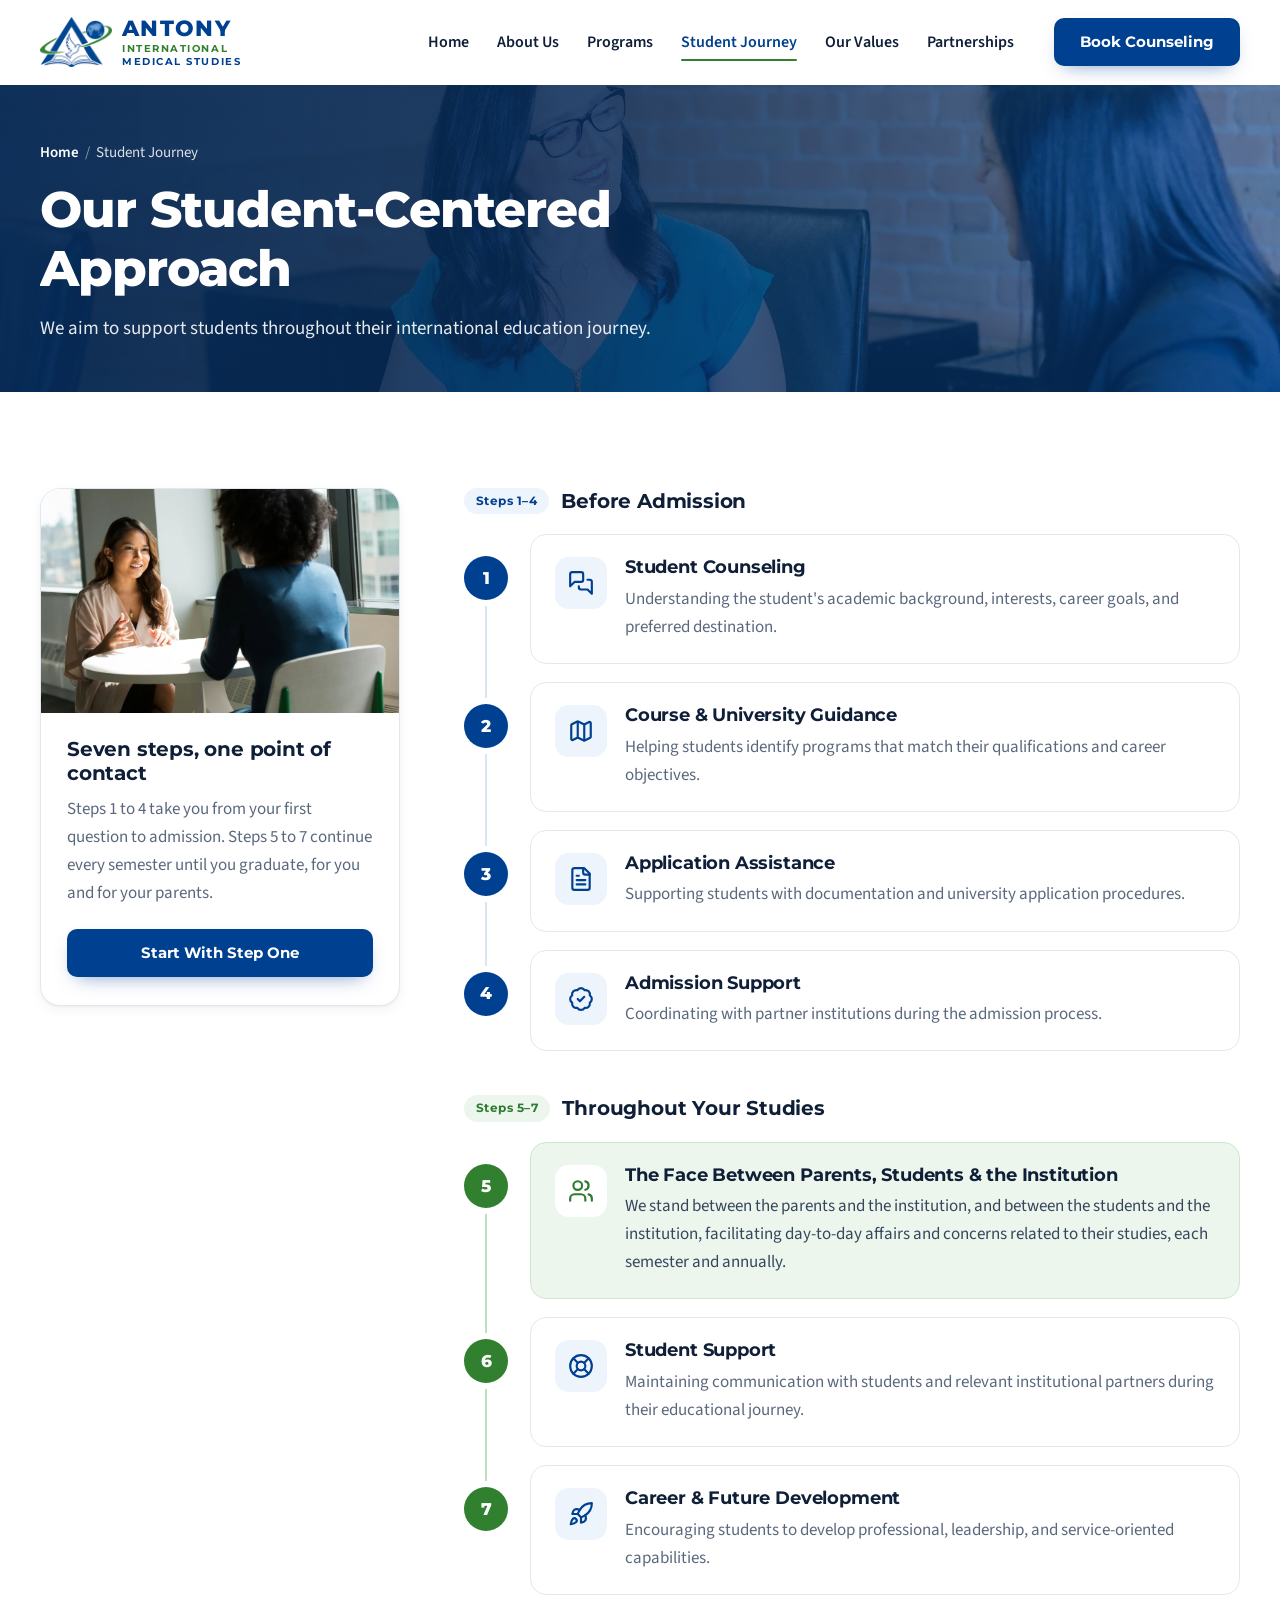
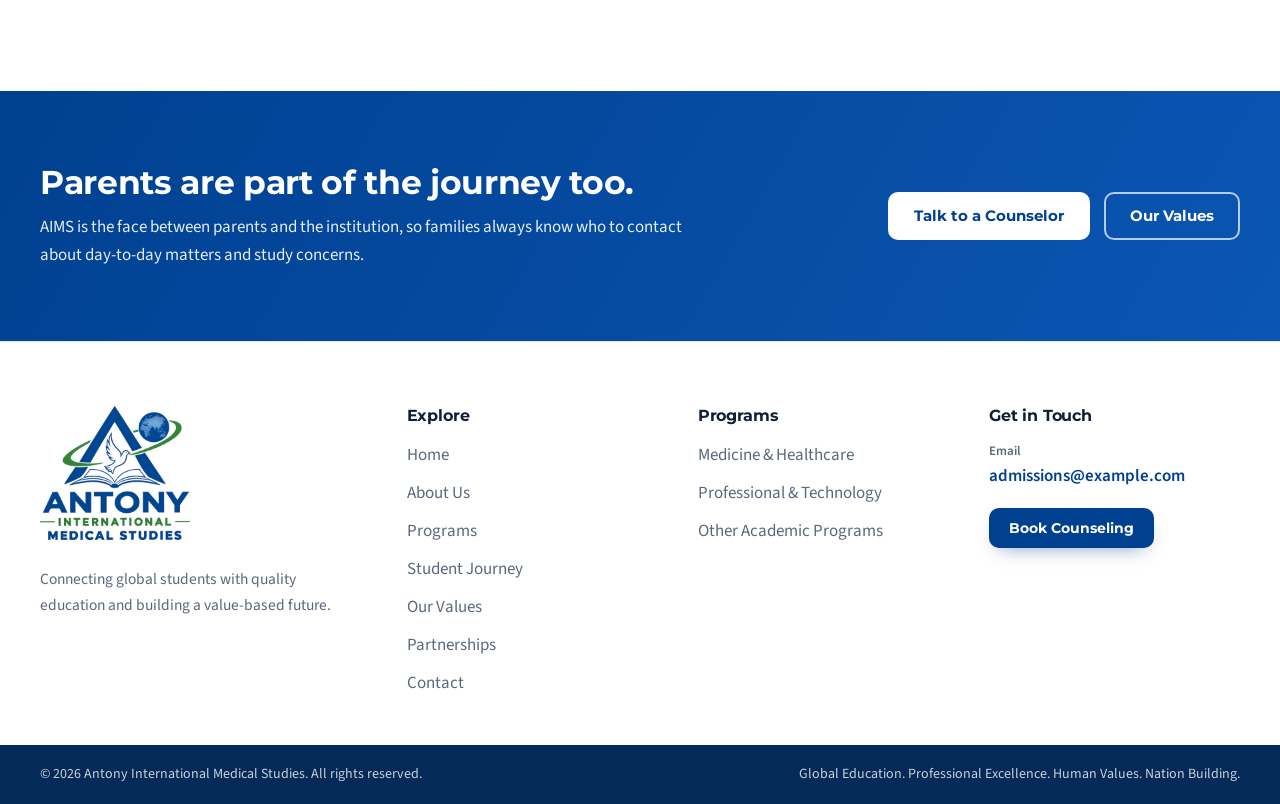
<file: student-journey.html>
<!DOCTYPE html>
<html lang="en">
<head>
  <meta charset="utf-8">
  <meta name="viewport" content="width=device-width, initial-scale=1">
  <title>Student Journey | Antony International Medical Studies (AIMS)</title>
  <meta name="description" content="Seven steps of support from student counseling to career development, throughout your entire studies.">
  <meta name="theme-color" content="#004090">
  <meta property="og:type" content="website">
  <meta property="og:site_name" content="Antony International Medical Studies">
  <meta property="og:title" content="Student Journey | Antony International Medical Studies (AIMS)">
  <meta property="og:description" content="Seven steps of support from student counseling to career development, throughout your entire studies.">
  <meta property="og:image" content="assets/img/og-image.jpg">
  <meta name="twitter:card" content="summary_large_image">
  <link rel="icon" href="favicon.ico" sizes="48x48">
  <link rel="icon" href="assets/img/favicon-32.png" type="image/png" sizes="32x32">
  <link rel="apple-touch-icon" href="assets/img/apple-touch-icon.png">
  <link rel="manifest" href="site.webmanifest">
  <link rel="preconnect" href="https://fonts.googleapis.com">
  <link rel="preconnect" href="https://fonts.gstatic.com" crossorigin>
  <link href="https://fonts.googleapis.com/css2?family=Montserrat:wght@600;700;800&family=Source+Sans+3:wght@400;600;700&display=swap" rel="stylesheet">
  <link rel="stylesheet" href="assets/css/styles.css">
  <script>
    (function () {
      var d = document.documentElement;
      if (window.matchMedia && window.matchMedia("(prefers-reduced-motion: reduce)").matches) return;
      if (!("IntersectionObserver" in window)) return;
      d.classList.add("js-motion");
      setTimeout(function () { if (!window.AIMS_MOTION_READY) d.classList.remove("js-motion"); }, 3000);
    })();
  </script>
</head>
<body>
  <a class="skip-link" href="#main">Skip to main content</a>

  <header class="site-header" data-header>
    <div class="container header-inner">
      <a class="brand" href="index.html" aria-label="Antony International Medical Studies, home">
        <img class="brand-emblem" src="assets/img/logo-emblem.png" alt="" width="300" height="208">
        <span class="brand-text" aria-hidden="true">
          <span class="brand-name">ANTONY</span>
          <span class="brand-line brand-line-green">INTERNATIONAL</span>
          <span class="brand-line">MEDICAL STUDIES</span>
        </span>
      </a>

      <nav class="main-nav" id="main-nav" aria-label="Main" data-nav>
        <ul class="nav-list">
          <li><a href="index.html">Home</a></li>
          <li><a href="about.html">About Us</a></li>
          <li><a href="programs.html">Programs</a></li>
          <li><a href="student-journey.html" aria-current="page">Student Journey</a></li>
          <li><a href="values.html">Our Values</a></li>
          <li><a href="partners.html">Partnerships</a></li>
        </ul>
        <a class="btn btn-primary nav-cta" href="contact.html">Book Counseling</a>
      </nav>

      <button class="nav-toggle" type="button" aria-expanded="false" aria-controls="main-nav" data-nav-toggle>
        <span class="visually-hidden" data-nav-label>Open menu</span>
        <svg class="icon icon-open" xmlns="http://www.w3.org/2000/svg" viewBox="0 0 24 24" fill="none" stroke="currentColor" stroke-width="2" stroke-linecap="round" stroke-linejoin="round" aria-hidden="true" focusable="false"><line x1="4" x2="20" y1="12" y2="12" /> <line x1="4" x2="20" y1="6" y2="6" /> <line x1="4" x2="20" y1="18" y2="18" /></svg>
        <svg class="icon icon-close" xmlns="http://www.w3.org/2000/svg" viewBox="0 0 24 24" fill="none" stroke="currentColor" stroke-width="2" stroke-linecap="round" stroke-linejoin="round" aria-hidden="true" focusable="false"><path d="M18 6 6 18" /> <path d="m6 6 12 12" /></svg>
      </button>
    </div>
  </header>

  <main id="main">

    <section class="page-banner">
      <img src="assets/img/photos/counseling-session.webp" alt="" width="1920" height="1280" fetchpriority="high" decoding="async" class="page-banner-img">
      <div class="container page-banner-inner">
        <nav class="breadcrumb" aria-label="Breadcrumb">
          <ol>
            <li><a href="index.html">Home</a></li>
            <li aria-current="page">Student Journey</li>
          </ol>
        </nav>
        <h1 data-split>Our Student-Centered Approach</h1>
        <p>We aim to support students throughout their international education journey.</p>
      </div>
    </section>

    <section class="section" aria-label="Seven steps of support">
      <div class="container journey-grid">
        <aside class="journey-aside">
          <div class="aside-card">
            <div class="aside-photo"><img src="assets/img/photos/conversation.webp" alt="A counselor in conversation with a student at a table by the window" width="1920" height="1280" loading="lazy" decoding="async"></div>
            <div class="aside-body">
              <h2>Seven steps, one point of contact</h2>
              <p>Steps 1 to 4 take you from your first question to admission. Steps 5 to 7 continue every semester
                until you graduate, for you and for your parents.</p>
              <a class="btn btn-primary btn-block" href="contact.html">Start With Step One</a>
            </div>
          </div>
        </aside>

        <div class="timeline">
          <h2 class="phase"><span class="phase-pill">Steps 1&ndash;4</span> Before Admission</h2>
          <ol class="tl-list">
            <li class="tl-item">
              <span class="tl-marker"><span class="tl-num">1</span></span>
              <div class="tl-card">
                <span class="icon-badge"><svg class="icon" xmlns="http://www.w3.org/2000/svg" viewBox="0 0 24 24" fill="none" stroke="currentColor" stroke-width="2" stroke-linecap="round" stroke-linejoin="round" aria-hidden="true" focusable="false"><path d="M14 9a2 2 0 0 1-2 2H6l-4 4V4a2 2 0 0 1 2-2h8a2 2 0 0 1 2 2z" /> <path d="M18 9h2a2 2 0 0 1 2 2v11l-4-4h-6a2 2 0 0 1-2-2v-1" /></svg></span>
                <div>
                  <h3>Student Counseling</h3>
                  <p>Understanding the student's academic background, interests, career goals, and preferred destination.</p>
                </div>
              </div>
            </li>
            <li class="tl-item">
              <span class="tl-marker"><span class="tl-num">2</span></span>
              <div class="tl-card">
                <span class="icon-badge"><svg class="icon" xmlns="http://www.w3.org/2000/svg" viewBox="0 0 24 24" fill="none" stroke="currentColor" stroke-width="2" stroke-linecap="round" stroke-linejoin="round" aria-hidden="true" focusable="false"><path d="M14.106 5.553a2 2 0 0 0 1.788 0l3.659-1.83A1 1 0 0 1 21 4.619v12.764a1 1 0 0 1-.553.894l-4.553 2.277a2 2 0 0 1-1.788 0l-4.212-2.106a2 2 0 0 0-1.788 0l-3.659 1.83A1 1 0 0 1 3 19.381V6.618a1 1 0 0 1 .553-.894l4.553-2.277a2 2 0 0 1 1.788 0z" /> <path d="M15 5.764v15" /> <path d="M9 3.236v15" /></svg></span>
                <div>
                  <h3>Course &amp; University Guidance</h3>
                  <p>Helping students identify programs that match their qualifications and career objectives.</p>
                </div>
              </div>
            </li>
            <li class="tl-item">
              <span class="tl-marker"><span class="tl-num">3</span></span>
              <div class="tl-card">
                <span class="icon-badge"><svg class="icon" xmlns="http://www.w3.org/2000/svg" viewBox="0 0 24 24" fill="none" stroke="currentColor" stroke-width="2" stroke-linecap="round" stroke-linejoin="round" aria-hidden="true" focusable="false"><path d="M15 2H6a2 2 0 0 0-2 2v16a2 2 0 0 0 2 2h12a2 2 0 0 0 2-2V7Z" /> <path d="M14 2v4a2 2 0 0 0 2 2h4" /> <path d="M10 9H8" /> <path d="M16 13H8" /> <path d="M16 17H8" /></svg></span>
                <div>
                  <h3>Application Assistance</h3>
                  <p>Supporting students with documentation and university application procedures.</p>
                </div>
              </div>
            </li>
            <li class="tl-item">
              <span class="tl-marker"><span class="tl-num">4</span></span>
              <div class="tl-card">
                <span class="icon-badge"><svg class="icon" xmlns="http://www.w3.org/2000/svg" viewBox="0 0 24 24" fill="none" stroke="currentColor" stroke-width="2" stroke-linecap="round" stroke-linejoin="round" aria-hidden="true" focusable="false"><path d="M3.85 8.62a4 4 0 0 1 4.78-4.77 4 4 0 0 1 6.74 0 4 4 0 0 1 4.78 4.78 4 4 0 0 1 0 6.74 4 4 0 0 1-4.77 4.78 4 4 0 0 1-6.75 0 4 4 0 0 1-4.78-4.77 4 4 0 0 1 0-6.76Z" /> <path d="m9 12 2 2 4-4" /></svg></span>
                <div>
                  <h3>Admission Support</h3>
                  <p>Coordinating with partner institutions during the admission process.</p>
                </div>
              </div>
            </li>
          </ol>
          <h2 class="phase"><span class="phase-pill phase-pill-green">Steps 5&ndash;7</span> Throughout Your Studies</h2>
          <ol class="tl-list tl-list-ongoing" start="5">
            <li class="tl-item tl-item-key">
              <span class="tl-marker"><span class="tl-num">5</span></span>
              <div class="tl-card">
                <span class="icon-badge"><svg class="icon" xmlns="http://www.w3.org/2000/svg" viewBox="0 0 24 24" fill="none" stroke="currentColor" stroke-width="2" stroke-linecap="round" stroke-linejoin="round" aria-hidden="true" focusable="false"><path d="M16 21v-2a4 4 0 0 0-4-4H6a4 4 0 0 0-4 4v2" /> <circle cx="9" cy="7" r="4" /> <path d="M22 21v-2a4 4 0 0 0-3-3.87" /> <path d="M16 3.13a4 4 0 0 1 0 7.75" /></svg></span>
                <div>
                  <h3>The Face Between Parents, Students &amp; the Institution</h3>
                  <p>We stand between the parents and the institution, and between the students and the institution, facilitating day-to-day affairs and concerns related to their studies, each semester and annually.</p>
                </div>
              </div>
            </li>
            <li class="tl-item">
              <span class="tl-marker"><span class="tl-num">6</span></span>
              <div class="tl-card">
                <span class="icon-badge"><svg class="icon" xmlns="http://www.w3.org/2000/svg" viewBox="0 0 24 24" fill="none" stroke="currentColor" stroke-width="2" stroke-linecap="round" stroke-linejoin="round" aria-hidden="true" focusable="false"><circle cx="12" cy="12" r="10" /> <path d="m4.93 4.93 4.24 4.24" /> <path d="m14.83 9.17 4.24-4.24" /> <path d="m14.83 14.83 4.24 4.24" /> <path d="m9.17 14.83-4.24 4.24" /> <circle cx="12" cy="12" r="4" /></svg></span>
                <div>
                  <h3>Student Support</h3>
                  <p>Maintaining communication with students and relevant institutional partners during their educational journey.</p>
                </div>
              </div>
            </li>
            <li class="tl-item">
              <span class="tl-marker"><span class="tl-num">7</span></span>
              <div class="tl-card">
                <span class="icon-badge"><svg class="icon" xmlns="http://www.w3.org/2000/svg" viewBox="0 0 24 24" fill="none" stroke="currentColor" stroke-width="2" stroke-linecap="round" stroke-linejoin="round" aria-hidden="true" focusable="false"><path d="M4.5 16.5c-1.5 1.26-2 5-2 5s3.74-.5 5-2c.71-.84.7-2.13-.09-2.91a2.18 2.18 0 0 0-2.91-.09z" /> <path d="m12 15-3-3a22 22 0 0 1 2-3.95A12.88 12.88 0 0 1 22 2c0 2.72-.78 7.5-6 11a22.35 22.35 0 0 1-4 2z" /> <path d="M9 12H4s.55-3.03 2-4c1.62-1.08 5 0 5 0" /> <path d="M12 15v5s3.03-.55 4-2c1.08-1.62 0-5 0-5" /></svg></span>
                <div>
                  <h3>Career &amp; Future Development</h3>
                  <p>Encouraging students to develop professional, leadership, and service-oriented capabilities.</p>
                </div>
              </div>
            </li>
          </ol>
        </div>
      </div>
    </section>

    <section class="cta-band">
      <div class="container cta-band-inner">
        <div class="cta-band-text">
          <h2>Parents are part of the journey too.</h2>
          <p>AIMS is the face between parents and the institution, so families always know who to contact about day-to-day matters and study concerns.</p>
        </div>
        <div class="cta-band-actions">
          <a class="btn btn-white" href="contact.html">Talk to a Counselor</a>
          <a class="btn btn-outline-light" href="values.html">Our Values</a>
        </div>
      </div>
    </section>
  </main>

  <footer class="site-footer">
    <div class="container footer-grid">
      <div class="footer-brand">
        <a href="index.html" class="footer-logo" aria-label="Antony International Medical Studies, home">
          <img src="assets/img/logo-full.png" alt="Antony International Medical Studies logo" width="450" height="404" loading="lazy">
        </a>
        <p>Connecting global students with quality education and building a value-based future.</p>
      </div>
      <nav class="footer-col" aria-label="Footer">
        <h2 class="footer-title">Explore</h2>
        <ul>
            <li><a href="index.html">Home</a></li>
            <li><a href="about.html">About Us</a></li>
            <li><a href="programs.html">Programs</a></li>
            <li><a href="student-journey.html">Student Journey</a></li>
            <li><a href="values.html">Our Values</a></li>
            <li><a href="partners.html">Partnerships</a></li>
            <li><a href="contact.html">Contact</a></li>
        </ul>
      </nav>
      <div class="footer-col">
        <h2 class="footer-title">Programs</h2>
        <ul>
            <li><a href="programs.html#medicine">Medicine &amp; Healthcare</a></li>
            <li><a href="programs.html#professional">Professional &amp; Technology</a></li>
            <li><a href="programs.html#other">Other Academic Programs</a></li>
        </ul>
      </div>
      <div class="footer-col">
        <h2 class="footer-title">Get in Touch</h2>
        <ul class="footer-contact" data-contact-list></ul>
        <a class="btn btn-primary btn-sm" href="contact.html">Book Counseling</a>
      </div>
    </div>
    <div class="footer-bar">
      <div class="container footer-bar-inner">
        <p>&copy; <span data-year>2026</span> Antony International Medical Studies. All rights reserved.</p>
        <p>Global Education. Professional Excellence. Human Values. Nation Building.</p>
      </div>
    </div>
  </footer>

  <script src="assets/js/main.js" defer></script>
</body>
</html>
</file>
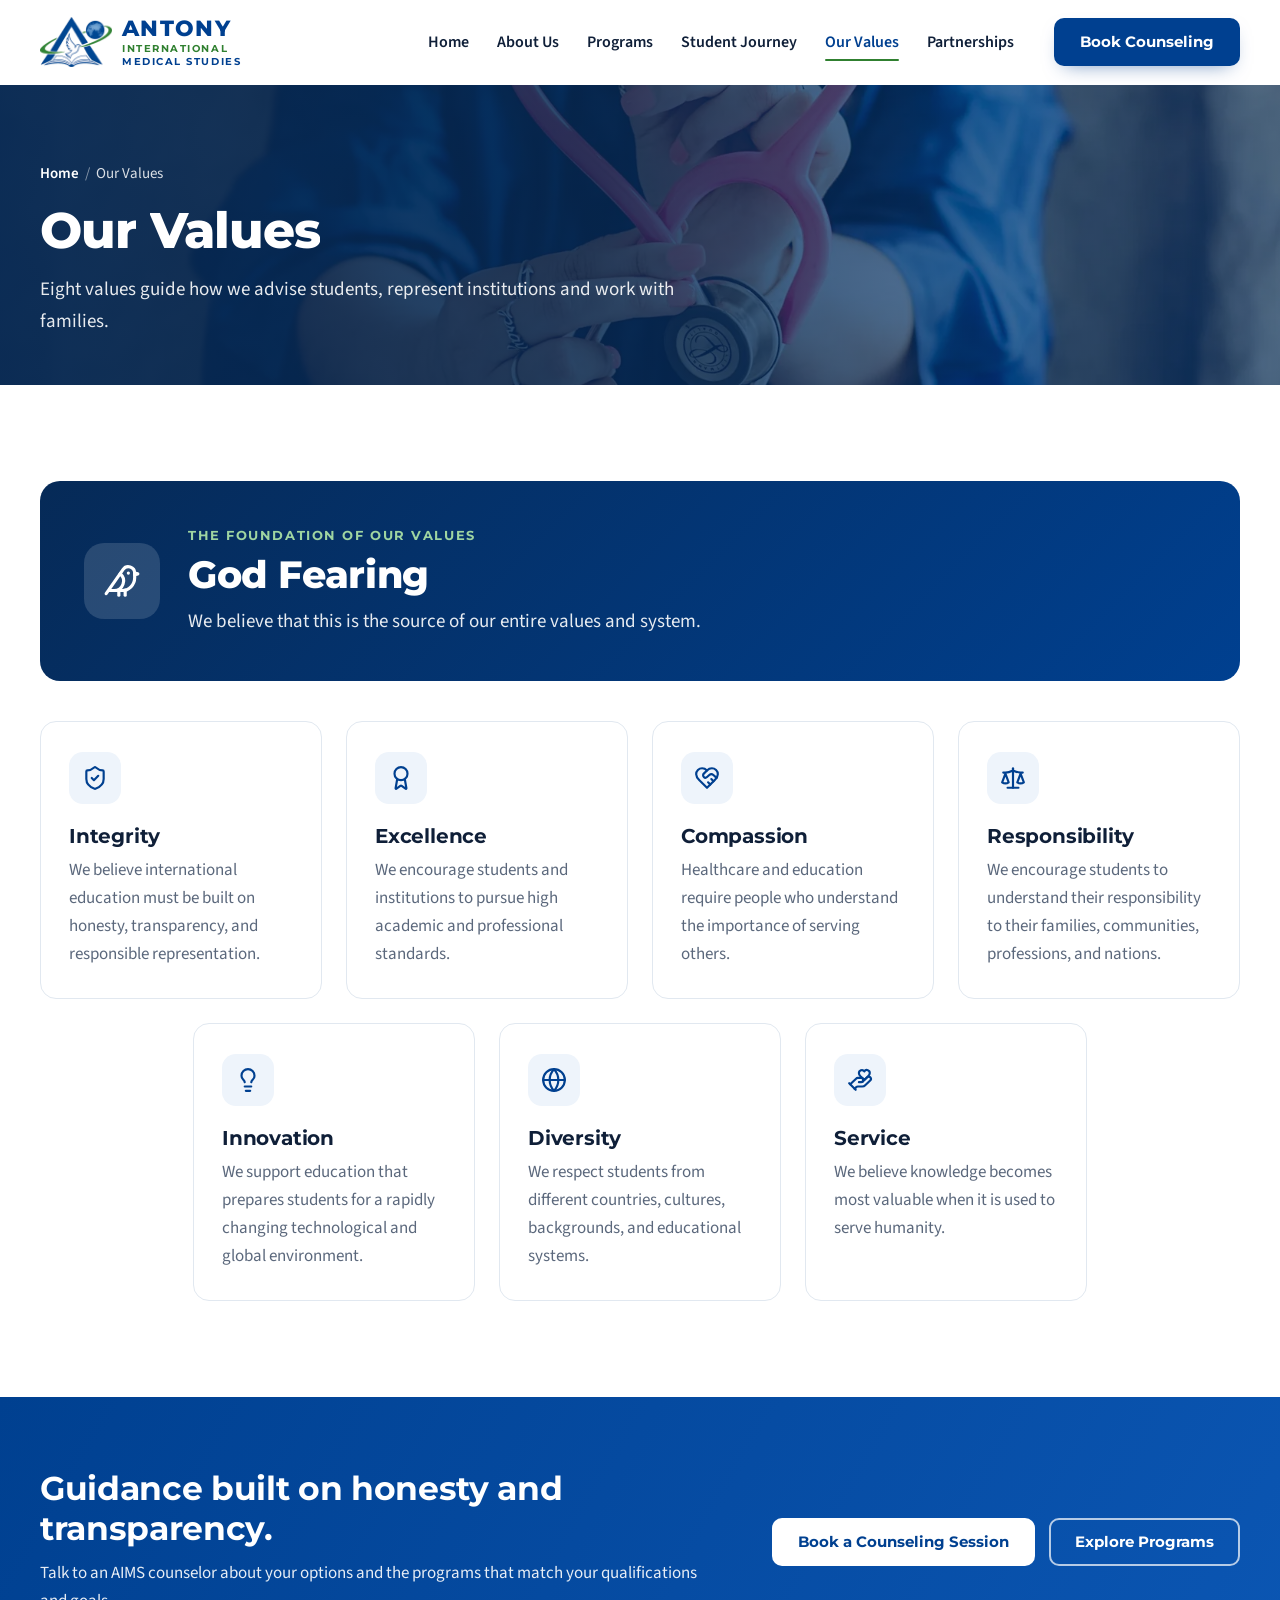
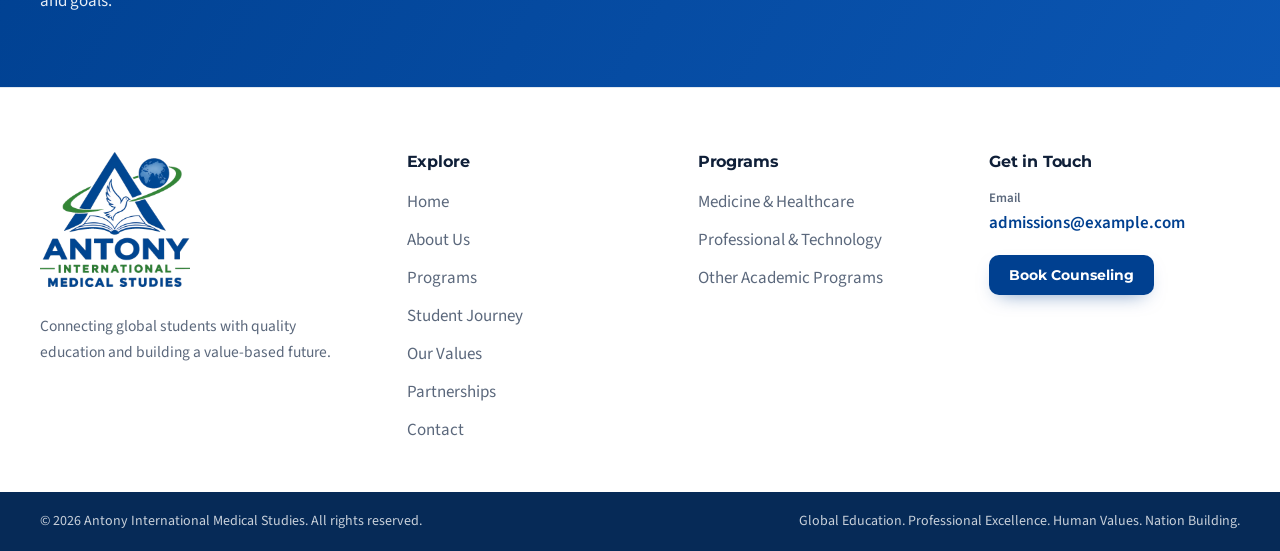
<file: values.html>
<!DOCTYPE html>
<html lang="en">
<head>
  <meta charset="utf-8">
  <meta name="viewport" content="width=device-width, initial-scale=1">
  <title>Our Values | Antony International Medical Studies (AIMS)</title>
  <meta name="description" content="God Fearing, Integrity, Excellence, Compassion, Responsibility, Innovation, Diversity and Service.">
  <meta name="theme-color" content="#004090">
  <meta property="og:type" content="website">
  <meta property="og:site_name" content="Antony International Medical Studies">
  <meta property="og:title" content="Our Values | Antony International Medical Studies (AIMS)">
  <meta property="og:description" content="God Fearing, Integrity, Excellence, Compassion, Responsibility, Innovation, Diversity and Service.">
  <meta property="og:image" content="assets/img/og-image.jpg">
  <meta name="twitter:card" content="summary_large_image">
  <link rel="icon" href="favicon.ico" sizes="48x48">
  <link rel="icon" href="assets/img/favicon-32.png" type="image/png" sizes="32x32">
  <link rel="apple-touch-icon" href="assets/img/apple-touch-icon.png">
  <link rel="manifest" href="site.webmanifest">
  <link rel="preconnect" href="https://fonts.googleapis.com">
  <link rel="preconnect" href="https://fonts.gstatic.com" crossorigin>
  <link href="https://fonts.googleapis.com/css2?family=Montserrat:wght@600;700;800&family=Source+Sans+3:wght@400;600;700&display=swap" rel="stylesheet">
  <link rel="stylesheet" href="assets/css/styles.css">
  <script>
    (function () {
      var d = document.documentElement;
      if (window.matchMedia && window.matchMedia("(prefers-reduced-motion: reduce)").matches) return;
      if (!("IntersectionObserver" in window)) return;
      d.classList.add("js-motion");
      setTimeout(function () { if (!window.AIMS_MOTION_READY) d.classList.remove("js-motion"); }, 3000);
    })();
  </script>
</head>
<body>
  <a class="skip-link" href="#main">Skip to main content</a>

  <header class="site-header" data-header>
    <div class="container header-inner">
      <a class="brand" href="index.html" aria-label="Antony International Medical Studies, home">
        <img class="brand-emblem" src="assets/img/logo-emblem.png" alt="" width="300" height="208">
        <span class="brand-text" aria-hidden="true">
          <span class="brand-name">ANTONY</span>
          <span class="brand-line brand-line-green">INTERNATIONAL</span>
          <span class="brand-line">MEDICAL STUDIES</span>
        </span>
      </a>

      <nav class="main-nav" id="main-nav" aria-label="Main" data-nav>
        <ul class="nav-list">
          <li><a href="index.html">Home</a></li>
          <li><a href="about.html">About Us</a></li>
          <li><a href="programs.html">Programs</a></li>
          <li><a href="student-journey.html">Student Journey</a></li>
          <li><a href="values.html" aria-current="page">Our Values</a></li>
          <li><a href="partners.html">Partnerships</a></li>
        </ul>
        <a class="btn btn-primary nav-cta" href="contact.html">Book Counseling</a>
      </nav>

      <button class="nav-toggle" type="button" aria-expanded="false" aria-controls="main-nav" data-nav-toggle>
        <span class="visually-hidden" data-nav-label>Open menu</span>
        <svg class="icon icon-open" xmlns="http://www.w3.org/2000/svg" viewBox="0 0 24 24" fill="none" stroke="currentColor" stroke-width="2" stroke-linecap="round" stroke-linejoin="round" aria-hidden="true" focusable="false"><line x1="4" x2="20" y1="12" y2="12" /> <line x1="4" x2="20" y1="6" y2="6" /> <line x1="4" x2="20" y1="18" y2="18" /></svg>
        <svg class="icon icon-close" xmlns="http://www.w3.org/2000/svg" viewBox="0 0 24 24" fill="none" stroke="currentColor" stroke-width="2" stroke-linecap="round" stroke-linejoin="round" aria-hidden="true" focusable="false"><path d="M18 6 6 18" /> <path d="m6 6 12 12" /></svg>
      </button>
    </div>
  </header>

  <main id="main">

    <section class="page-banner">
      <img src="assets/img/photos/compassion-stethoscope.webp" alt="" width="1920" height="1280" fetchpriority="high" decoding="async" class="page-banner-img">
      <div class="container page-banner-inner">
        <nav class="breadcrumb" aria-label="Breadcrumb">
          <ol>
            <li><a href="index.html">Home</a></li>
            <li aria-current="page">Our Values</li>
          </ol>
        </nav>
        <h1 data-split>Our Values</h1>
        <p>Eight values guide how we advise students, represent institutions and work with families.</p>
      </div>
    </section>

    <section class="section" aria-labelledby="root-title">
      <div class="container">
        <div class="root-value">
          <span class="icon-badge icon-badge-light icon-badge-lg"><svg class="icon" xmlns="http://www.w3.org/2000/svg" viewBox="0 0 24 24" fill="none" stroke="currentColor" stroke-width="2" stroke-linecap="round" stroke-linejoin="round" aria-hidden="true" focusable="false"><path d="M16 7h.01" /> <path d="M3.4 18H12a8 8 0 0 0 8-8V7a4 4 0 0 0-7.28-2.3L2 20" /> <path d="m20 7 2 .5-2 .5" /> <path d="M10 18v3" /> <path d="M14 17.75V21" /> <path d="M7 18a6 6 0 0 0 3.84-10.61" /></svg></span>
          <div>
            <p class="root-value-label">The foundation of our values</p>
            <h2 id="root-title">God Fearing</h2>
            <p>We believe that this is the source of our entire values and system.</p>
          </div>
        </div>
        <ul class="feature-grid feature-grid-values">
          <li class="feature-card">
            <span class="icon-badge"><svg class="icon" xmlns="http://www.w3.org/2000/svg" viewBox="0 0 24 24" fill="none" stroke="currentColor" stroke-width="2" stroke-linecap="round" stroke-linejoin="round" aria-hidden="true" focusable="false"><path d="M20 13c0 5-3.5 7.5-7.66 8.95a1 1 0 0 1-.67-.01C7.5 20.5 4 18 4 13V6a1 1 0 0 1 1-1c2 0 4.5-1.2 6.24-2.72a1.17 1.17 0 0 1 1.52 0C14.51 3.81 17 5 19 5a1 1 0 0 1 1 1z" /> <path d="m9 12 2 2 4-4" /></svg></span>
            <h3>Integrity</h3>
            <p>We believe international education must be built on honesty, transparency, and responsible representation.</p>
          </li>
          <li class="feature-card">
            <span class="icon-badge"><svg class="icon" xmlns="http://www.w3.org/2000/svg" viewBox="0 0 24 24" fill="none" stroke="currentColor" stroke-width="2" stroke-linecap="round" stroke-linejoin="round" aria-hidden="true" focusable="false"><path d="m15.477 12.89 1.515 8.526a.5.5 0 0 1-.81.47l-3.58-2.687a1 1 0 0 0-1.197 0l-3.586 2.686a.5.5 0 0 1-.81-.469l1.514-8.526" /> <circle cx="12" cy="8" r="6" /></svg></span>
            <h3>Excellence</h3>
            <p>We encourage students and institutions to pursue high academic and professional standards.</p>
          </li>
          <li class="feature-card">
            <span class="icon-badge"><svg class="icon" xmlns="http://www.w3.org/2000/svg" viewBox="0 0 24 24" fill="none" stroke="currentColor" stroke-width="2" stroke-linecap="round" stroke-linejoin="round" aria-hidden="true" focusable="false"><path d="M19 14c1.49-1.46 3-3.21 3-5.5A5.5 5.5 0 0 0 16.5 3c-1.76 0-3 .5-4.5 2-1.5-1.5-2.74-2-4.5-2A5.5 5.5 0 0 0 2 8.5c0 2.3 1.5 4.05 3 5.5l7 7Z" /> <path d="M12 5 9.04 7.96a2.17 2.17 0 0 0 0 3.08c.82.82 2.13.85 3 .07l2.07-1.9a2.82 2.82 0 0 1 3.79 0l2.96 2.66" /> <path d="m18 15-2-2" /> <path d="m15 18-2-2" /></svg></span>
            <h3>Compassion</h3>
            <p>Healthcare and education require people who understand the importance of serving others.</p>
          </li>
          <li class="feature-card">
            <span class="icon-badge"><svg class="icon" xmlns="http://www.w3.org/2000/svg" viewBox="0 0 24 24" fill="none" stroke="currentColor" stroke-width="2" stroke-linecap="round" stroke-linejoin="round" aria-hidden="true" focusable="false"><path d="m16 16 3-8 3 8c-.87.65-1.92 1-3 1s-2.13-.35-3-1Z" /> <path d="m2 16 3-8 3 8c-.87.65-1.92 1-3 1s-2.13-.35-3-1Z" /> <path d="M7 21h10" /> <path d="M12 3v18" /> <path d="M3 7h2c2 0 5-1 7-2 2 1 5 2 7 2h2" /></svg></span>
            <h3>Responsibility</h3>
            <p>We encourage students to understand their responsibility to their families, communities, professions, and nations.</p>
          </li>
          <li class="feature-card">
            <span class="icon-badge"><svg class="icon" xmlns="http://www.w3.org/2000/svg" viewBox="0 0 24 24" fill="none" stroke="currentColor" stroke-width="2" stroke-linecap="round" stroke-linejoin="round" aria-hidden="true" focusable="false"><path d="M15 14c.2-1 .7-1.7 1.5-2.5 1-.9 1.5-2.2 1.5-3.5A6 6 0 0 0 6 8c0 1 .2 2.2 1.5 3.5.7.7 1.3 1.5 1.5 2.5" /> <path d="M9 18h6" /> <path d="M10 22h4" /></svg></span>
            <h3>Innovation</h3>
            <p>We support education that prepares students for a rapidly changing technological and global environment.</p>
          </li>
          <li class="feature-card">
            <span class="icon-badge"><svg class="icon" xmlns="http://www.w3.org/2000/svg" viewBox="0 0 24 24" fill="none" stroke="currentColor" stroke-width="2" stroke-linecap="round" stroke-linejoin="round" aria-hidden="true" focusable="false"><circle cx="12" cy="12" r="10" /> <path d="M12 2a14.5 14.5 0 0 0 0 20 14.5 14.5 0 0 0 0-20" /> <path d="M2 12h20" /></svg></span>
            <h3>Diversity</h3>
            <p>We respect students from different countries, cultures, backgrounds, and educational systems.</p>
          </li>
          <li class="feature-card">
            <span class="icon-badge"><svg class="icon" xmlns="http://www.w3.org/2000/svg" viewBox="0 0 24 24" fill="none" stroke="currentColor" stroke-width="2" stroke-linecap="round" stroke-linejoin="round" aria-hidden="true" focusable="false"><path d="M11 14h2a2 2 0 1 0 0-4h-3c-.6 0-1.1.2-1.4.6L3 16" /> <path d="m7 20 1.6-1.4c.3-.4.8-.6 1.4-.6h4c1.1 0 2.1-.4 2.8-1.2l4.6-4.4a2 2 0 0 0-2.75-2.91l-4.2 3.9" /> <path d="m2 15 6 6" /> <path d="M19.5 8.5c.7-.7 1.5-1.6 1.5-2.7A2.73 2.73 0 0 0 16 4a2.78 2.78 0 0 0-5 1.8c0 1.2.8 2 1.5 2.8L16 12Z" /></svg></span>
            <h3>Service</h3>
            <p>We believe knowledge becomes most valuable when it is used to serve humanity.</p>
          </li>
        </ul>
      </div>
    </section>

    <section class="cta-band">
      <div class="container cta-band-inner">
        <div class="cta-band-text">
          <h2>Guidance built on honesty and transparency.</h2>
          <p>Talk to an AIMS counselor about your options and the programs that match your qualifications and goals.</p>
        </div>
        <div class="cta-band-actions">
          <a class="btn btn-white" href="contact.html">Book a Counseling Session</a>
          <a class="btn btn-outline-light" href="programs.html">Explore Programs</a>
        </div>
      </div>
    </section>
  </main>

  <footer class="site-footer">
    <div class="container footer-grid">
      <div class="footer-brand">
        <a href="index.html" class="footer-logo" aria-label="Antony International Medical Studies, home">
          <img src="assets/img/logo-full.png" alt="Antony International Medical Studies logo" width="450" height="404" loading="lazy">
        </a>
        <p>Connecting global students with quality education and building a value-based future.</p>
      </div>
      <nav class="footer-col" aria-label="Footer">
        <h2 class="footer-title">Explore</h2>
        <ul>
            <li><a href="index.html">Home</a></li>
            <li><a href="about.html">About Us</a></li>
            <li><a href="programs.html">Programs</a></li>
            <li><a href="student-journey.html">Student Journey</a></li>
            <li><a href="values.html">Our Values</a></li>
            <li><a href="partners.html">Partnerships</a></li>
            <li><a href="contact.html">Contact</a></li>
        </ul>
      </nav>
      <div class="footer-col">
        <h2 class="footer-title">Programs</h2>
        <ul>
            <li><a href="programs.html#medicine">Medicine &amp; Healthcare</a></li>
            <li><a href="programs.html#professional">Professional &amp; Technology</a></li>
            <li><a href="programs.html#other">Other Academic Programs</a></li>
        </ul>
      </div>
      <div class="footer-col">
        <h2 class="footer-title">Get in Touch</h2>
        <ul class="footer-contact" data-contact-list></ul>
        <a class="btn btn-primary btn-sm" href="contact.html">Book Counseling</a>
      </div>
    </div>
    <div class="footer-bar">
      <div class="container footer-bar-inner">
        <p>&copy; <span data-year>2026</span> Antony International Medical Studies. All rights reserved.</p>
        <p>Global Education. Professional Excellence. Human Values. Nation Building.</p>
      </div>
    </div>
  </footer>

  <script src="assets/js/main.js" defer></script>
</body>
</html>
</file>
<file: assets/css/styles.css>
/* ==========================================================================
   Antony International Medical Studies (AIMS)
   Brand colours taken from the AIMS logo: blue #004090, green #308030
   ========================================================================== */

:root {
  --blue: #004090;
  --blue-dark: #00336f;
  --blue-bright: #0b56b3;
  --navy: #062a57;
  --blue-50: #eef4fb;
  --blue-100: #d9e6f6;
  --green: #2e7b31;
  --green-brand: #308030;
  --green-50: #ecf6ec;
  --green-light: #9fd5a1;
  --ink: #0f1f38;
  --text: #36465c;
  --muted: #5b687c;
  --line: #e1e8f0;
  --soft: #f5f8fc;
  --white: #ffffff;
  --error: #b42318;

  --font-head: "Montserrat", "Segoe UI", system-ui, sans-serif;
  --font-body: "Source Sans 3", "Segoe UI", system-ui, sans-serif;

  --header-h: 84px;
  --container: 1200px;
  --gutter: 24px;
  --section-y: clamp(64px, 7.5vw, 120px);
  --radius: 16px;
  --radius-lg: 20px;
  --shadow-sm: 0 1px 2px rgba(15, 31, 56, 0.05), 0 4px 12px rgba(15, 31, 56, 0.05);
  --shadow-md: 0 12px 32px -14px rgba(15, 31, 56, 0.22);
  --shadow-lg: 0 28px 64px -28px rgba(6, 42, 87, 0.4);
  --ease: cubic-bezier(0.2, 0.7, 0.2, 1);
}

/* ---------- Reset & base ---------- */

*, *::before, *::after { box-sizing: border-box; }

html {
  -webkit-text-size-adjust: 100%;
  scroll-behavior: smooth;
  scroll-padding-top: calc(var(--header-h) + 64px);
}

body {
  margin: 0;
  background: var(--white);
  color: var(--text);
  font-family: var(--font-body);
  font-size: 1.0625rem;
  line-height: 1.65;
  -webkit-font-smoothing: antialiased;
  text-rendering: optimizeLegibility;
}

h1, h2, h3, h4 {
  margin: 0;
  color: var(--ink);
  font-family: var(--font-head);
  font-weight: 700;
  line-height: 1.2;
  letter-spacing: -0.01em;
}

p, ul, ol, figure, blockquote { margin: 0; }
ul, ol { padding: 0; list-style: none; }
img, svg { display: block; max-width: 100%; }
img { height: auto; }
a { color: var(--blue); text-underline-offset: 0.18em; }
a:hover { color: var(--blue-bright); }
button, input, select, textarea { font: inherit; color: inherit; }

::selection { background: var(--blue); color: var(--white); }

:focus-visible {
  outline: 3px solid var(--blue-bright);
  outline-offset: 3px;
  border-radius: 6px;
}

[hidden] { display: none !important; }

.visually-hidden {
  position: absolute !important;
  width: 1px; height: 1px;
  padding: 0; margin: -1px;
  overflow: hidden;
  clip: rect(0 0 0 0);
  white-space: nowrap;
  border: 0;
}

.skip-link {
  position: absolute;
  left: 16px; top: -100px;
  z-index: 200;
  padding: 12px 18px;
  background: var(--blue);
  color: var(--white);
  border-radius: 8px;
  font-weight: 700;
  text-decoration: none;
}
.skip-link:focus { top: 12px; color: var(--white); }

.container {
  width: 100%;
  max-width: calc(var(--container) + var(--gutter) * 2);
  margin-inline: auto;
  padding-inline: var(--gutter);
}

.icon { width: 1.25em; height: 1.25em; flex: none; }

/* ---------- Buttons & links ---------- */

.btn {
  display: inline-flex;
  align-items: center;
  justify-content: center;
  gap: 8px;
  min-height: 48px;
  padding: 0 24px;
  border: 2px solid transparent;
  border-radius: 10px;
  font-family: var(--font-head);
  font-size: 0.9375rem;
  font-weight: 700;
  line-height: 1.2;
  text-align: center;
  text-decoration: none;
  cursor: pointer;
  transition: background-color 0.2s, color 0.2s, border-color 0.2s, box-shadow 0.2s, transform 0.2s var(--ease);
}
.btn .icon { width: 18px; height: 18px; }
.btn:active { transform: translateY(1px); }

.btn-primary { background: var(--blue); color: var(--white); box-shadow: 0 8px 20px -10px rgba(0, 64, 144, 0.6); }
.btn-primary:hover { background: var(--blue-dark); color: var(--white); }

.btn-outline { border-color: var(--blue); color: var(--blue); background: transparent; }
.btn-outline:hover { background: var(--blue); color: var(--white); }

.btn-white { background: var(--white); color: var(--blue); }
.btn-white:hover { background: var(--blue-50); color: var(--blue-dark); }

.btn-outline-light { border-color: rgba(255, 255, 255, 0.7); color: var(--white); background: transparent; }
.btn-outline-light:hover { background: rgba(255, 255, 255, 0.12); border-color: var(--white); color: var(--white); }

.btn-lg { min-height: 54px; padding: 0 30px; font-size: 1rem; }
.btn-sm { min-height: 40px; padding: 0 18px; font-size: 0.875rem; }
.btn-block { width: 100%; }

.link-arrow {
  display: inline-flex;
  align-items: center;
  gap: 6px;
  font-family: var(--font-head);
  font-size: 0.9375rem;
  font-weight: 700;
  color: var(--blue);
  text-decoration: none;
}
.link-arrow .icon { width: 18px; height: 18px; transition: transform 0.25s var(--ease); }
.link-arrow:hover { color: var(--blue-bright); }
.link-arrow:hover .icon { transform: translateX(4px); }

/* ---------- Icon badges ---------- */

.icon-badge {
  display: inline-grid;
  place-items: center;
  flex: none;
  width: 52px; height: 52px;
  border-radius: 14px;
  background: var(--blue-50);
  color: var(--blue);
}
.icon-badge .icon { width: 26px; height: 26px; }
.icon-badge-sm { width: 42px; height: 42px; border-radius: 12px; }
.icon-badge-sm .icon { width: 22px; height: 22px; }
.icon-badge-lg { width: 76px; height: 76px; border-radius: 20px; }
.icon-badge-lg .icon { width: 38px; height: 38px; }
.icon-badge-green { background: var(--green-50); color: var(--green); }
.icon-badge-light { background: rgba(255, 255, 255, 0.14); color: var(--white); }

/* ---------- Header ---------- */

.site-header {
  position: sticky;
  top: 0;
  z-index: 100;
  background: var(--white);
  border-bottom: 1px solid transparent;
  transition: box-shadow 0.25s, border-color 0.25s;
}
.site-header.is-scrolled {
  border-bottom-color: var(--line);
  box-shadow: 0 8px 24px -16px rgba(15, 31, 56, 0.3);
}

.header-inner {
  display: flex;
  align-items: center;
  justify-content: space-between;
  gap: 24px;
  height: var(--header-h);
}

.brand {
  display: inline-flex;
  align-items: center;
  gap: 10px;
  text-decoration: none;
  flex: none;
}
.brand-emblem { width: auto; height: 50px; }
.brand-text { display: flex; flex-direction: column; font-family: var(--font-head); line-height: 1; }
.brand-name {
  color: var(--blue);
  font-size: 1.4rem;
  font-weight: 800;
  letter-spacing: 0.06em;
}
.brand-line {
  margin-top: 4px;
  color: var(--blue);
  font-size: 0.6rem;
  font-weight: 700;
  letter-spacing: 0.16em;
}
.brand-line-green { color: var(--green-brand); }

.main-nav { display: flex; align-items: center; gap: 28px; }
.nav-list { display: flex; align-items: center; gap: 4px; }
.nav-list a {
  position: relative;
  display: block;
  padding: 10px 12px;
  color: var(--ink);
  font-weight: 600;
  font-size: 1rem;
  text-decoration: none;
  border-radius: 8px;
  transition: color 0.2s, background-color 0.2s;
}
.nav-list a::after {
  content: "";
  position: absolute;
  left: 12px; right: 12px; bottom: 4px;
  height: 2px;
  background: var(--green-brand);
  border-radius: 2px;
  transform: scaleX(0);
  transform-origin: left;
  transition: transform 0.25s var(--ease);
}
.nav-list a:hover { color: var(--blue); }
.nav-list a:hover::after,
.nav-list a[aria-current="page"]::after { transform: scaleX(1); }
.nav-list a[aria-current="page"] { color: var(--blue); }

.nav-toggle {
  display: none;
  width: 46px; height: 46px;
  place-items: center;
  border: 1px solid var(--line);
  border-radius: 10px;
  background: var(--white);
  color: var(--blue);
  cursor: pointer;
}
.nav-toggle .icon { width: 24px; height: 24px; }
.nav-toggle .icon-close,
.nav-toggle[aria-expanded="true"] .icon-open { display: none; }
.nav-toggle[aria-expanded="true"] .icon-close { display: block; }

/* ---------- Hero (home) ---------- */

.hero {
  position: relative;
  padding: clamp(40px, 6vw, 80px) 0 clamp(120px, 12vw, 150px);
  background: linear-gradient(180deg, var(--soft) 0%, #fbfdff 70%, var(--white) 100%);
  overflow: hidden;
}

.hero-grid {
  display: grid;
  grid-template-columns: minmax(0, 1.05fr) minmax(0, 1fr);
  gap: clamp(40px, 5vw, 72px);
  align-items: center;
}

.hero-badge {
  display: inline-flex;
  align-items: center;
  gap: 8px;
  padding: 8px 14px;
  border-radius: 999px;
  background: var(--blue-50);
  color: var(--blue);
  font-family: var(--font-head);
  font-size: 0.8125rem;
  font-weight: 700;
  line-height: 1.3;
}
.hero-badge .icon { width: 16px; height: 16px; }

.hero h1 {
  margin-top: 20px;
  font-size: clamp(2rem, 1.25rem + 2.6vw, 3.2rem);
  font-weight: 800;
  line-height: 1.14;
  letter-spacing: -0.02em;
}

.hero-lede {
  margin-top: 20px;
  max-width: 58ch;
  color: var(--muted);
  font-size: 1.1875rem;
}

.hero-actions { display: flex; flex-wrap: wrap; gap: 14px; margin-top: 32px; }

.hero-media { position: relative; padding: 0 0 18px 0; }
.hero-media::after {
  content: "";
  position: absolute;
  right: -18px; bottom: 0;
  width: 62%; height: 70%;
  border-radius: 24px;
  background: var(--blue);
  z-index: 0;
}
.hero-photo {
  position: relative;
  z-index: 1;
  border-radius: 24px;
  overflow: hidden;
  box-shadow: var(--shadow-lg);
  aspect-ratio: 4 / 3.1;
}
.hero-photo img { width: 100%; height: 100%; object-fit: cover; object-position: 60% center; }

.hero-float {
  position: absolute;
  left: -28px; bottom: 44px;
  z-index: 2;
  display: flex;
  align-items: center;
  gap: 14px;
  max-width: 310px;
  padding: 16px 20px 16px 16px;
  background: var(--white);
  border-radius: 14px;
  box-shadow: var(--shadow-lg);
}
.hero-float p { font-size: 0.9375rem; line-height: 1.4; color: var(--muted); }
.hero-float .hero-float-title { font-family: var(--font-head); font-weight: 700; font-size: 0.9375rem; color: var(--ink); margin-bottom: 2px; }

/* ---------- Highlights ---------- */

.highlights-wrap { position: relative; z-index: 2; margin-top: clamp(-96px, -8vw, -72px); }
.highlights {
  display: grid;
  grid-template-columns: repeat(4, minmax(0, 1fr));
  background: var(--white);
  border: 1px solid var(--line);
  border-radius: var(--radius-lg);
  box-shadow: var(--shadow-md);
}
.highlight {
  display: flex;
  align-items: flex-start;
  gap: 16px;
  padding: 28px 24px;
}
.highlight + .highlight { border-left: 1px solid var(--line); }
.highlight h3 { font-size: 1rem; }
.highlight p { margin-top: 6px; font-size: 0.96875rem; line-height: 1.5; color: var(--muted); }

/* ---------- Sections ---------- */

.section { padding-block: var(--section-y); }
.section-soft { background: var(--soft); }
.section-navy {
  background: linear-gradient(135deg, var(--navy) 0%, var(--blue) 100%);
  color: rgba(255, 255, 255, 0.86);
}

.section-head { max-width: 760px; margin-bottom: 48px; }
.section-head-center { margin-inline: auto; text-align: center; }
.split-content .section-head,
.section-head-row .section-head,
.commitment-grid .section-head { margin-bottom: 20px; }

.section-label {
  display: inline-flex;
  align-items: center;
  gap: 10px;
  color: var(--green);
  font-family: var(--font-head);
  font-size: 0.8125rem;
  font-weight: 700;
  letter-spacing: 0.12em;
  text-transform: uppercase;
}
.section-label::before {
  content: "";
  width: 28px; height: 2px;
  background: currentColor;
  border-radius: 2px;
}
.section-head-center .section-label::after {
  content: "";
  width: 28px; height: 2px;
  background: currentColor;
  border-radius: 2px;
}

.section-title {
  margin-top: 12px;
  font-size: clamp(1.75rem, 1.3rem + 1.5vw, 2.5rem);
  font-weight: 800;
  letter-spacing: -0.015em;
  text-wrap: balance;
}
.section-intro { margin-top: 16px; font-size: 1.125rem; color: var(--muted); }

.section-navy .section-label { color: var(--green-light); }
.section-navy .section-title { color: var(--white); }
.section-navy .section-intro { color: rgba(255, 255, 255, 0.85); }

.section-head-row {
  display: flex;
  flex-wrap: wrap;
  align-items: flex-end;
  justify-content: space-between;
  gap: 20px 40px;
  margin-bottom: 44px;
}
.section-head-row .section-head { margin-bottom: 0; }

.lead { font-size: 1.1875rem; color: var(--ink); }
.split-content p + p,
.split-content .lead + p { margin-top: 16px; }

/* Split layout */
.split {
  display: grid;
  grid-template-columns: minmax(0, 1fr) minmax(0, 1fr);
  gap: clamp(40px, 6vw, 80px);
  align-items: center;
}
.split-reverse .split-media { order: 2; }
.split-content > .btn { margin-top: 28px; }
.split-content .check-list { margin: 24px 0; }
.split-content .info-card { margin-top: 8px; }
.info-card h3 { font-size: 1.0625rem; }

.photo-frame {
  position: relative;
  border-radius: var(--radius-lg);
  overflow: hidden;
  box-shadow: var(--shadow-md);
  aspect-ratio: 4 / 3;
}
.photo-frame img { width: 100%; height: 100%; object-fit: cover; }

.vision-callout {
  display: flex;
  gap: 16px;
  margin-top: 28px;
  padding: 22px 24px;
  border-radius: var(--radius);
  background: var(--green-50);
}
.vision-callout h3 { font-size: 1.0625rem; }
.vision-callout p { margin-top: 6px; color: var(--text); }

/* Check list */
.check-list { display: grid; gap: 12px; }
.check-list li { display: flex; gap: 12px; align-items: flex-start; }
.check-icon {
  width: 22px; height: 22px;
  margin-top: 2px;
  padding: 4px;
  border-radius: 50%;
  background: var(--green-50);
  color: var(--green);
  stroke-width: 3;
}
.check-list-2 { grid-template-columns: repeat(2, minmax(0, 1fr)); gap: 12px 24px; }
.check-list-2 li { font-weight: 600; color: var(--ink); line-height: 1.45; }

/* ---------- Program cards (home) ---------- */

.program-cards {
  display: grid;
  grid-template-columns: repeat(3, minmax(0, 1fr));
  gap: 28px;
}
.program-card {
  display: flex;
  flex-direction: column;
  background: var(--white);
  border: 1px solid var(--line);
  border-radius: var(--radius-lg);
  overflow: hidden;
  box-shadow: var(--shadow-sm);
  transition: transform 0.3s var(--ease), box-shadow 0.3s var(--ease);
}
.program-card:hover { transform: translateY(-4px); box-shadow: var(--shadow-md); }
.program-card-media { aspect-ratio: 16 / 10; overflow: hidden; }
.program-card-media img { width: 100%; height: 100%; object-fit: cover; }
.program-card-body { display: flex; flex-direction: column; flex: 1; padding: 26px 28px 28px; }
.program-card-body h3 { font-size: 1.25rem; }
.program-card-count { margin-top: 6px; color: var(--green); font-family: var(--font-head); font-size: 0.8125rem; font-weight: 700; }
.program-card-list { display: grid; gap: 10px; margin: 20px 0 24px; }
.program-card-list li { display: flex; align-items: center; gap: 10px; color: var(--ink); font-weight: 600; }
.program-card-list .icon { width: 20px; height: 20px; color: var(--blue); }
.program-card-text { margin: 16px 0 24px; color: var(--muted); }
.program-card .link-arrow { margin-top: auto; }

/* ---------- Core purpose track ---------- */

.purpose .section-head { margin-bottom: 56px; }
.track {
  position: relative;
  display: flex;
  justify-content: space-between;
  gap: 16px;
  counter-reset: none;
}
.track::before {
  content: "";
  position: absolute;
  top: 38px; left: 10%; right: 10%;
  height: 2px;
  background: repeating-linear-gradient(90deg, rgba(255, 255, 255, 0.45) 0 8px, transparent 8px 16px);
}
.track-step {
  position: relative;
  z-index: 1;
  flex: 1 1 0;
  display: flex;
  flex-direction: column;
  align-items: center;
  gap: 16px;
  text-align: center;
}
.track-icon {
  display: grid;
  place-items: center;
  width: 78px; height: 78px;
  border-radius: 50%;
  background: var(--white);
  color: var(--blue);
  box-shadow: 0 0 0 8px rgba(255, 255, 255, 0.1);
}
.track-icon .icon { width: 32px; height: 32px; }
.track-step-final .track-icon { background: var(--green-brand); color: var(--white); box-shadow: 0 0 0 8px rgba(48, 128, 48, 0.3); }
.track-label { color: var(--white); font-family: var(--font-head); font-size: 1.125rem; font-weight: 700; }

/* ---------- Step cards (home) ---------- */

.step-cards {
  display: grid;
  grid-template-columns: repeat(4, minmax(0, 1fr));
  gap: 20px;
}
.step-cards-3 { grid-template-columns: repeat(3, minmax(0, 1fr)); }
.phase-gap { margin-top: 40px; }
.step-card {
  padding: 24px;
  background: var(--white);
  border: 1px solid var(--line);
  border-radius: var(--radius);
  transition: border-color 0.25s, box-shadow 0.25s;
}
.step-card:hover { border-color: var(--blue-100); box-shadow: var(--shadow-sm); }
.step-card-top { display: flex; align-items: center; justify-content: space-between; margin-bottom: 18px; }
.step-num { font-family: var(--font-head); font-size: 1.75rem; font-weight: 800; color: #5f80b8; line-height: 1; }
.step-card h3 { font-size: 1.0625rem; }
.step-card p { margin-top: 8px; font-size: 0.96875rem; line-height: 1.55; color: var(--muted); }

/* ---------- Value tiles (home) ---------- */

.value-tiles {
  display: flex;
  flex-wrap: wrap;
  justify-content: center;
  gap: 20px;
}
.value-tile {
  flex: 0 1 calc((100% - 60px) / 4);
  display: flex;
  flex-direction: column;
  align-items: center;
  gap: 14px;
  padding: 28px 20px;
  background: var(--white);
  border: 1px solid var(--line);
  border-radius: var(--radius);
  text-align: center;
}
.value-tile h3 { font-size: 1.0625rem; }
.value-tile-feature {
  flex-basis: 100%;
  flex-direction: row;
  justify-content: center;
  gap: 20px;
  padding: 28px 32px;
  background: linear-gradient(135deg, var(--navy), var(--blue));
  border-color: transparent;
  text-align: left;
}
.value-tile-feature .icon-badge { background: rgba(255, 255, 255, 0.14); color: var(--white); }
.value-tile-feature h3 { color: var(--white); font-size: 1.25rem; }
.value-tile-feature p { color: rgba(255, 255, 255, 0.85); }

/* ---------- Statement band ---------- */

.statement {
  position: relative;
  isolation: isolate;
  overflow: hidden;
  padding-block: clamp(80px, 10vw, 128px);
  color: var(--white);
  text-align: center;
}
.statement-img {
  position: absolute;
  inset: 0;
  z-index: -2;
  width: 100%; height: 100%;
  object-fit: cover;
}
.statement::before {
  content: "";
  position: absolute;
  inset: 0;
  z-index: -1;
  background: linear-gradient(135deg, rgba(6, 42, 87, 0.94) 0%, rgba(0, 64, 144, 0.88) 100%);
}
.statement-inner { display: flex; flex-direction: column; align-items: center; }
.statement-label {
  color: var(--green-light);
  font-size: 0.8125rem;
  font-weight: 700;
  letter-spacing: 0.12em;
  text-transform: uppercase;
}
.statement-quote-icon { width: 44px; height: 44px; margin-top: 24px; color: var(--green-light); }
.statement-quote p {
  max-width: 900px;
  margin-top: 16px;
  color: var(--white);
  font-family: var(--font-head);
  font-size: clamp(1.5rem, 1.05rem + 1.9vw, 2.4rem);
  font-weight: 700;
  line-height: 1.3;
  letter-spacing: -0.01em;
  text-wrap: balance;
}
.statement-signoff { margin-top: 24px; color: rgba(255, 255, 255, 0.85); font-weight: 600; }
.statement-actions { display: flex; flex-wrap: wrap; justify-content: center; gap: 14px; margin-top: 36px; }
.next-gen {
  max-width: 760px;
  margin-top: 48px;
  padding-top: 40px;
  border-top: 1px solid rgba(255, 255, 255, 0.22);
}
.next-gen h2 { color: var(--white); font-size: clamp(1.25rem, 1.1rem + 0.6vw, 1.6rem); }
.next-gen p { margin-top: 14px; color: rgba(255, 255, 255, 0.88); font-size: 1.125rem; }

/* ---------- CTA band ---------- */

.cta-band {
  background: linear-gradient(120deg, var(--blue) 0%, var(--blue-bright) 100%);
  color: var(--white);
  padding-block: clamp(48px, 6vw, 72px);
}
.cta-band-inner {
  display: flex;
  flex-wrap: wrap;
  align-items: center;
  justify-content: space-between;
  gap: 28px 48px;
}
.cta-band-text { max-width: 680px; }
.cta-band h2 { color: var(--white); font-size: clamp(1.5rem, 1.2rem + 1.1vw, 2.1rem); }
.cta-band p { margin-top: 10px; color: rgba(255, 255, 255, 0.9); font-size: 1.0625rem; }
.cta-band-actions { display: flex; flex-wrap: wrap; gap: 14px; }

/* ---------- Page banner (inner pages) ---------- */

.page-banner {
  position: relative;
  isolation: isolate;
  overflow: hidden;
  display: flex;
  align-items: flex-end;
  min-height: 360px;
  color: var(--white);
}
.page-banner-img {
  position: absolute;
  inset: 0;
  z-index: -2;
  width: 100%; height: 100%;
  object-fit: cover;
}
.page-banner::before {
  content: "";
  position: absolute;
  inset: 0;
  z-index: -1;
  background: linear-gradient(90deg, rgba(6, 42, 87, 0.95) 0%, rgba(6, 42, 87, 0.84) 45%, rgba(0, 64, 144, 0.55) 100%);
}
.page-banner-inner { padding-block: 72px 60px; }
.page-banner h1 {
  margin-top: 14px;
  max-width: 820px;
  color: var(--white);
  font-size: clamp(2rem, 1.4rem + 2.4vw, 3.1rem);
  font-weight: 800;
  letter-spacing: -0.02em;
  text-wrap: balance;
}
.page-banner p { margin-top: 14px; max-width: 640px; color: rgba(255, 255, 255, 0.9); font-size: 1.1875rem; }

.breadcrumb ol { display: flex; flex-wrap: wrap; align-items: center; gap: 6px; font-size: 0.9375rem; }
.breadcrumb li { display: inline-flex; align-items: center; gap: 6px; color: rgba(255, 255, 255, 0.85); }
.breadcrumb li + li::before { content: "/"; color: rgba(255, 255, 255, 0.5); }
.breadcrumb a { color: var(--white); font-weight: 600; text-decoration: none; }
.breadcrumb a:hover { text-decoration: underline; color: var(--white); }

/* Sub navigation (in-page) */
.subnav {
  position: sticky;
  top: var(--header-h);
  z-index: 50;
  background: var(--white);
  border-bottom: 1px solid var(--line);
}
.subnav ul {
  display: flex;
  gap: 4px;
  overflow-x: auto;
  scrollbar-width: none;
}
.subnav ul::-webkit-scrollbar { display: none; }
@media (max-width: 760px) {
  .subnav ul {
    -webkit-mask-image: linear-gradient(90deg, #000 85%, transparent);
            mask-image: linear-gradient(90deg, #000 85%, transparent);
    padding-right: 32px;
  }
}
.subnav a {
  display: block;
  padding: 16px 14px;
  color: var(--muted);
  font-family: var(--font-head);
  font-size: 0.875rem;
  font-weight: 700;
  white-space: nowrap;
  text-decoration: none;
  border-bottom: 2px solid transparent;
}
.subnav a:hover { color: var(--blue); border-bottom-color: var(--green-brand); }

/* ---------- About ---------- */

.vm-grid {
  display: grid;
  grid-template-columns: minmax(0, 1fr) minmax(0, 1.35fr);
  gap: 28px;
  align-items: stretch;
}
.vision-card {
  display: flex;
  flex-direction: column;
  padding: clamp(28px, 4vw, 44px);
  border-radius: var(--radius-lg);
  background: linear-gradient(160deg, var(--navy) 0%, var(--blue) 100%);
  color: var(--white);
}
.vision-card h2 { margin-top: 20px; color: var(--white); font-size: 1.75rem; font-weight: 800; }
.vision-card p { margin-top: 14px; color: rgba(255, 255, 255, 0.9); font-size: 1.1875rem; line-height: 1.6; }
.vision-card p { margin-bottom: 28px; }
.vision-card-img {
  flex: 1 1 auto;
  width: 100%;
  min-height: 200px;
  height: 100%;
  object-fit: cover;
  border-radius: 14px;
}

.mission-card {
  padding: clamp(28px, 4vw, 44px);
  background: var(--white);
  border: 1px solid var(--line);
  border-radius: var(--radius-lg);
}
.mission-card h2 { margin-top: 20px; font-size: 1.75rem; font-weight: 800; }
.mission-intro { margin: 10px 0 20px; color: var(--muted); }
.mission-card .check-list li { color: var(--text); }

.feature-grid {
  display: flex;
  flex-wrap: wrap;
  justify-content: center;
  gap: 24px;
}
.feature-card {
  flex: 0 1 calc((100% - 48px) / 3);
  padding: 30px 28px;
  background: var(--white);
  border: 1px solid var(--line);
  border-radius: var(--radius);
  transition: border-color 0.25s, box-shadow 0.25s, transform 0.25s var(--ease);
}
.feature-card:hover { border-color: var(--blue-100); box-shadow: var(--shadow-md); transform: translateY(-3px); }
.feature-card h3 { margin-top: 20px; font-size: 1.25rem; }
.feature-card p { margin-top: 8px; color: var(--muted); }
.feature-grid-values .feature-card { flex-basis: calc((100% - 72px) / 4); }

.commitment-grid {
  display: grid;
  grid-template-columns: minmax(0, 1.25fr) minmax(0, 1fr);
  gap: clamp(40px, 6vw, 80px);
  align-items: center;
}
.commitment-grid p + p { margin-top: 16px; }
.lead-strong {
  margin-bottom: 16px;
  color: var(--blue);
  font-family: var(--font-head);
  font-size: clamp(1.25rem, 1.1rem + 0.6vw, 1.5rem);
  font-weight: 700;
  line-height: 1.4;
}
.formula-card {
  padding: clamp(28px, 4vw, 40px);
  border-radius: var(--radius-lg);
  background: linear-gradient(160deg, var(--navy) 0%, var(--blue) 100%);
}
.formula { display: grid; gap: 0; }
.formula li { display: flex; flex-direction: column; align-items: stretch; }
.formula li + li::before {
  content: "+";
  align-self: center;
  margin: 4px 0;
  color: var(--green-light);
  font-family: var(--font-head);
  font-size: 1.5rem;
  font-weight: 800;
  line-height: 1;
}
.formula-word {
  padding: 14px 20px;
  border-radius: 12px;
  background: rgba(255, 255, 255, 0.1);
  color: var(--white);
  font-family: var(--font-head);
  font-size: 1.25rem;
  font-weight: 700;
  text-align: center;
}

/* ---------- Programs page ---------- */

.category-head {
  display: grid;
  grid-template-columns: 340px minmax(0, 1fr);
  gap: 40px;
  align-items: center;
  margin-bottom: 40px;
}
.category-head .section-title { margin-top: 0; }
.category-photo { border-radius: var(--radius); overflow: hidden; aspect-ratio: 16 / 10; box-shadow: var(--shadow-sm); }
.category-photo img { width: 100%; height: 100%; object-fit: cover; }

.program-tiles {
  display: grid;
  grid-template-columns: repeat(3, minmax(0, 1fr));
  gap: 16px;
}
.program-tiles-4 { grid-template-columns: repeat(4, minmax(0, 1fr)); }
.program-tile {
  display: flex;
  align-items: center;
  gap: 16px;
  height: 100%;
  padding: 18px 20px;
  background: var(--white);
  border: 1px solid var(--line);
  border-radius: 14px;
  text-decoration: none;
  transition: border-color 0.2s, box-shadow 0.2s, transform 0.2s var(--ease);
}
.program-tile:hover { border-color: var(--blue); box-shadow: var(--shadow-md); transform: translateY(-2px); }
.program-tile-name { flex: 1; color: var(--ink); font-family: var(--font-head); font-size: 1rem; font-weight: 700; line-height: 1.35; }
.program-tile-cta {
  display: inline-flex;
  align-items: center;
  gap: 4px;
  color: var(--blue);
  font-family: var(--font-head);
  font-size: 0.8125rem;
  font-weight: 700;
  white-space: nowrap;
}
.program-tile-cta .icon { width: 16px; height: 16px; transition: transform 0.2s var(--ease); }
.program-tile:hover .program-tile-cta .icon { transform: translateX(3px); }

/* ---------- Student journey page ---------- */

.journey-grid {
  display: grid;
  grid-template-columns: 360px minmax(0, 1fr);
  gap: clamp(40px, 5vw, 64px);
  align-items: start;
}
.journey-aside { position: sticky; top: calc(var(--header-h) + 24px); }
.aside-card {
  background: var(--white);
  border: 1px solid var(--line);
  border-radius: var(--radius-lg);
  overflow: hidden;
  box-shadow: var(--shadow-sm);
}
.aside-photo { aspect-ratio: 16 / 10; }
.aside-photo img { width: 100%; height: 100%; object-fit: cover; }
.aside-body { padding: 24px 26px 28px; }
.aside-body h2 { font-size: 1.25rem; }
.aside-body p { margin: 10px 0 22px; color: var(--muted); }

.phase {
  display: flex;
  flex-wrap: wrap;
  align-items: center;
  gap: 12px;
  margin-bottom: 20px;
  font-size: 1.25rem;
}
.tl-list + .phase { margin-top: 44px; }
.phase-pill {
  padding: 6px 12px;
  border-radius: 999px;
  background: var(--blue-50);
  color: var(--blue);
  font-size: 0.75rem;
  font-weight: 700;
  letter-spacing: 0.04em;
}
.phase-pill-green { background: var(--green-50); color: var(--green); }

.tl-list { display: grid; gap: 18px; }
.tl-item { position: relative; padding-left: 66px; }
.tl-item:not(:last-child)::before {
  content: "";
  position: absolute;
  left: 21px; top: 66px; bottom: -40px;
  width: 2px;
  background: var(--blue-100);
}
.tl-marker {
  position: absolute;
  left: 0; top: 22px;
  display: grid;
  place-items: center;
  width: 44px; height: 44px;
  border-radius: 50%;
  background: var(--blue);
  color: var(--white);
  font-family: var(--font-head);
  font-weight: 800;
  box-shadow: 0 0 0 6px var(--white);
}
.tl-list-ongoing .tl-item:not(:last-child)::before { background: #bfe0c0; }
.tl-list-ongoing .tl-marker { background: var(--green-brand); }
.tl-card {
  display: flex;
  gap: 18px;
  padding: 22px 24px;
  background: var(--white);
  border: 1px solid var(--line);
  border-radius: var(--radius);
}
.tl-card h3 { font-size: 1.125rem; }
.tl-card p { margin-top: 6px; color: var(--muted); }
.tl-item-key .tl-card { background: var(--green-50); border-color: #cfe6d0; }
.tl-item-key .tl-card .icon-badge { background: var(--white); color: var(--green); }
.tl-item-key .tl-card p { color: var(--text); }

/* ---------- Values page ---------- */

.root-value {
  display: flex;
  align-items: center;
  gap: 28px;
  margin-bottom: 40px;
  padding: clamp(28px, 4vw, 44px);
  border-radius: var(--radius-lg);
  background: linear-gradient(135deg, var(--navy) 0%, var(--blue) 100%);
  color: var(--white);
}
.root-value-label { color: var(--green-light); font-family: var(--font-head); font-size: 0.8125rem; font-weight: 700; letter-spacing: 0.12em; text-transform: uppercase; }
.root-value h2 { margin-top: 6px; color: var(--white); font-size: clamp(1.75rem, 1.4rem + 1.2vw, 2.4rem); font-weight: 800; }
.root-value p:last-child { margin-top: 8px; color: rgba(255, 255, 255, 0.9); font-size: 1.1875rem; }

/* ---------- Partners page ---------- */

.partner-grid {
  display: grid;
  grid-template-columns: repeat(4, minmax(0, 1fr));
  gap: 20px;
}
.partner-card {
  display: flex;
  flex-direction: column;
  align-items: center;
  gap: 16px;
  padding: 30px 22px;
  background: var(--white);
  border: 1px solid var(--line);
  border-radius: var(--radius);
  text-align: center;
  transition: border-color 0.25s, box-shadow 0.25s;
}
.partner-card:hover { border-color: var(--blue-100); box-shadow: var(--shadow-md); }
.partner-card h3 { font-size: 1.0625rem; line-height: 1.35; }
.ecosystem {
  display: flex;
  align-items: center;
  gap: 20px;
  margin-top: 40px;
  padding: 26px 30px;
  border-radius: var(--radius-lg);
  background: var(--green-50);
}
.ecosystem p { color: var(--ink); font-size: 1.125rem; font-weight: 600; }

.split-form { align-items: start; }

/* ---------- Contact page ---------- */

.contact-grid {
  display: grid;
  grid-template-columns: minmax(0, 1.3fr) minmax(0, 1fr);
  gap: clamp(28px, 4vw, 48px);
  align-items: start;
}
.contact-side { display: grid; gap: 20px; }
.info-card {
  display: flex;
  gap: 18px;
  padding: 26px;
  background: var(--white);
  border: 1px solid var(--line);
  border-radius: var(--radius);
}
.info-card h2 { font-size: 1.125rem; }
.info-card p { margin: 8px 0 12px; color: var(--muted); }
.contact-direct { display: grid; gap: 10px; margin-top: 10px; }
.contact-direct li { display: grid; }
.contact-label { color: var(--muted); font-size: 0.875rem; font-weight: 600; }
.contact-direct a { font-family: var(--font-head); font-weight: 700; font-size: 1.0625rem; word-break: break-word; text-decoration: none; }
.contact-direct a:hover { text-decoration: underline; }

/* ---------- Forms ---------- */

.form-card {
  padding: clamp(24px, 4vw, 40px);
  background: var(--white);
  border: 1px solid var(--line);
  border-radius: var(--radius-lg);
  box-shadow: var(--shadow-md);
}
.form-title { font-size: 1.5rem; font-weight: 800; }
.form-intro { margin-top: 8px; color: var(--muted); }
.form { display: grid; gap: 18px; margin-top: 24px; }
.form-card [data-form="partner"] { margin-top: 20px; }
.field { display: grid; gap: 6px; min-width: 0; }
.field-row { display: grid; grid-template-columns: repeat(2, minmax(0, 1fr)); gap: 18px; }
.field label { color: var(--ink); font-size: 0.9375rem; font-weight: 600; }
.req { color: var(--error); }
.optional { color: var(--muted); font-weight: 400; }

.field input,
.field select,
.field textarea {
  width: 100%;
  min-height: 50px;
  padding: 12px 14px;
  border: 1.5px solid #cfd9e5;
  border-radius: 10px;
  background: #fbfcfe;
  color: var(--ink);
  font-size: 1rem;
  line-height: 1.4;
  transition: border-color 0.2s, box-shadow 0.2s, background-color 0.2s;
}
.field textarea { min-height: 96px; resize: vertical; }
.field select {
  appearance: none;
  padding-right: 42px;
  background-image: url("data:image/svg+xml,%3Csvg xmlns='http://www.w3.org/2000/svg' viewBox='0 0 24 24' fill='none' stroke='%23004090' stroke-width='2.2' stroke-linecap='round' stroke-linejoin='round'%3E%3Cpath d='m6 9 6 6 6-6'/%3E%3C/svg%3E");
  background-repeat: no-repeat;
  background-position: right 14px center;
  background-size: 18px;
}
.field input:hover,
.field select:hover,
.field textarea:hover { border-color: #9fb3cc; }
.field input:focus,
.field select:focus,
.field textarea:focus {
  outline: none;
  border-color: var(--blue);
  background-color: var(--white);
  box-shadow: 0 0 0 4px rgba(0, 64, 144, 0.14);
}
.field [aria-invalid="true"] { border-color: var(--error); background-color: #fff8f7; }
.field-error { color: var(--error); font-size: 0.875rem; font-weight: 600; }
.field select.just-set { border-color: var(--green-brand); box-shadow: 0 0 0 4px rgba(48, 128, 48, 0.16); }

.check {
  display: flex;
  align-items: flex-start;
  gap: 10px;
  color: var(--text);
  font-size: 0.96875rem;
  cursor: pointer;
}
.check input { width: 18px; height: 18px; margin: 3px 0 0; accent-color: var(--blue); flex: none; }
.form-note { color: var(--muted); font-size: 0.875rem; text-align: center; }

.form-done { display: grid; gap: 12px; justify-items: start; }
.form-done:focus { outline: none; }
.form-done-icon { color: var(--green); }
.form-done-icon .icon { width: 52px; height: 52px; }
.form-done p { color: var(--muted); }
.form-done-alt a { font-weight: 700; word-break: break-word; }

/* ---------- Footer ---------- */

.site-footer { background: var(--white); border-top: 1px solid var(--line); }
.footer-grid {
  display: grid;
  grid-template-columns: minmax(0, 1.3fr) repeat(3, minmax(0, 1fr));
  gap: 40px;
  padding-block: 64px 48px;
}
.footer-logo { display: inline-block; }
.footer-logo img { width: 150px; }
.footer-brand p { margin-top: 18px; max-width: 300px; color: var(--muted); font-size: 0.96875rem; }
.footer-title { margin-bottom: 16px; font-size: 1rem; }
.footer-col ul { display: grid; gap: 10px; }
.footer-col a:not(.btn) { color: var(--muted); text-decoration: none; }
.footer-col a:not(.btn):hover { color: var(--blue); text-decoration: underline; }
.footer-contact { margin-bottom: 18px; }
.footer-contact li { display: grid; }
.footer-contact .contact-label { font-size: 0.8125rem; }
.footer-col .footer-contact a { color: var(--blue); font-weight: 600; word-break: break-word; }

.footer-bar { background: var(--navy); color: rgba(255, 255, 255, 0.78); font-size: 0.875rem; }
.footer-bar-inner {
  display: flex;
  flex-wrap: wrap;
  justify-content: space-between;
  gap: 6px 24px;
  padding-block: 18px;
}

/* Focus rings on dark surfaces */
.section-navy :focus-visible,
.statement :focus-visible,
.cta-band :focus-visible,
.page-banner :focus-visible,
.vision-card :focus-visible,
.root-value :focus-visible { outline-color: var(--white); }

/* ==========================================================================
   Responsive
   ========================================================================== */

@media (max-width: 1140px) {
  .nav-toggle { display: inline-grid; }

  .main-nav {
    position: absolute;
    top: 100%;
    left: 0; right: 0;
    flex-direction: column;
    align-items: stretch;
    gap: 16px;
    max-height: calc(100vh - var(--header-h));
    overflow-y: auto;
    padding: 12px var(--gutter) 24px;
    background: var(--white);
    border-top: 1px solid var(--line);
    box-shadow: 0 24px 40px -24px rgba(15, 31, 56, 0.35);
    visibility: hidden;
    opacity: 0;
    transform: translateY(-8px);
    transition: opacity 0.2s, transform 0.2s var(--ease), visibility 0s linear 0.2s;
  }
  .main-nav.is-open {
    visibility: visible;
    opacity: 1;
    transform: none;
    transition: opacity 0.2s, transform 0.2s var(--ease), visibility 0s;
  }
  .nav-list { flex-direction: column; align-items: stretch; gap: 0; }
  .nav-list a { padding: 14px 4px; border-bottom: 1px solid var(--line); border-radius: 0; font-size: 1.0625rem; }
  .nav-list a::after { display: none; }
  .nav-list a[aria-current="page"] { color: var(--blue); box-shadow: inset 3px 0 0 var(--green-brand); padding-left: 14px; }
  .nav-cta { width: 100%; }
}

@media (max-width: 1080px) {
  .feature-grid-values .feature-card { flex-basis: calc((100% - 48px) / 3); }
  .partner-grid { grid-template-columns: repeat(2, minmax(0, 1fr)); }
  .program-tiles { grid-template-columns: repeat(2, minmax(0, 1fr)); }
  .step-cards,
  .step-cards-3 { grid-template-columns: repeat(2, minmax(0, 1fr)); }
  .program-tiles-4 { grid-template-columns: repeat(2, minmax(0, 1fr)); }
  .value-tile:not(.value-tile-feature) { flex-basis: calc((100% - 40px) / 3); }

  /* two-column grids: a final odd item spans the full row instead of sitting alone */
  .step-cards-3 > li:last-child:nth-child(odd),
  .program-tiles > li:last-child:nth-child(odd) { grid-column: 1 / -1; }
}

@media (max-width: 992px) {
  :root { --header-h: 76px; }

  .hero-grid,
  .split,
  .vm-grid,
  .commitment-grid,
  .journey-grid,
  .contact-grid { grid-template-columns: minmax(0, 1fr); }

  .hero { padding-bottom: 120px; }
  .hero-media { max-width: 640px; width: 100%; margin-inline: auto; padding-right: 18px; }
  .hero-float { left: -8px; }
  .split-reverse .split-media { order: 0; }
  .split-media { max-width: 680px; }

  .highlights { grid-template-columns: repeat(2, minmax(0, 1fr)); }
  .highlight:nth-child(3) { border-left: 0; }
  .highlight:nth-child(n + 3) { border-top: 1px solid var(--line); }

  .program-cards { grid-template-columns: repeat(2, minmax(0, 1fr)); }
  .program-cards .program-card:last-child { grid-column: 1 / -1; flex-direction: row; }
  .program-cards .program-card:last-child .program-card-media { flex: 0 0 42%; aspect-ratio: auto; }

  .feature-card { flex-basis: calc((100% - 24px) / 2); }
  .feature-grid-values .feature-card { flex-basis: calc((100% - 24px) / 2); }

  .category-head { grid-template-columns: 240px minmax(0, 1fr); gap: 28px; }

  .journey-aside { position: static; }
  .aside-card { display: grid; grid-template-columns: 280px minmax(0, 1fr); }
  .aside-photo { aspect-ratio: auto; }

  .footer-grid { grid-template-columns: repeat(3, minmax(0, 1fr)); }
  .footer-brand { grid-column: 1 / -1; display: flex; align-items: center; gap: 28px; }
  .footer-brand p { margin-top: 0; }
}

@media (max-width: 760px) {
  .track { flex-direction: column; align-items: stretch; gap: 22px; max-width: 360px; margin-inline: auto; }
  .track::before {
    top: 20px; bottom: 20px; left: 38px; right: auto;
    width: 2px; height: auto;
    background: repeating-linear-gradient(180deg, rgba(255, 255, 255, 0.45) 0 8px, transparent 8px 16px);
  }
  .track-step { flex-direction: row; text-align: left; gap: 20px; }
}

@media (max-width: 640px) {
  :root { --gutter: 20px; --header-h: 70px; }
  body { font-size: 1rem; }

  .brand-emblem { height: 42px; }
  .brand-name { font-size: 1.2rem; }
  .brand-line { font-size: 0.52rem; margin-top: 3px; }

  .hero h1 { font-size: clamp(1.75rem, 1.2rem + 3vw, 2.2rem); }
  .hero-lede { font-size: 1.0625rem; }
  .hero-actions .btn { width: 100%; }
  .hero-media { padding-right: 12px; padding-bottom: 12px; }
  .hero-media::after { right: 0; }
  .hero-float { position: relative; left: auto; bottom: auto; max-width: none; margin: -36px 16px 0; }

  .highlights { grid-template-columns: minmax(0, 1fr); }
  .highlight + .highlight { border-left: 0; border-top: 1px solid var(--line); }
  .highlight { padding: 22px 20px; }

  .program-cards { grid-template-columns: minmax(0, 1fr); }
  .program-cards .program-card:last-child { grid-column: auto; flex-direction: column; }
  .program-cards .program-card:last-child .program-card-media { flex: none; aspect-ratio: 16 / 10; }
  .program-card-body { padding: 22px 22px 24px; }

  .step-cards,
  .step-cards-3,
  .program-tiles,
  .program-tiles-4,
  .partner-grid,
  .check-list-2,
  .field-row,
  .footer-grid { grid-template-columns: minmax(0, 1fr); }

  .value-tile:not(.value-tile-feature) { flex-basis: calc((100% - 20px) / 2); padding: 22px 14px; }
  .value-tile-feature { flex-basis: 100%; flex-direction: column; align-items: flex-start; padding: 24px; }

  .feature-card,
  .feature-grid-values .feature-card { flex-basis: 100%; }

  .partner-card { flex-direction: row; text-align: left; padding: 18px 20px; }

  .category-head { grid-template-columns: minmax(0, 1fr); gap: 20px; }

  .aside-card { grid-template-columns: minmax(0, 1fr); }
  .aside-photo { aspect-ratio: 16 / 9; }

  .tl-item { padding-left: 56px; }
  .tl-item:not(:last-child)::before { left: 19px; top: 60px; bottom: -38px; }
  .tl-marker { width: 40px; height: 40px; top: 20px; }
  .tl-card { flex-direction: column; gap: 14px; padding: 20px; }

  .root-value { flex-direction: column; align-items: flex-start; gap: 18px; }
  .ecosystem { flex-direction: column; align-items: flex-start; padding: 24px; }
  .info-card { padding: 22px 20px; }

  .page-banner { min-height: 280px; }
  .page-banner-inner { padding-block: 56px 40px; }
  .page-banner p { font-size: 1.0625rem; }

  .cta-band-actions,
  .statement-actions { width: 100%; }
  .cta-band-actions .btn,
  .statement-actions .btn { flex: 1 1 100%; }

  .footer-brand { flex-direction: column; align-items: flex-start; gap: 0; }
  .footer-brand p { margin-top: 16px; }
  .footer-grid { gap: 32px; padding-block: 48px 36px; }
  .footer-bar-inner { flex-direction: column; }
}

@media (max-width: 380px) {
  :root { --gutter: 16px; }
  .brand { gap: 8px; }
  .brand-emblem { height: 38px; }
  .brand-name { font-size: 1.05rem; }
  .brand-line { font-size: 0.47rem; letter-spacing: 0.14em; }
  .value-tile:not(.value-tile-feature) { flex-basis: 100%; }
}

@media (prefers-reduced-motion: reduce) {
  html { scroll-behavior: auto; }
  *, *::before, *::after {
    transition-duration: 0.01ms !important;
    animation-duration: 0.01ms !important;
  }
}

/* ---------- Form submission states ---------- */

.hp-field {
  position: absolute !important;
  top: 0; left: 0;
  width: 1px; height: 1px;
  overflow: hidden;
  clip: rect(0 0 0 0);
  clip-path: inset(50%);
  opacity: 0;
  pointer-events: none;
}
.form { position: relative; }
.form-status {
  padding: 12px 14px;
  border-radius: 10px;
  background: #fff4f2;
  border: 1px solid #f3c4bd;
  color: var(--error);
  font-size: 0.9375rem;
  font-weight: 600;
}
.form-status:focus { outline: none; }
.form-status a { color: var(--error); text-decoration: underline; }
.btn:disabled { cursor: progress; opacity: 0.75; }

/* ==========================================================================
   Large and short desktop screens
   ========================================================================== */

/* Home hero + highlight cards fill exactly the first screen on desktop
   (1920x1080, 1680x1050, 1440x900, 1536x864, 1366x768...).
   The highlight cards (about 175px tall) overlap the hero by 96px, so the hero is
   100vh - header - 108px: the cards then end 24px above the bottom of the screen.
   Capped so very tall or portrait screens stay balanced. */
@media (min-width: 993px) {
  .hero {
    display: grid;
    align-items: center;
    padding-block: 48px 136px;
    min-height: clamp(520px, calc(100vh - var(--header-h) - 108px), 960px);
    min-height: clamp(520px, calc(100svh - var(--header-h) - 108px), 960px);
  }
  .highlights-wrap { margin-top: -96px; }
}

/* Laptop-height screens (1440x900, 1536x864, 1600x900): compact hero */
@media (min-width: 993px) and (max-height: 940px) {
  .hero { padding-top: 28px; }
  .hero-badge { padding: 6px 12px; }
  .hero h1 { margin-top: 16px; font-size: clamp(2rem, 1rem + 2.1vw, 2.75rem); }
  .hero-lede { margin-top: 16px; font-size: 1.125rem; }
  .hero-actions { margin-top: 24px; }
  .hero-photo { aspect-ratio: 4 / 2.9; }
  .page-banner { min-height: 300px; }
  .page-banner-inner { padding-block: 56px 48px; }
}

/* Short screens (1366x768, 1280x800, 1024x768) */
@media (min-width: 993px) and (max-height: 820px) {
  .hero { padding-top: 24px; padding-bottom: 128px; }
  .hero h1 { margin-top: 12px; font-size: clamp(1.9rem, 0.9rem + 2vw, 2.4rem); }
  .hero-lede { margin-top: 12px; font-size: 1.0625rem; line-height: 1.6; }
  .hero-actions { margin-top: 20px; }
}

/* Very short screens (1280x720 and browser windows with large toolbars) */
@media (min-width: 993px) and (max-height: 740px) {
  .hero h1 { font-size: clamp(1.8rem, 0.85rem + 1.9vw, 2.2rem); }
  .hero-lede { font-size: 1rem; }
  .hero-photo { aspect-ratio: 4 / 2.6; }
}

/* Wide monitors: use more of the screen and scale type up a step */
@media (min-width: 1600px) {
  :root { --container: 1320px; --gutter: 40px; }
  html { font-size: 106.25%; }
  .hero-grid { gap: 88px; }
  .page-banner { min-height: 400px; }
}

@media (min-width: 2200px) {
  :root { --container: 1440px; }
  html { font-size: 112.5%; }
}

/* ==========================================================================
   Motion
   Only active when <html> has .js-motion (set in <head> unless the visitor
   prefers reduced motion; removed after 3s if main.js never loads).
   Entrances use animations with "backwards" fill, so once they finish every
   element returns to its normal styles and hover effects keep working.
   ========================================================================== */

:root { --ease-out: cubic-bezier(0.16, 1, 0.3, 1); }

@keyframes rv-up { from { opacity: 0; transform: translate3d(0, 34px, 0); } to { opacity: 1; transform: none; } }
@keyframes rv-rise { from { opacity: 0; transform: translate3d(0, 40px, 0) scale(0.96); } to { opacity: 1; transform: none; } }
@keyframes rv-wipe { from { clip-path: inset(0 100% 0 0 round 20px); } to { clip-path: inset(0 0 0 0 round 20px); } }
@keyframes rv-wipe-rtl { from { clip-path: inset(0 0 0 100% round 20px); } to { clip-path: inset(0 0 0 0 round 20px); } }
@keyframes rv-img { from { transform: scale(1.22); } to { transform: scale(1); } }
@keyframes word-up { from { transform: translate3d(0, 112%, 0); } to { transform: none; } }
@keyframes slide-in-right { from { opacity: 0; transform: translate3d(60px, 0, 0); } to { opacity: 1; transform: none; } }
@keyframes pop-in { from { opacity: 0; transform: translate3d(0, 24px, 0) scale(0.9); } to { opacity: 1; transform: none; } }
@keyframes float { 0%, 100% { transform: translate3d(0, 0, 0); } 50% { transform: translate3d(0, -8px, 0); } }
@keyframes grow-x { from { transform: scaleX(0); } to { transform: scaleX(1); } }
@keyframes grow-y { from { transform: scaleY(0); } to { transform: scaleY(1); } }
@keyframes track-pop { from { opacity: 0; transform: scale(0.4); } to { opacity: 1; transform: none; } }
@keyframes pulse-ring { 0% { box-shadow: 0 0 0 0 rgba(159, 213, 161, 0.55); } 100% { box-shadow: 0 0 0 22px rgba(159, 213, 161, 0); } }
@keyframes banner-zoom { from { scale: 1.3; } to { scale: 1.15; } }

/* ---- Scroll reveal: text and blocks ---- */
.js-motion :where(
  .section-head, .section-head-row > .btn, .split-content > p, .split-content > .vision-callout,
  .split-content > .btn, .split-content > .info-card, .category-head > div:last-child, .phase,
  .ecosystem, .root-value, .cta-band-text, .cta-band-actions, .commitment-grid > div:first-child,
  .mission-card, .vision-card, .formula-card, .next-gen, .statement-label, .statement-quote-icon,
  .statement-signoff, .statement-actions, .form-card, .aside-card, .contact-side > .info-card,
  .footer-grid > *
):not(.is-visible) { opacity: 0; }

.js-motion :where(
  .section-head, .section-head-row > .btn, .split-content > p, .split-content > .vision-callout,
  .split-content > .btn, .split-content > .info-card, .category-head > div:last-child, .phase,
  .ecosystem, .root-value, .cta-band-text, .cta-band-actions, .commitment-grid > div:first-child,
  .mission-card, .vision-card, .formula-card, .next-gen, .statement-label, .statement-quote-icon,
  .statement-signoff, .statement-actions, .form-card, .aside-card, .contact-side > .info-card,
  .footer-grid > *
).is-visible { animation: rv-up 0.9s var(--ease-out) var(--rv-delay, 0s) backwards; }

/* ---- Scroll reveal: cascading cards and list items ---- */
.js-motion :where(
  .program-cards > *, .step-cards > li, .value-tiles > li, .feature-grid > li, .partner-grid > li,
  .program-tiles > li, .tl-list > li, .formula li, .check-list > li
):not(.is-visible) { opacity: 0; }

.js-motion :where(
  .program-cards > *, .step-cards > li, .value-tiles > li, .feature-grid > li, .partner-grid > li,
  .program-tiles > li, .tl-list > li, .formula li, .check-list > li
).is-visible { animation: rv-rise 0.85s var(--ease-out) var(--rv-delay, 0s) backwards; }

/* ---- Images: curtain wipe + settle ---- */
.js-motion :where(.photo-frame, .program-card-media, .category-photo, .aside-photo, .vision-card-img):not(.is-visible) {
  clip-path: inset(0 100% 0 0 round 20px);
}
.js-motion :where(.photo-frame, .program-card-media, .category-photo, .aside-photo, .vision-card-img).is-visible {
  animation: rv-wipe 1.25s var(--ease-out) var(--rv-delay, 0s) backwards;
}
.js-motion .split-reverse :where(.photo-frame):not(.is-visible) { clip-path: inset(0 0 0 100% round 20px); }
.js-motion .split-reverse :where(.photo-frame).is-visible { animation-name: rv-wipe-rtl; }
.js-motion :where(.photo-frame, .program-card-media, .category-photo, .aside-photo).is-visible img {
  animation: rv-img 1.8s var(--ease-out) var(--rv-delay, 0s) backwards;
}

/* Image hover zoom */
.program-card-media img,
.photo-frame img,
.category-photo img { transition: transform 0.9s var(--ease-out); }
.program-card:hover .program-card-media img,
.photo-frame:hover img,
.category-photo:hover img { transform: scale(1.06); }

/* Section label rule draws in */
.section-label::before { transform-origin: left center; }
.section-head-center .section-label::after { transform-origin: right center; }
.js-motion .section-head.is-visible .section-label::before,
.js-motion .section-head.is-visible .section-label::after { animation: grow-x 0.8s var(--ease-out) 0.25s backwards; }

/* ---- Word-by-word headlines ---- */
.w { display: inline-block; overflow: hidden; vertical-align: top; padding-bottom: 0.14em; margin-bottom: -0.14em; }
.w-inner { display: inline-block; }
.js-motion [data-split]:not(.split-ready) { visibility: hidden; }
.js-motion [data-split]:not(.is-visible) .w-inner { transform: translate3d(0, 112%, 0); }
.js-motion [data-split].is-visible .w-inner {
  animation: word-up 1s var(--ease-out) backwards;
  animation-delay: calc(var(--split-delay, 0s) + var(--wi) * 55ms);
}

/* ---- Home hero entrance ---- */
.js-motion .hero [data-split] { --split-delay: 0.15s; }
.js-motion .hero-badge { animation: rv-up 0.8s var(--ease-out) 0.05s backwards; }
.js-motion .hero-lede { animation: rv-up 0.9s var(--ease-out) 0.65s backwards; }
.js-motion .hero-actions { animation: rv-up 0.9s var(--ease-out) 0.8s backwards; }
.js-motion .hero-photo { animation: rv-wipe 1.3s var(--ease-out) 0.3s backwards; }
.js-motion .hero-photo img { animation: rv-img 2s var(--ease-out) 0.3s backwards; }
.js-motion .hero-media::after { animation: slide-in-right 1.1s var(--ease-out) 0.7s backwards; }
.js-motion .hero-float {
  animation: pop-in 0.8s var(--ease-out) 1.1s backwards, float 6s ease-in-out 2s infinite;
}
.js-motion .highlights { animation: rv-up 0.9s var(--ease-out) 0.85s backwards; }
.js-motion .highlight { animation: rv-up 0.8s var(--ease-out) backwards; }
.js-motion .highlight:nth-child(1) { animation-delay: 1s; }
.js-motion .highlight:nth-child(2) { animation-delay: 1.1s; }
.js-motion .highlight:nth-child(3) { animation-delay: 1.2s; }
.js-motion .highlight:nth-child(4) { animation-delay: 1.3s; }

/* 3D tilt on the hero photo (driven by main.js on desktop pointers) */
.hero-media { perspective: 1400px; }
.hero-photo { transition: transform 0.6s var(--ease-out); }

/* ---- Inner page banner entrance + parallax room ---- */
.page-banner-img { scale: 1.15; }
.js-motion .page-banner-img { animation: banner-zoom 2.4s var(--ease-out) backwards; }
.js-motion .page-banner .breadcrumb { animation: rv-up 0.8s var(--ease-out) 0.05s backwards; }
.js-motion .page-banner h1 { --split-delay: 0.15s; }
.js-motion .page-banner-inner > p { animation: rv-up 0.9s var(--ease-out) 0.55s backwards; }
.statement-img { scale: 1.2; }

/* ---- Core purpose: line draws, steps pop, final step pulses ---- */
.track::before { transform-origin: left center; }
.js-motion .track:not(.is-visible)::before { transform: scaleX(0); }
.js-motion .track.is-visible::before { animation: grow-x 1.6s var(--ease-out) 0.1s backwards; }
.js-motion .track:not(.is-visible) .track-step { opacity: 0; }
.js-motion .track.is-visible .track-step { animation: rv-up 0.8s var(--ease-out) backwards; }
.js-motion .track.is-visible .track-icon { animation: track-pop 0.7s var(--ease-out) backwards; }
.js-motion .track.is-visible .track-step:nth-child(1),
.js-motion .track.is-visible .track-step:nth-child(1) .track-icon { animation-delay: 0.15s; }
.js-motion .track.is-visible .track-step:nth-child(2),
.js-motion .track.is-visible .track-step:nth-child(2) .track-icon { animation-delay: 0.45s; }
.js-motion .track.is-visible .track-step:nth-child(3),
.js-motion .track.is-visible .track-step:nth-child(3) .track-icon { animation-delay: 0.75s; }
.js-motion .track.is-visible .track-step:nth-child(4),
.js-motion .track.is-visible .track-step:nth-child(4) .track-icon { animation-delay: 1.05s; }
.js-motion .track.is-visible .track-step:nth-child(5),
.js-motion .track.is-visible .track-step:nth-child(5) .track-icon { animation-delay: 1.35s; }
.js-motion .track.is-visible .track-step-final .track-icon {
  animation: track-pop 0.7s var(--ease-out) 1.35s backwards, pulse-ring 2.4s ease-out 2.2s infinite;
}

/* ---- Journey timeline: connectors grow between markers ---- */
.tl-item:not(:last-child)::before { transform-origin: top center; }
.js-motion .tl-item.is-visible:not(:last-child)::before {
  animation: grow-y 0.9s var(--ease-out) calc(var(--rv-delay, 0s) + 0.35s) backwards;
}
.js-motion .tl-item.is-visible .tl-marker {
  animation: track-pop 0.6s var(--ease-out) calc(var(--rv-delay, 0s) + 0.1s) backwards;
}

/* ---- Reading progress bar under the header ---- */
.scroll-progress {
  position: absolute;
  left: 0; right: 0; bottom: -1px;
  height: 3px;
  pointer-events: none;
}
.scroll-progress span {
  display: block;
  height: 100%;
  background: linear-gradient(90deg, var(--blue) 0%, var(--blue-bright) 55%, var(--green-brand) 100%);
  transform: scaleX(0);
  transform-origin: left center;
}

@media (max-width: 760px) {
  .track::before { transform-origin: center top; }
  .js-motion .track:not(.is-visible)::before { transform: scaleY(0); }
  .js-motion .track.is-visible::before { animation-name: grow-y; }
}

@media (prefers-reduced-motion: reduce) {
  .page-banner-img, .statement-img { scale: 1.05; }
  .program-card:hover .program-card-media img,
  .photo-frame:hover img,
  .category-photo:hover img { transform: none; }
}

.hero-float { transition: translate 0.6s var(--ease-out); }
</file>
